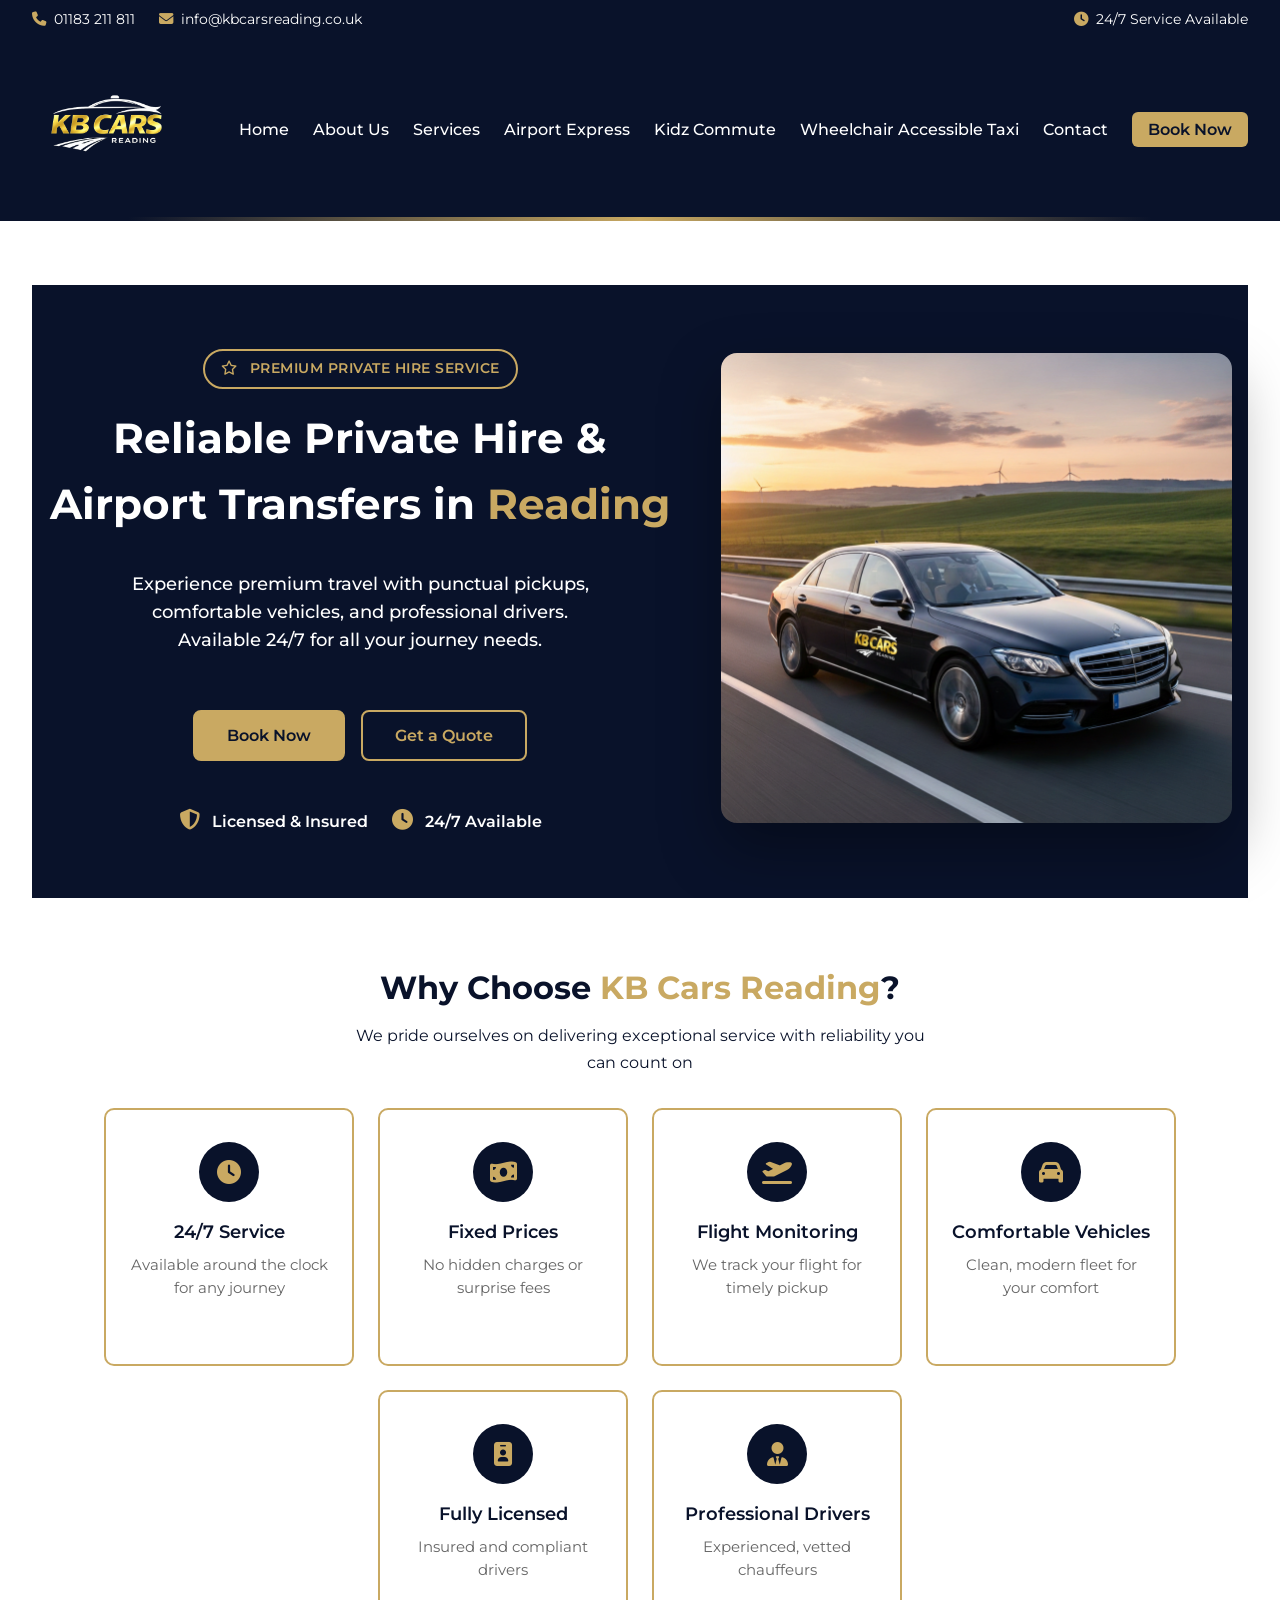
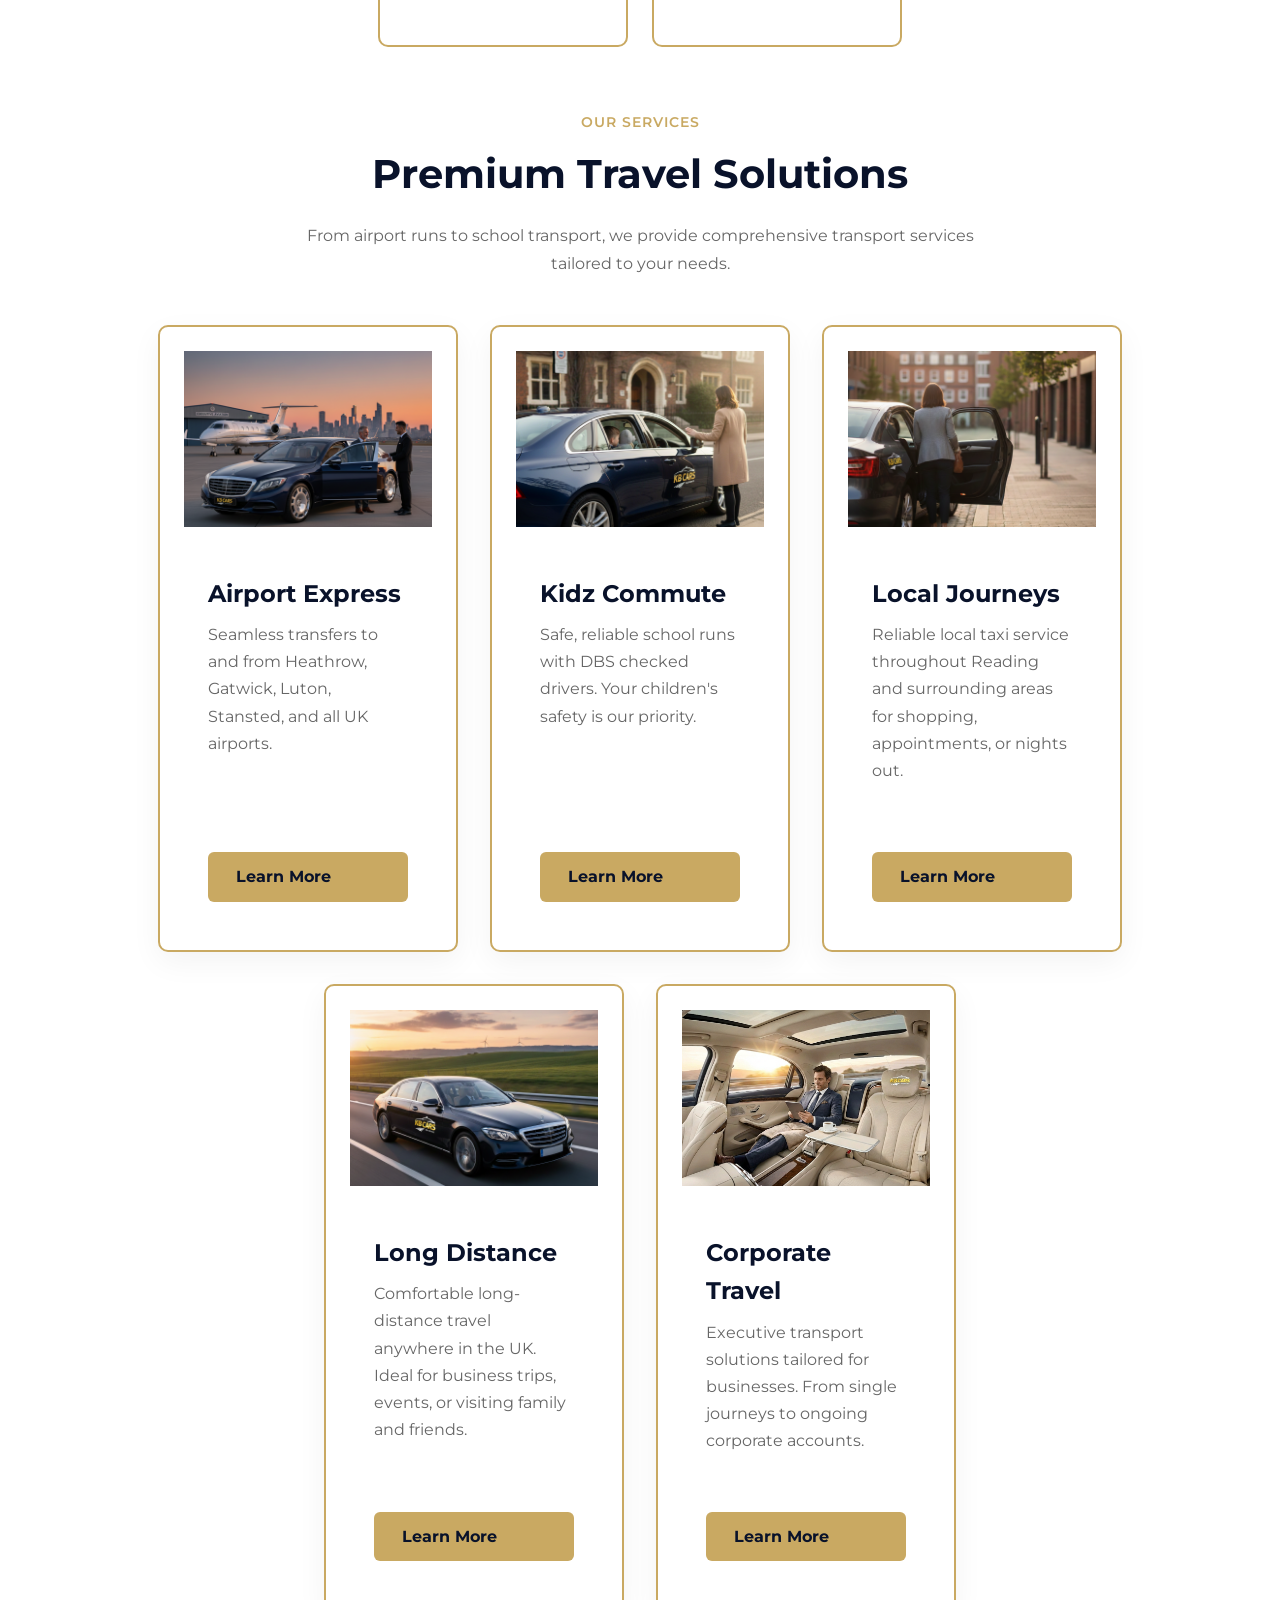
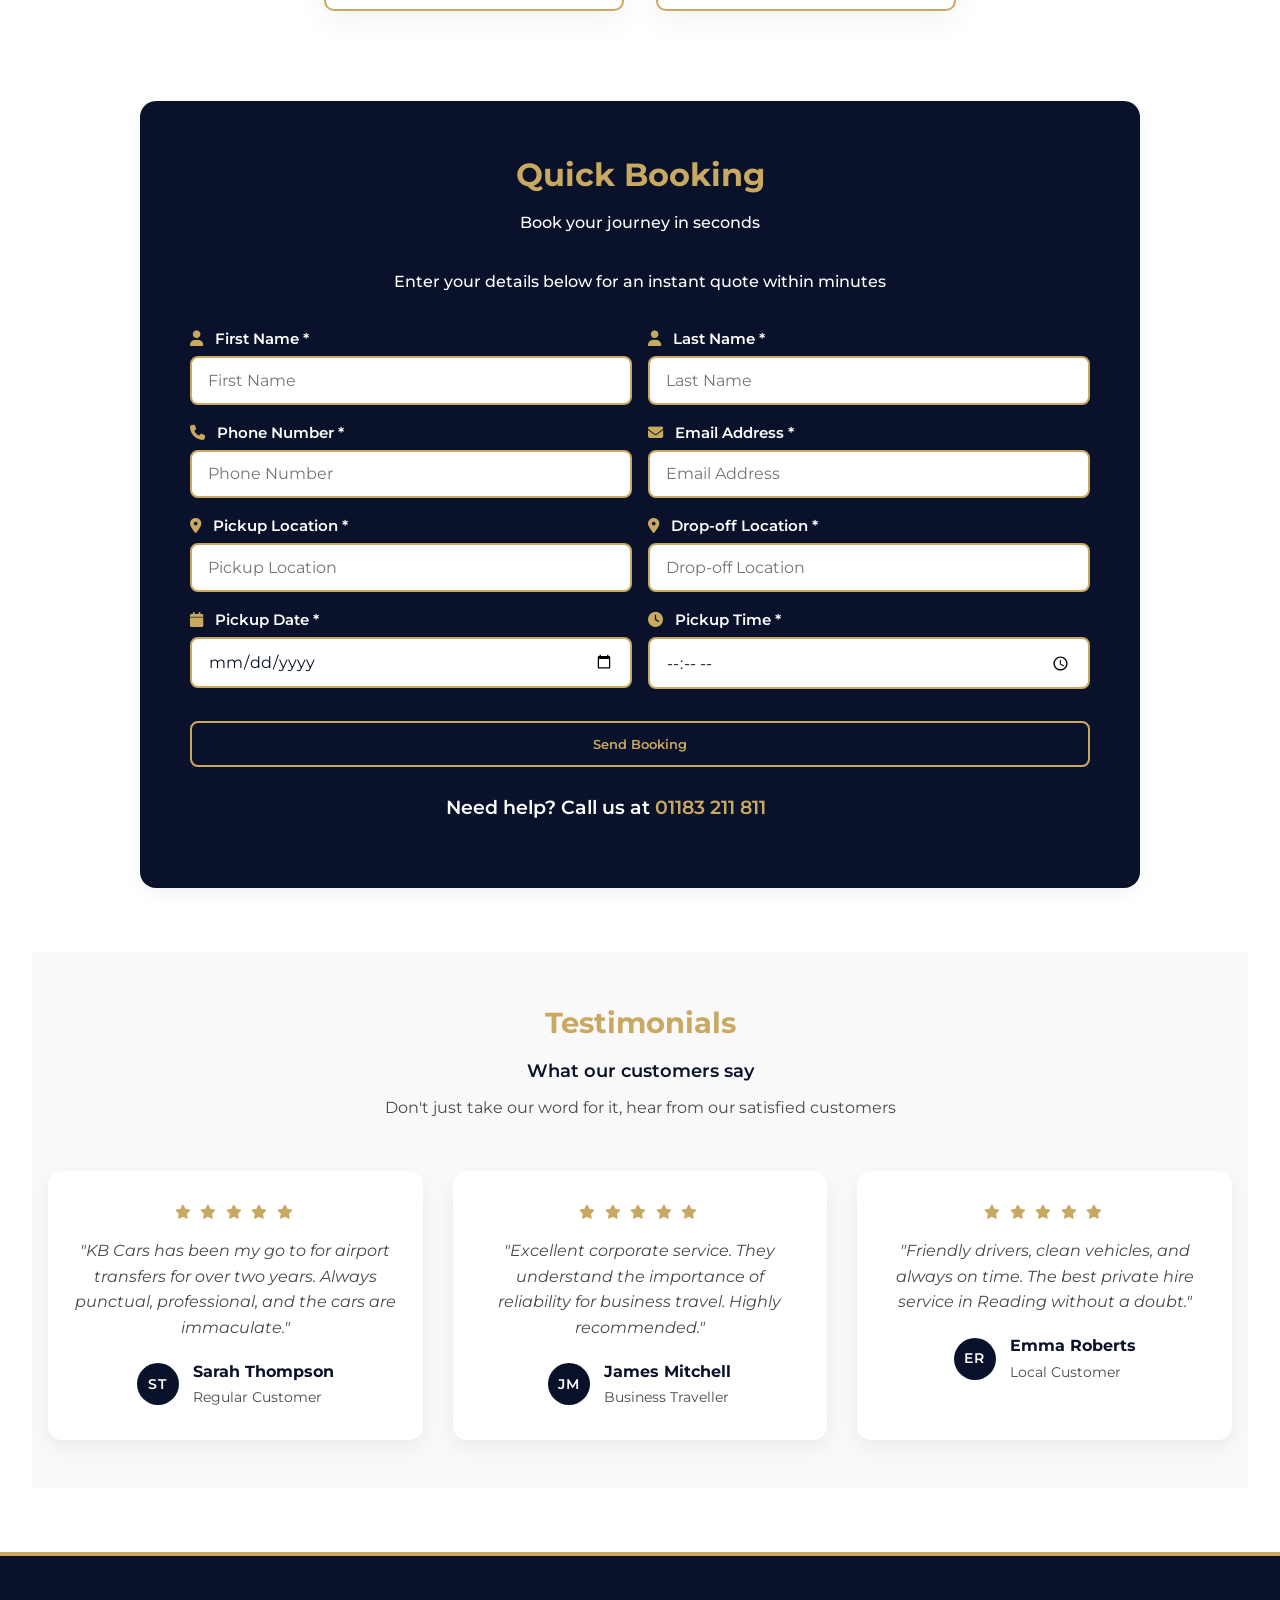
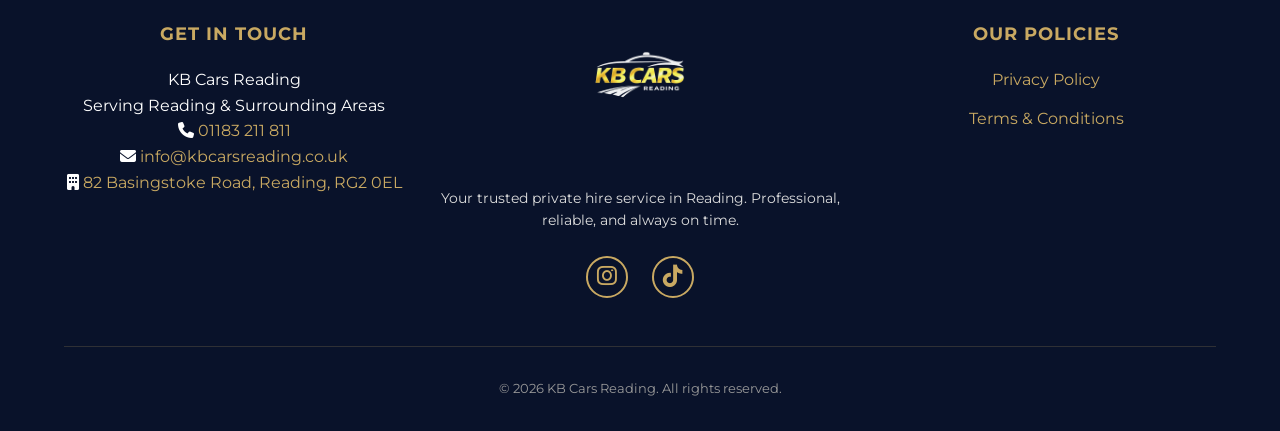
<file: index.html>
<!DOCTYPE html>
<html lang="en">

<head>
  <meta charset="UTF-8">
  <link rel="icon" type="image/png" href="images/transparent-logo.png" />
  <meta name="viewport" content="width=device-width, initial-scale=1.0">
  <title>KB Cars Reading | Private Hire & Airport Transfers</title>

  <!-- Link CSS -->
  <link rel="stylesheet" href="style.css">

  <!-- Google Fonts -->
  <link rel="stylesheet" href="https://fonts.googleapis.com/css2?family=Montserrat:wght@400;600;700&display=swap">

  <!-- Font Awesome for icons -->
  <link rel="stylesheet" href="https://cdnjs.cloudflare.com/ajax/libs/font-awesome/6.5.1/css/all.min.css"
    crossorigin="anonymous" />

</head>

<body class="page-home">

  <!-- TOP INFO BAR -->
  <div class="top-bar">
    <div class="top-bar-left">
      <span>
        <i class="fa-solid fa-phone"></i>
        <a href="tel:+441183211811">01183 211 811</a>
      </span>
      <span>
        <i class="fa-solid fa-envelope"></i>
        <a href="mailto:info@kbcarsreading.co.uk">info@kbcarsreading.co.uk</a>
      </span>
    </div>

    <div class="top-bar-right">
      <i class="fa-solid fa-clock"></i>
      <span>24/7 Service Available</span>
    </div>
  </div>


  <!-- HEADER -->
  <header>
    <div class="logo reveal zoom-in">
      <a href="index.html">
        <img src="images/transparent-logo.png" alt="KB Cars Reading Logo">
      </a>
      <div class="menu-toggle">
        <span></span>
        <span></span>
        <span></span>
      </div>
    </div>

    <nav>
      <ul class="nav-links">
        <li><a href="index.html">Home</a></li>
        <li><a href="about.html">About Us</a></li>
        <li><a href="services.html">Services</a></li>
        <li><a href="airport-express.html">Airport Express</a></li>
        <li><a href="kidz-commute.html">Kidz Commute</a></li>
        <li><a href="accessible.html">Wheelchair Accessible Taxi</a></li>
        <li><a href="contact.html">Contact</a></li>
        <li class="nav-book"><a href="book-now.html">Book Now</a></li>
      </ul>
    </nav>
  </header>

  <main>

    <!-- HERO SECTION -->
    <section class="home-hero">


      <div class="hero-container">

        <!-- LEFT COLUMN -->
        <div class="hero-content reveal">
          <h5 class="subtitle badge">
            <i class="fa-regular fa-star"></i> Premium Private Hire Service
          </h5>

          <h1>
            Reliable Private Hire & Airport Transfers in
            <span class="gold-text">Reading</span>
          </h1>

          <p class="intro">
            Experience premium travel with punctual pickups, comfortable vehicles,
            and professional drivers. Available 24/7 for all your journey needs.
          </p>

          <div class="hero-buttons">
            <a href="book-now.html" class="btn-primary">Book Now</a>
            <a href="contact.html" class="btn-outline">Get a Quote</a>
          </div>

          <div class="hero-trust">
            <div><i class="fa-solid fa-shield-halved gold-icon"></i> Licensed & Insured</div>
            <div><i class="fa-solid fa-clock gold-icon"></i> 24/7 Available</div>
          </div>
        </div>

        <!-- RIGHT COLUMN -->
        <div class="car-long-distance reveal fade-left">
          <img src="images/long-distance.png" alt="KB Cars Reading Private Hire Vehicle">
        </div>

      </div>
    </section>


    <!-- WHY CHOOSE US -->
    <section class="why-choose reveal">
      <h2>Why Choose <span class="gold-text">KB Cars Reading</span>?</h2>

      <p>We pride ourselves on delivering exceptional service with reliability you can count on</p>

      <div class="cards-container">
        <div class="feature-card reveal">
          <div class="icon reveal fade-left"><i class="fa-solid fa-clock"></i></div>
          <h3>24/7 Service</h3>
          <p>Available around the clock for any journey</p>
        </div>

        <div class="feature-card reveal">
          <div class="icon reveal fade-left"><i class="fa-solid fa-money-bill-wave"></i></div>
          <h3>Fixed Prices</h3>
          <p>No hidden charges or surprise fees</p>
        </div>

        <div class="feature-card reveal">
          <div class="icon reveal fade-left"><i class="fa-solid fa-plane-departure"></i></div>
          <h3>Flight Monitoring</h3>
          <p>We track your flight for timely pickup</p>
        </div>

        <div class="feature-card reveal">
          <div class="icon reveal fade-left"><i class="fa-solid fa-car"></i></div>
          <h3>Comfortable Vehicles</h3>
          <p>Clean, modern fleet for your comfort</p>
        </div>

        <div class="feature-card reveal">
          <div class="icon reveal fade-left"><i class="fa-solid fa-id-badge"></i></div>
          <h3>Fully Licensed</h3>
          <p>Insured and compliant drivers</p>
        </div>

        <div class="feature-card reveal">
          <div class="icon reveal fade-left"><i class="fa-solid fa-user-tie"></i></div>
          <h3>Professional Drivers</h3>
          <p>Experienced, vetted chauffeurs</p>
        </div>
      </div>
    </section>


    <!-- SERVICES -->
    <div class="section-header reveal">
      <h2 class="section-label">Our Services</h2>
      <h2 class="section-title">Premium Travel Solutions</h2>
      <p class="section-description">
        From airport runs to school transport, we provide comprehensive transport services tailored to your needs.
      </p>
    </div>


    <!-- Services cards -->
    <div class="services-list reveal">

      <!-- Airport Express -->
      <div class="service-card reveal">
        <div class="service-image reveal fade-left">
          <img src="images/airport-express.png" alt="Airport Express">
        </div>
        <div class="service-content reveal">
          <h3>Airport Express</h3>
          <p>Seamless transfers to and from Heathrow, Gatwick, Luton, Stansted, and all UK airports.</p>
          <a href="airport-express.html" class="btn-primary">Learn More</a>
        </div>
      </div>

      <!-- Kidz Commute -->
      <div class="service-card reveal">
        <div class="service-image reveal fade-left">
          <img src="images/kidz-commute.png" alt="Kidz Commute">
        </div>
        <div class="service-content reveal">
          <h3>Kidz Commute</h3>
          <p>Safe, reliable school runs with DBS checked drivers. Your children's safety is our priority.</p>
          <a href="kidz-commute.html" class="btn-primary">Learn More</a>
        </div>
      </div>

      <!-- Local Journeys -->
      <div class="service-card reveal">
        <div class="service-image reveal fade-left">
          <img src="images/local-journeys.png" alt="Local Journeys">
        </div>
        <div class="service-content reveal">
          <h3>Local Journeys</h3>
          <p>Reliable local taxi service throughout Reading and surrounding areas for shopping, appointments, or nights
            out.</p>
          <a href="services.html" class="btn-primary">Learn More</a>
        </div>
      </div>

      <!-- Long Distance -->
      <div class="service-card reveal">
        <div class="service-image reveal fade-left">
          <img src="images/long-distance.png" alt="Long Distance">
        </div>
        <div class="service-content reveal">
          <h3>Long Distance</h3>
          <p>Comfortable long-distance travel anywhere in the UK. Ideal for business trips, events, or visiting family
            and friends.</p>
          <a href="services.html" class="btn-primary">Learn More</a>
        </div>
      </div>

      <!-- Corporate Travel -->
      <div class="service-card reveal">
        <div class="service-image reveal fade-left">
          <img src="images/corporate-travel.png" alt="Corporate Travel">
        </div>
        <div class="service-content reveal">
          <h3>Corporate Travel</h3>
          <p>Executive transport solutions tailored for businesses. From single journeys to ongoing corporate accounts.
          </p>
          <a href="services.html" class="btn-primary">Learn More</a>
        </div>
      </div>

    </div>
    </section>


    <!-- QUICK BOOKING -->
    <section class="service-block reveal">
      <h2>Quick Booking</h2>
      <p class="intro">Book your journey in seconds </p>
      <p class="intro">Enter your details below for an instant quote within minutes</p>

      <form id="booking-form" class="quick-booking reveal" action="https://formsubmit.co/bookings@kbcarsreading.co.uk"
        method="POST">

        <!-- Customer Contact Details -->
        <div class="form-group">
          <label class="reveal fade-left" for="first_name"><i class="fa-solid fa-user "></i> First Name *</label>
          <input type="text" id="first_name" name="first_name" placeholder="First Name" required>
        </div>

        <div class="form-group">
          <label class="reveal fade-left" for="last_name"><i class="fa-solid fa-user"></i> Last Name *</label>
          <input type="text" id="last_name" name="last_name" placeholder="Last Name" required>
        </div>

        <div class="form-group">
          <label class="reveal fade-left" for="phone"><i class="fa-solid fa-phone"></i> Phone Number *</label>
          <input type="tel" id="phone" name="phone" placeholder="Phone Number" required>
        </div>

        <div class="form-group">
          <label class="reveal fade-left" for="email"><i class="fa-solid fa-envelope"></i> Email Address *</label>
          <input type="email" id="email" name="email" placeholder="Email Address" required>
        </div>

        <!-- Pickup & Drop-off -->
        <div class="form-group">
          <label class="reveal fade-left" for="pickup"><i class="fa-solid fa-location-dot"></i> Pickup Location
            *</label>
          <input type="text" id="pickup" name="pickup" placeholder="Pickup Location" required>
        </div>

        <div class="form-group">
          <label class="reveal fade-left" for="dropoff"><i class="fa-solid fa-map-marker-alt"></i> Drop-off Location
            *</label>
          <input type="text" id="dropoff" name="dropoff" placeholder="Drop-off Location" required>
        </div>

        <!-- Date & Time -->
        <div class="form-group">
          <label class="reveal fade-left" for="date"><i class="fa-solid fa-calendar"></i> Pickup Date *</label>
          <input type="date" id="date" name="date" required>
        </div>

        <div class="form-group">
          <label class="reveal fade-left" for="time"><i class="fa-solid fa-clock"></i> Pickup Time *</label>
          <input type="time" id="time" name="time" required>
        </div>

        <!-- STOPS CATPTCHA -->
        <input type="hidden" name="_captcha" value="false">
        <input type="text" name="_honey" style="display:none">

        <!-- Submit -->
        <button class="btn-primary" type="submit">Send Booking</button>
        <p id="form-message" class="form-message"></p>
      </form>

      <p class="cta-phone reveal fade-left">
        Need help? Call us at <a href="tel:01183211811">01183 211 811</a>
      </p>
    </section>




    <!-- TESTIMONIALS -->
    <section class="light-section reveal">
      <h2>Testimonials</h2>
      <p class="intro reveal">What our customers say</p>
      <p>Don't just take our word for it, hear from our satisfied customers</p>

      <div class="testimonial-grid reveal">
        <div class="testimonial reveal fade-left">
          <p>"KB Cars has been my go to for airport transfers for over two years.
            Always punctual, professional, and the cars are immaculate."</p>
          <div class="customer">
            <div class="avatar">ST</div>
            <div class="customer-info">
              <strong>Sarah Thompson</strong>
              <span>Regular Customer</span>
            </div>
          </div>

        </div>

        <div class="testimonial reveal">
          <p>"Excellent corporate service. They understand the importance of reliability for business travel.
            Highly recommended."</p>
          <div class="customer">
            <div class="avatar">JM</div>
            <div class="customer-info">
              <strong>James Mitchell</strong>
              <span>Business Traveller</span>
            </div>
          </div>

        </div>

        <div class="testimonial reveal fade-right">
          <p>"Friendly drivers, clean vehicles, and always on time.
            The best private hire service in Reading without a doubt."</p>
          <div class="customer">
            <div class="avatar">ER</div>
            <div class="customer-info">
              <strong>Emma Roberts</strong>
              <span>Local Customer</span>
            </div>
          </div>

        </div>
      </div>
    </section>

  </main>


  <!-- FOOTER -->
  <footer id="contact" class="reveal fade-up">
    <div class="footer-container">

      <div class="footer-column footer-left">
        <h3>Get In Touch</h3>
        <p>KB Cars Reading</p>
        <p>Serving Reading & Surrounding Areas</p>
        <p><i class="fa-solid fa-phone"></i> <a href="tel:01183211811">01183 211 811</a></p>
        <p><i class="fa-solid fa-envelope"></i> <a href="mailto:info@kbcarsreading.co.uk">info@kbcarsreading.co.uk</a>
        </p>
        <p><i class="fa-solid fa-building"></i> <a>82 Basingstoke Road, Reading, RG2 0EL</a></p>
      </div>

      <div class="footer-column footer-center">
        <div class="footer-logo">
          <a href="index.html">
            <img src="images/transparent-logo.png" alt="KB Cars Reading Logo">
          </a>
        </div>
        <p class="footer-tagline">
          Your trusted private hire service in Reading. Professional, reliable, and always on time.
        </p>
        <div class="footer-socials">
          <a href="https://instagram.com/kbcarsreading" target="_blank" aria-label="Instagram">
            <i class="fa-brands fa-instagram"></i>
          </a>
          <a href="https://tiktok.com/@kbcars.reading" target="_blank" aria-label="TikTok">
            <i class="fa-brands fa-tiktok"></i>
          </a>
        </div>
      </div>

      <div class="footer-column footer-right">
        <h3>Our Policies</h3>
        <ul>
          <li><a href="policies.html#privacy">Privacy Policy</a></li>
          <li><a href="policies.html#terms">Terms & Conditions</a></li>
        </ul>
      </div>

    </div>

    <div class="footer-bottom">
      <p>&copy; 2026 KB Cars Reading. All rights reserved.</p>
    </div>
  </footer>

  <!-- Link JS -->
  <script src="script.js"></script>
</body>

</html>
</file>
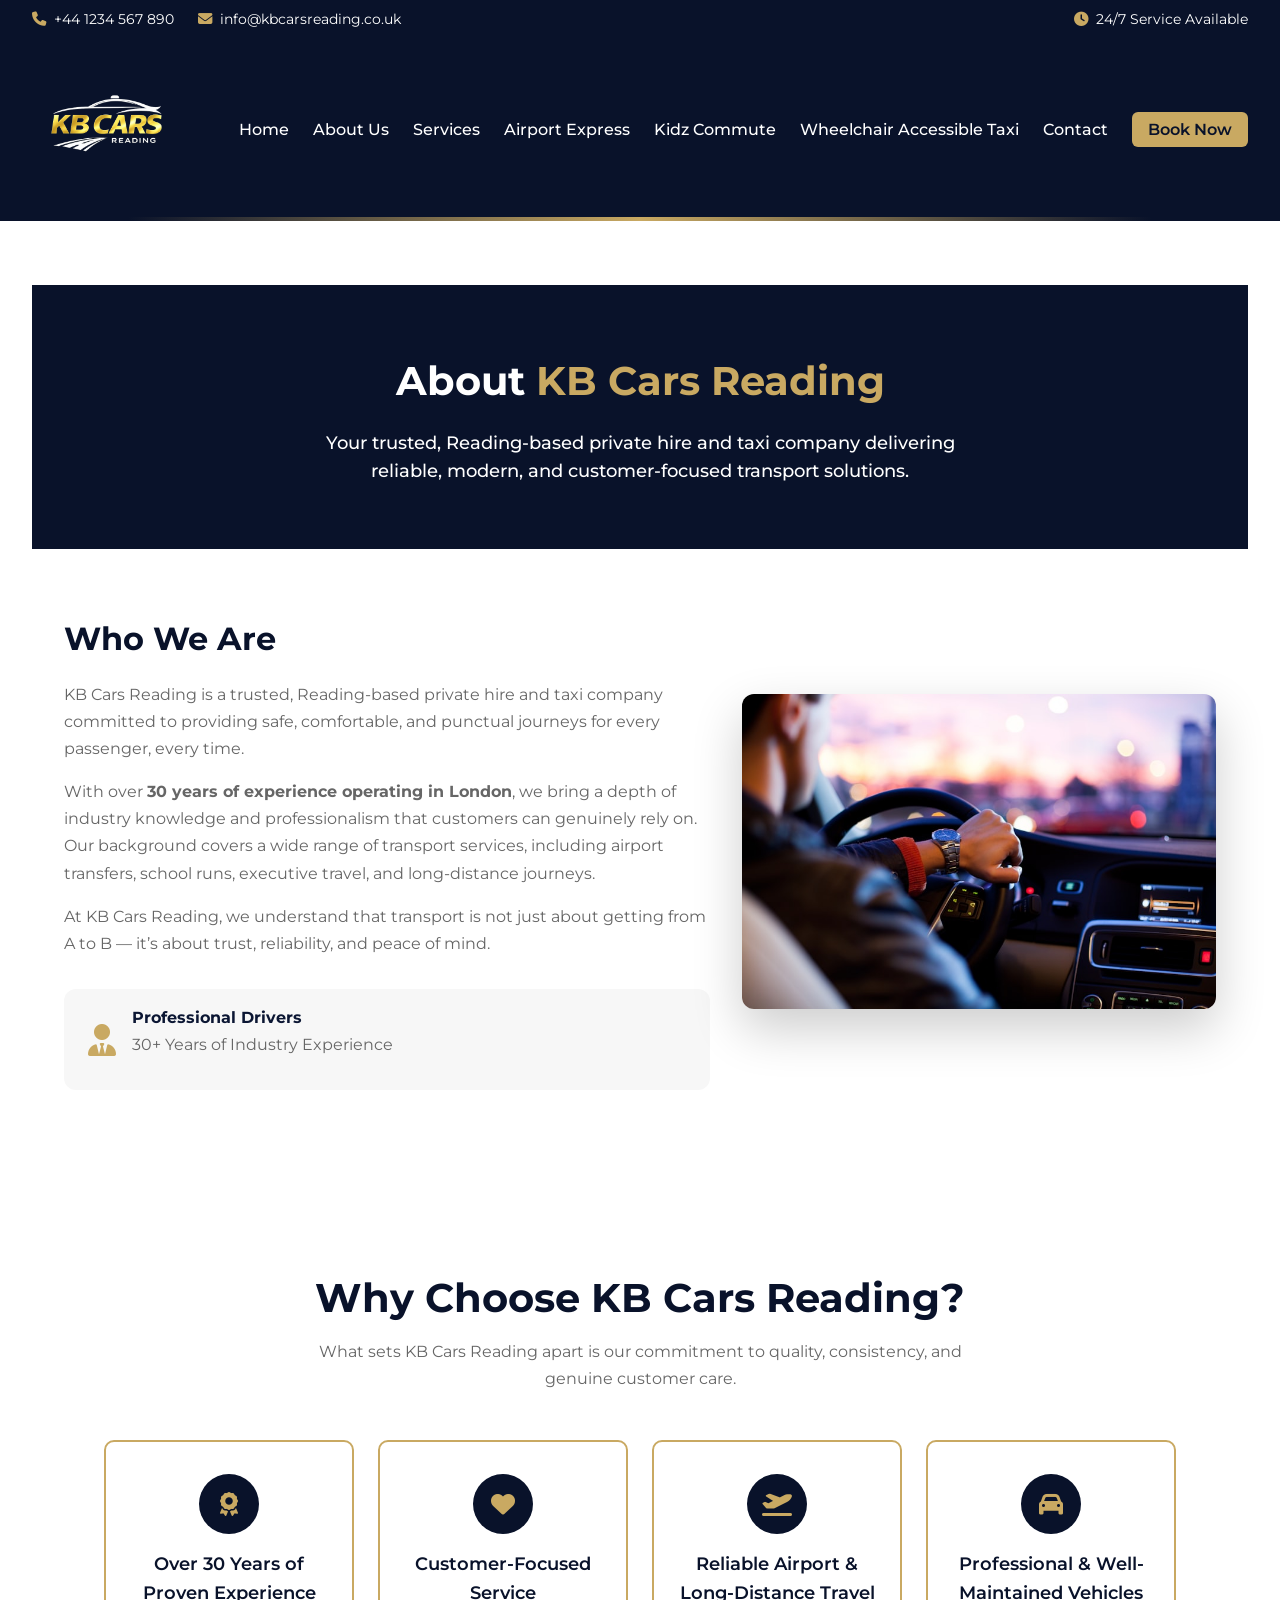
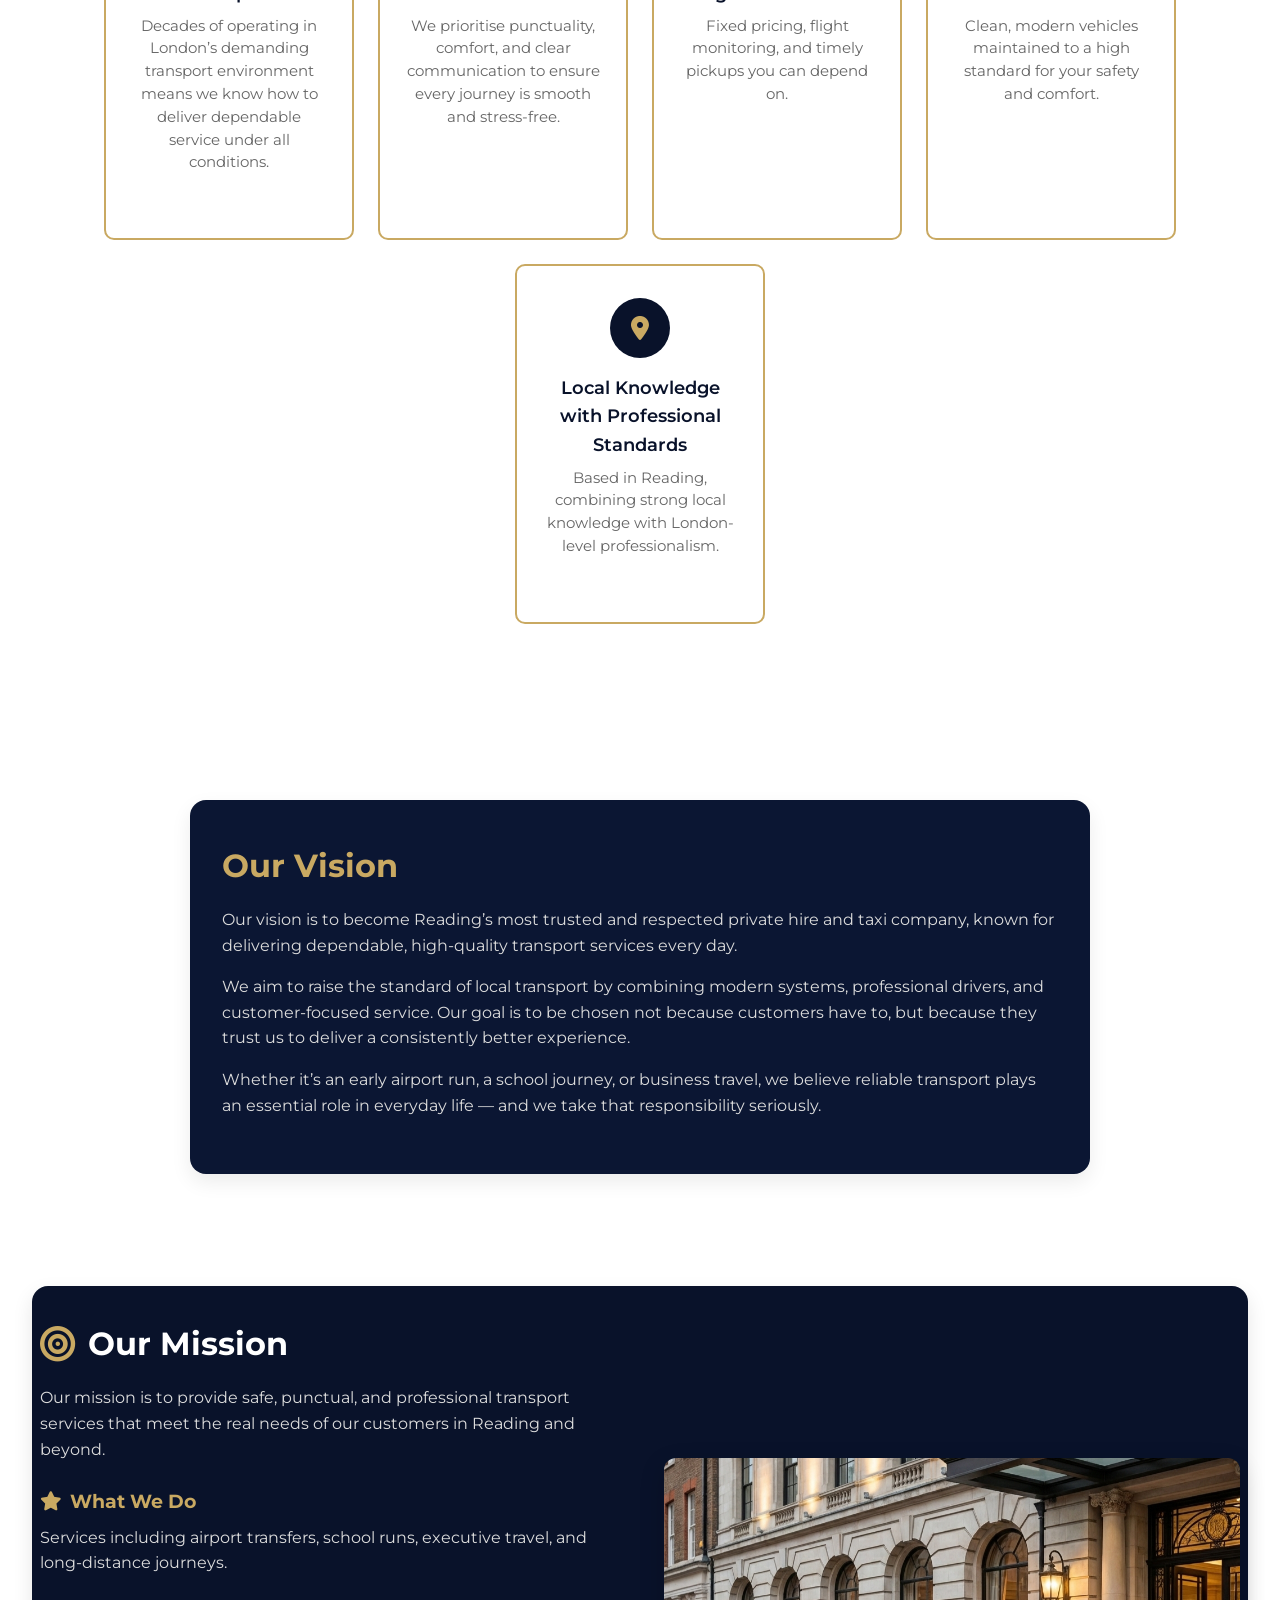
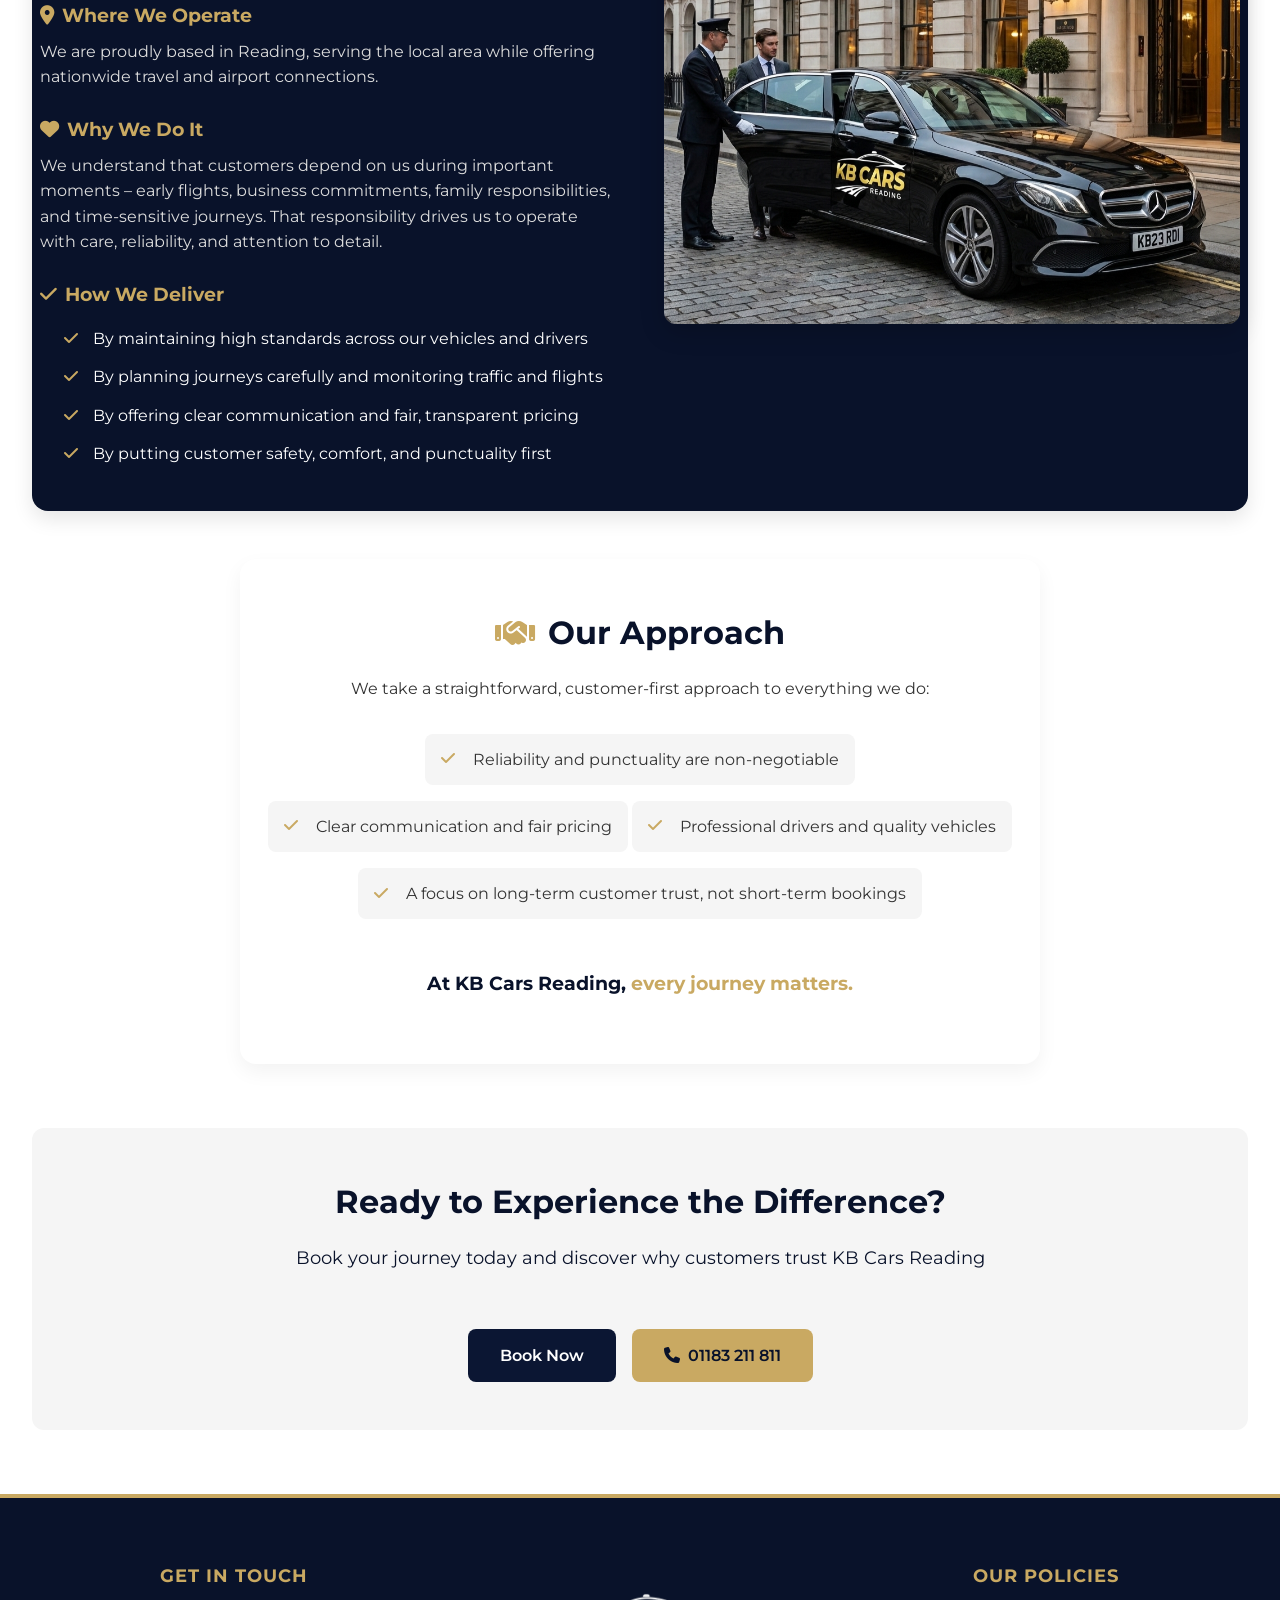
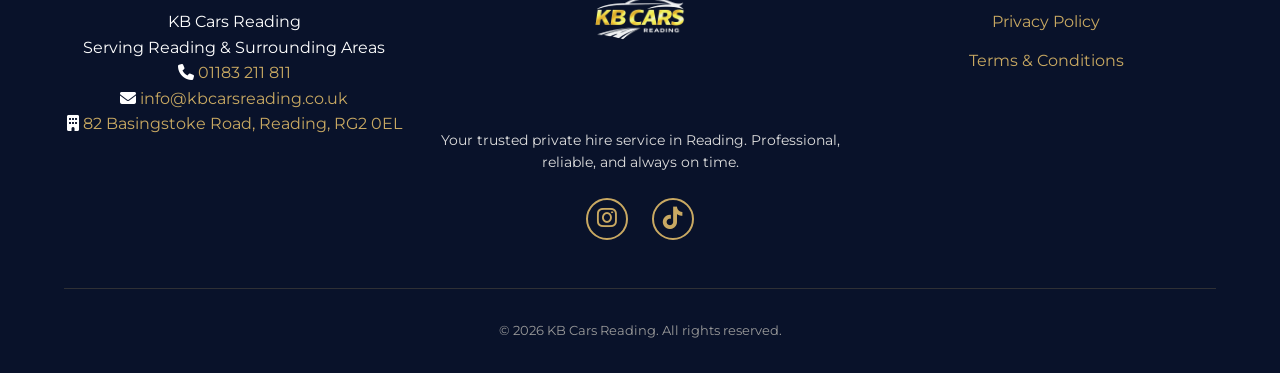
<file: about.html>
<!DOCTYPE html>
<html lang="en">

<head>
  <meta charset="UTF-8">
  <link rel="icon" type="image/png" href="images/transparent-logo.png" />
  <meta name="viewport" content="width=device-width, initial-scale=1.0">
  <title>About Us | KB Cars Reading</title>


  <!-- Link CSS -->
  <link rel="stylesheet" href="style.css">

  <!-- Google Fonts -->
  <link rel="stylesheet" href="https://fonts.googleapis.com/css2?family=Montserrat:wght@400;600;700&display=swap">

  <!-- Font Awesome for icons -->
  <link rel="stylesheet" href="https://cdnjs.cloudflare.com/ajax/libs/font-awesome/6.5.1/css/all.min.css"
    crossorigin="anonymous" />

</head>

<body class="page-about">

  <!-- TOP INFO BAR -->
  <div class="top-bar">
    <div class="top-bar-left">
      <span>
        <i class="fa-solid fa-phone"></i>
        <a href="tel:+441234567890">+44 1234 567 890</a>
      </span>
      <span>
        <i class="fa-solid fa-envelope"></i>
        <a href="mailto:info@kbcarsreading.co.uk">info@kbcarsreading.co.uk</a>
      </span>
    </div>

    <div class="top-bar-right">
      <i class="fa-solid fa-clock"></i>
      <span>24/7 Service Available</span>
    </div>
  </div>


  <!-- HEADER -->
  <header>
    <div class="logo reveal zoom-in">
      <a href="index.html">
        <img src="images/transparent-logo.png" alt="KB Cars Reading Logo">
      </a>
      <div class="menu-toggle">
        <span></span>
        <span></span>
        <span></span>
      </div>
    </div>

    <nav>
      <ul class="nav-links">
        <li><a href="index.html">Home</a></li>
        <li><a href="about.html">About Us</a></li>
        <li><a href="services.html">Services</a></li>
        <li><a href="airport-express.html">Airport Express</a></li>
        <li><a href="kidz-commute.html">Kidz Commute</a></li>
        <li><a href="accessible.html">Wheelchair Accessible Taxi</a></li>
        <li><a href="contact.html">Contact</a></li>
        <li class="nav-book"><a href="book-now.html">Book Now</a></li>
      </ul>
    </nav>
  </header>



  <main>
    <section class="about-page reveal">
      <h1>
        <span class="about">About</span> <span class="kb-cars">KB Cars Reading</span>
      </h1>
      <p class="intro reveal">
        Your trusted, Reading-based private hire and taxi company delivering reliable, modern, and customer-focused
        transport solutions.
      </p>
    </section>


    <!-- WHO WE ARE -->
    <section class="about-section reveal">
      <div class="about-container">
        <div class="about-text reveal">
          <h2>Who We Are</h2>
          <p>
            KB Cars Reading is a trusted, Reading-based private hire and taxi company committed to providing safe,
            comfortable, and punctual journeys for every passenger, every time.
          </p>
          <p>
            With over <strong>30 years of experience operating in London</strong>, we bring a depth of industry
            knowledge and professionalism that customers can genuinely rely on. Our background covers a wide range of
            transport services, including airport transfers, school runs, executive travel, and long-distance journeys.
          </p>
          <p>
            At KB Cars Reading, we understand that transport is not just about getting from A to B — it’s about trust,
            reliability, and peace of mind.
          </p>

          <div class="experience-highlight reveal">
            <i class="fa-solid fa-user-tie"></i>
            <div>
              <strong>Professional Drivers</strong>
              <p>30+ Years of Industry Experience</p>
            </div>
          </div>
        </div>

        <div class="about-image reveal fade-left">
          <img src="images/inside-car.png" alt="Inside Car">
        </div>
      </div>
    </section>


    <!-- WHY CHOOSE US -->
    <section class="why-choose about-section reveal">
      <div class="section-header reveal">
        <h2 class="section-title">Why Choose KB Cars Reading?</h2>
        <p class="section-description">
          What sets KB Cars Reading apart is our commitment to quality, consistency, and genuine customer care.
        </p>
      </div>

      <div class="cards-container">
        <div class="feature-card reveal">
          <div class="icon reveal fade-left"><i class="fa-solid fa-award"></i></div>
          <h3>Over 30 Years of Proven Experience</h3>
          <p>Decades of operating in London’s demanding transport environment means we know how to deliver dependable
            service under all conditions.</p>
        </div>

        <div class="feature-card reveal">
          <div class="icon reveal fade-left"><i class="fa-solid fa-heart"></i></div>
          <h3>Customer-Focused Service</h3>
          <p>We prioritise punctuality, comfort, and clear communication to ensure every journey is smooth and
            stress-free.</p>
        </div>

        <div class="feature-card reveal">
          <div class="icon reveal fade-left"><i class="fa-solid fa-plane-departure"></i></div>
          <h3>Reliable Airport & Long-Distance Travel</h3>
          <p>Fixed pricing, flight monitoring, and timely pickups you can depend on.</p>
        </div>

        <div class="feature-card reveal">
          <div class="icon reveal fade-left"><i class="fa-solid fa-car"></i></div>
          <h3>Professional & Well-Maintained Vehicles</h3>
          <p>Clean, modern vehicles maintained to a high standard for your safety and comfort.</p>
        </div>

        <div class="feature-card reveal">
          <div class="icon reveal fade-left"><i class="fa-solid fa-location-dot"></i></div>
          <h3>Local Knowledge with Professional Standards</h3>
          <p>Based in Reading, combining strong local knowledge with London-level professionalism.</p>
        </div>
      </div>
    </section>


    <!-- OUR VISION -->
    <section class="about-section vision-section reveal">
      <div class="vision-card">
        <h2>Our Vision</h2>
        <p>
          Our vision is to become Reading’s most trusted and respected private hire and taxi company, known for
          delivering dependable, high-quality transport services every day.
        </p>
        <p>
          We aim to raise the standard of local transport by combining modern systems, professional drivers, and
          customer-focused service. Our goal is to be chosen not because customers have to, but because they trust us to
          deliver a consistently better experience.
        </p>
        <p>
          Whether it’s an early airport run, a school journey, or business travel, we believe reliable transport plays
          an essential role in everyday life — and we take that responsibility seriously.
        </p>
      </div>
    </section>


    <!-- OUR MISSION -->
    <section class="about-section mission-section reveal">
      <div class="mission-container">
        <!-- Left Column: Text -->
        <div class="mission-text reveal">
          <h2 class=" reveal fade-left"><i class="fa-solid fa-bullseye mission-icon"></i> Our Mission</h2>
          <p>
            Our mission is to provide safe, punctual, and professional transport services that meet the real needs of
            our customers in Reading and beyond.
          </p>

          <h3 class=" reveal fade-left"><i class="fa-solid fa-star mission-category-icon"></i> What We Do</h3>
          <p>
            Services including airport transfers, school runs, executive travel, and long-distance journeys.
          </p>

          <h3 class=" reveal fade-left"><i class="fa-solid fa-map-marker-alt mission-category-icon"></i> Where We
            Operate</h3>
          <p>
            We are proudly based in Reading, serving the local area while offering nationwide travel and airport
            connections.
          </p>

          <h3 class=" reveal fade-left"><i class="fa-solid fa-heart mission-category-icon"></i> Why We Do It</h3>
          <p>
            We understand that customers depend on us during important moments – early flights, business commitments,
            family responsibilities, and time-sensitive journeys. That responsibility drives us to operate with care,
            reliability, and attention to detail.
          </p>

          <h3 class=" reveal fade-left"><i class="fa-solid fa-check mission-category-icon"></i> How We Deliver</h3>
          <ul class="mission-list">
            <li>By maintaining high standards across our vehicles and drivers</li>
            <li>By planning journeys carefully and monitoring traffic and flights</li>
            <li>By offering clear communication and fair, transparent pricing</li>
            <li>By putting customer safety, comfort, and punctuality first</li>
          </ul>

        </div>

        <!-- Right Column: Image -->
        <div class="mission-image  reveal fade-right">
          <img src="images/hotel-car.png" alt="hotel-car">

        </div>
      </div>
    </section>

    <section class="about-section approach-section reveal">
      <h2><i class="fa-solid fa-handshake approach-icon"></i> Our Approach</h2>
      <p>We take a straightforward, customer-first approach to everything we do:</p>

      <ul class="approach-list reveal">
        <li class=" reveal fade-down">Reliability and punctuality are non-negotiable</li>
        <li class=" reveal fade-left">Clear communication and fair pricing</li>
        <li class=" reveal fade-right">Professional drivers and quality vehicles</li>
        <li class=" reveal fade-up">A focus on long-term customer trust, not short-term bookings</li>
      </ul>

      <p class="approach-final reveal">
        <span class="white-text">At KB Cars Reading,</span>
        <span class="gold-text"> every journey matters.</span>
      </p>

    </section>

    <section class="about-cta reveal">
      <h2>Ready to Experience the Difference?</h2>
      <p>Book your journey today and discover why customers trust KB Cars Reading</p>
      <div class="cta-buttons">
        <a href="book-now.html" class="btn-book reveal fade-left">Book Now</a>
        <a href="tel:01183211811" class="btn-call reveal fade-right ">
          <i class="fa-solid fa-phone"></i> 01183 211 811
        </a>
      </div>
    </section>


  </main>



  <!-- FOOTER -->
  <footer id="contact" class="reveal fade-up">
    <div class="footer-container">

      <div class="footer-column footer-left">
        <h3>Get In Touch</h3>
        <p>KB Cars Reading</p>
        <p>Serving Reading & Surrounding Areas</p>
        <p><i class="fa-solid fa-phone"></i> <a href="tel:01183211811">01183 211 811</a></p>
        <p><i class="fa-solid fa-envelope"></i> <a href="mailto:info@kbcarsreading.co.uk">info@kbcarsreading.co.uk</a>
        </p>
        <p><i class="fa-solid fa-building"></i> <a>82 Basingstoke Road, Reading, RG2 0EL</a></p>
      </div>

      <div class="footer-column footer-center">
        <div class="footer-logo">
          <a href="index.html">
            <img src="images/transparent-logo.png" alt="KB Cars Reading Logo">
          </a>
        </div>
        <p class="footer-tagline">
          Your trusted private hire service in Reading. Professional, reliable, and always on time.
        </p>
        <div class="footer-socials">
          <a href="https://instagram.com/kbcarsreading" target="_blank" aria-label="Instagram">
            <i class="fa-brands fa-instagram"></i>
          </a>
          <a href="https://tiktok.com/@kbcars.reading" target="_blank" aria-label="TikTok">
            <i class="fa-brands fa-tiktok"></i>
          </a>
        </div>
      </div>

      <div class="footer-column footer-right">
        <h3>Our Policies</h3>
        <ul>
          <li><a href="policies.html#privacy">Privacy Policy</a></li>
          <li><a href="policies.html#terms">Terms & Conditions</a></li>
        </ul>
      </div>

    </div>

    <div class="footer-bottom">
      <p>&copy; 2026 KB Cars Reading. All rights reserved.</p>
    </div>
  </footer>

  <!-- Link JS -->
  <script src="script.js"></script>
</body>

</html>
</file>
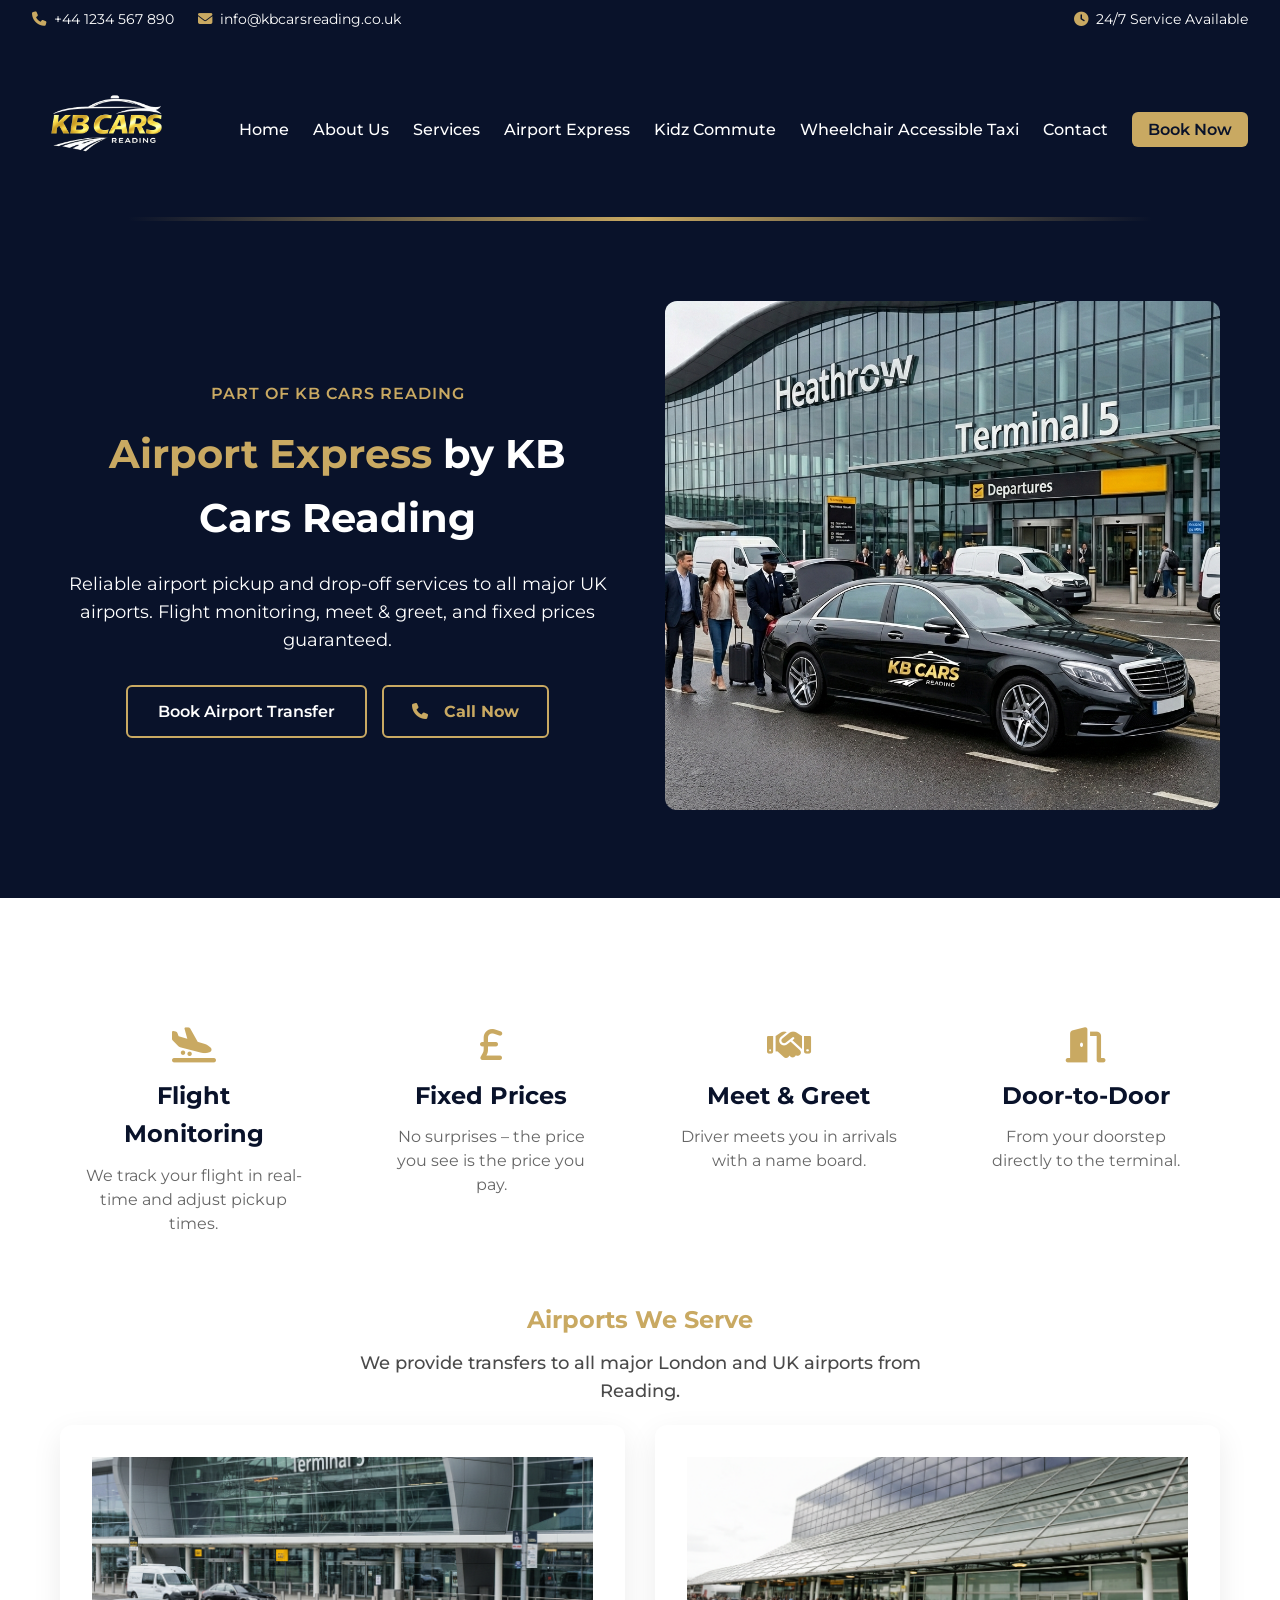
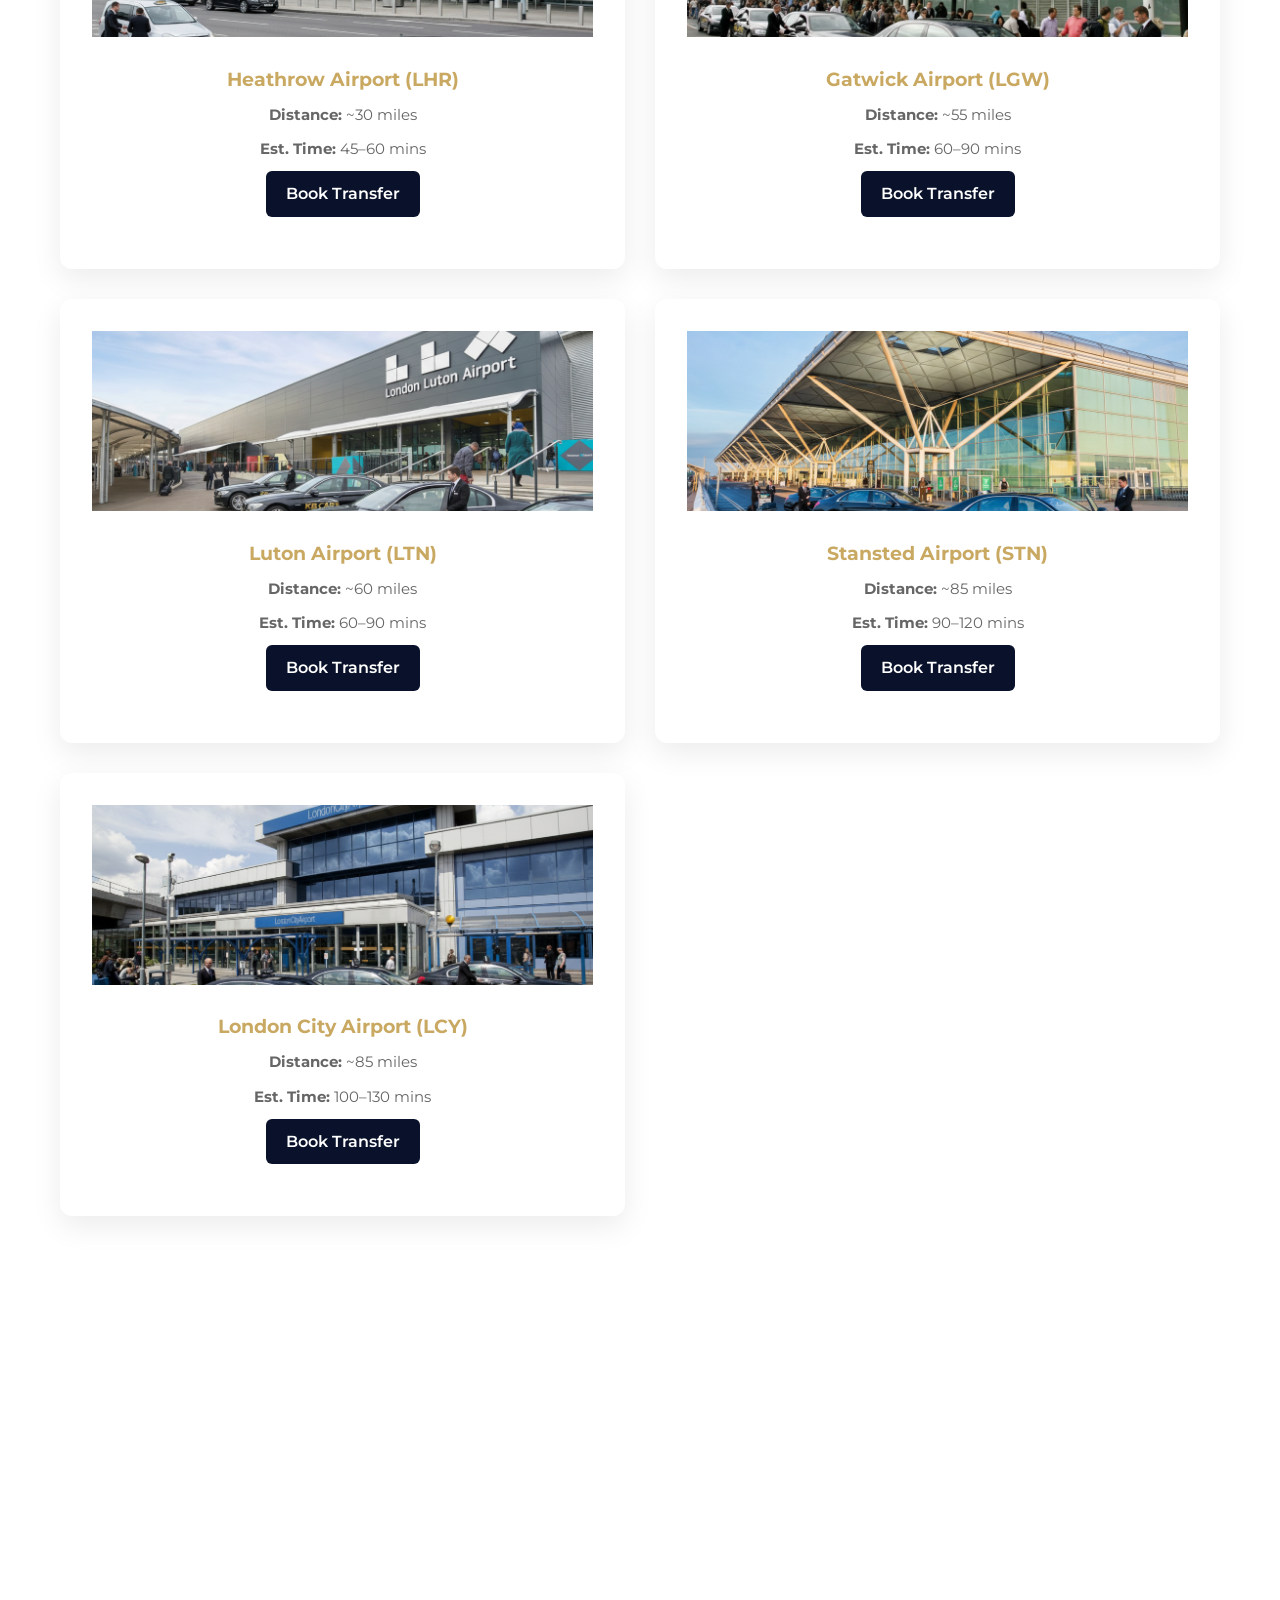
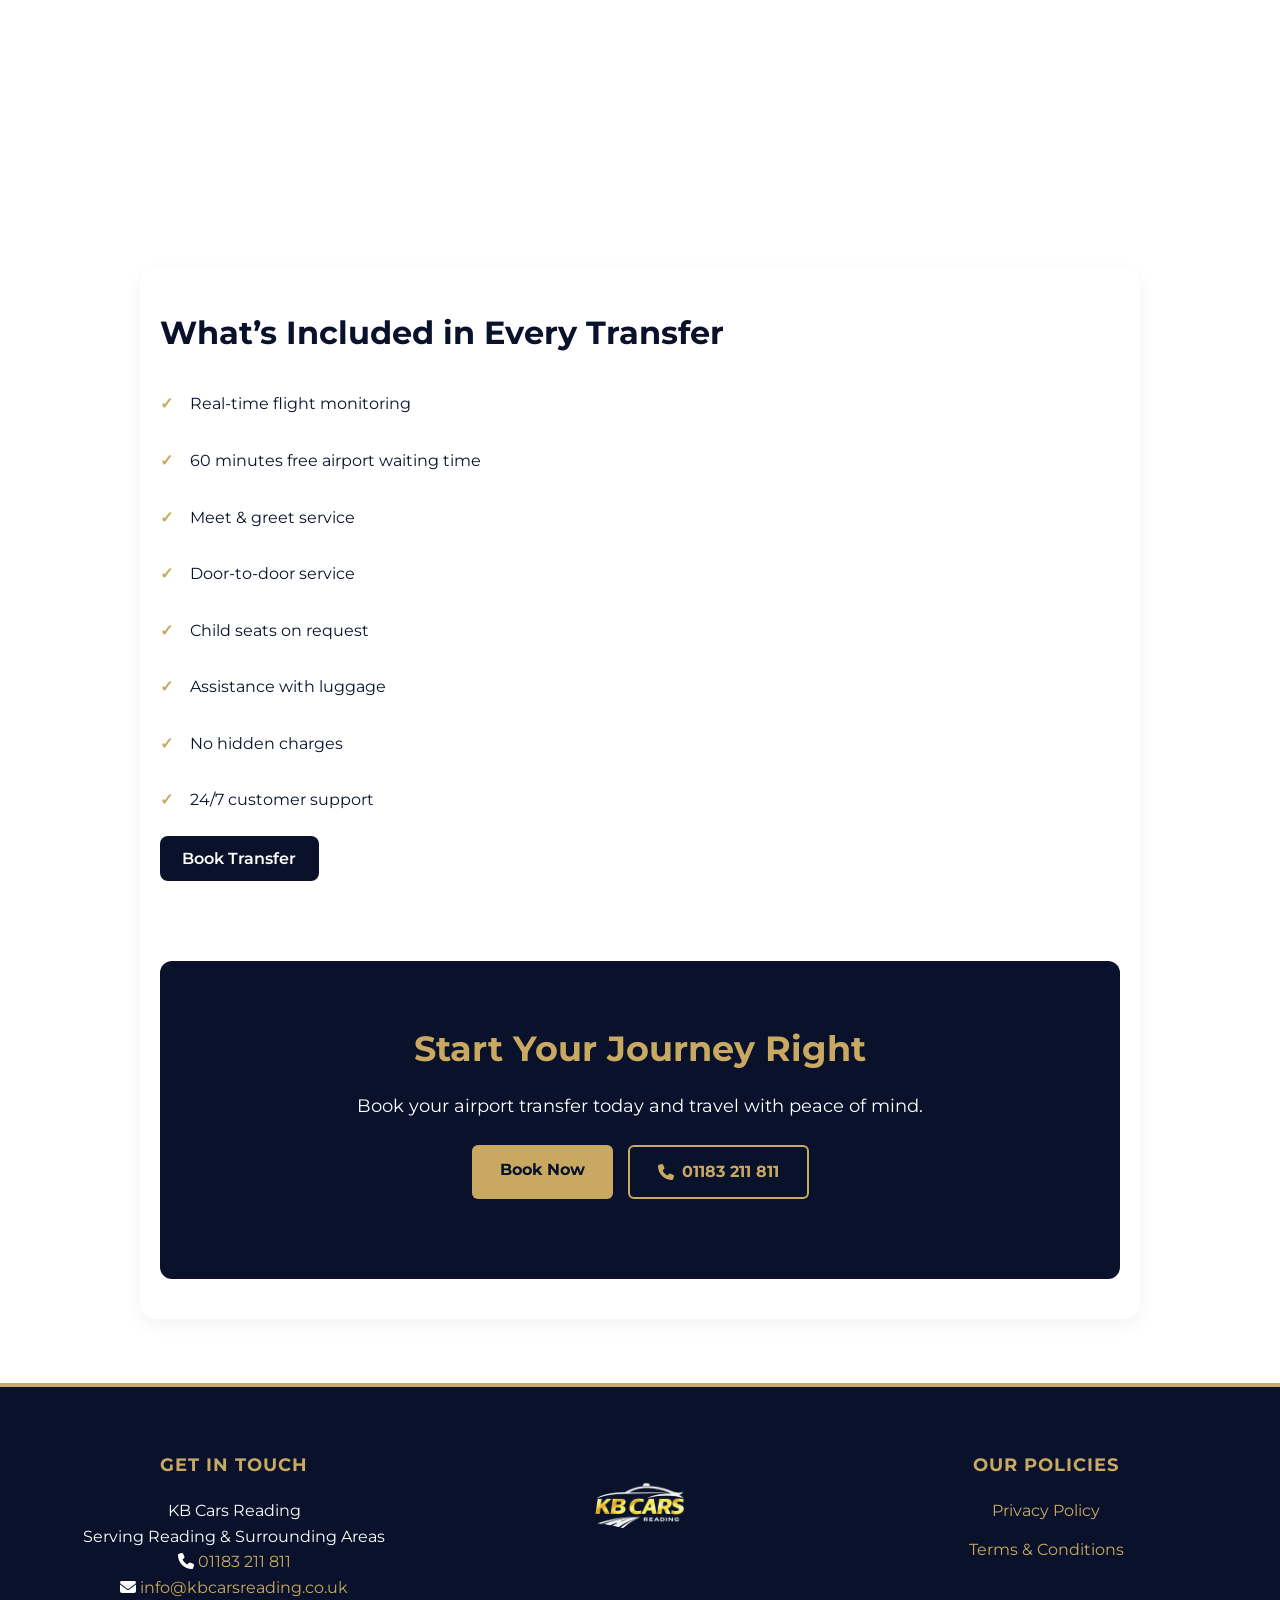
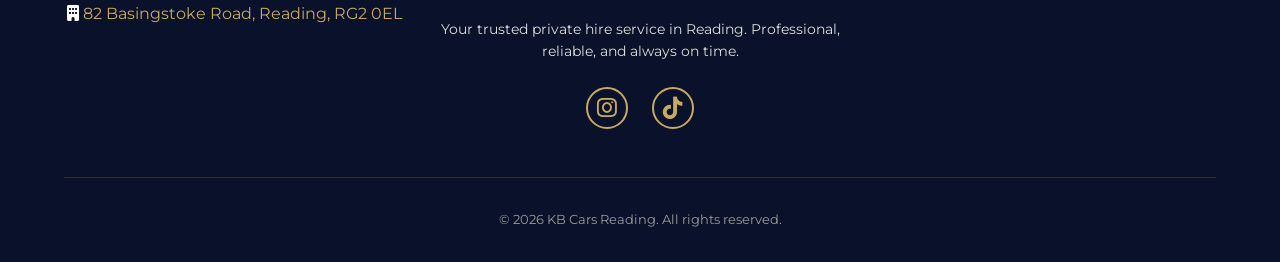
<file: airport-express.html>
<!DOCTYPE html>
<html lang="en">

<head>
  <meta charset="UTF-8">
  <link rel="icon" type="image/png" href="images/transparent-logo.png" />
  <meta name="viewport" content="width=device-width, initial-scale=1.0">
  <title>KB Cars Reading | Private Hire & Airport Transfers</title>

  <!-- Link CSS -->
  <link rel="stylesheet" href="style.css">

  <!-- Google Fonts -->
  <link rel="stylesheet" href="https://fonts.googleapis.com/css2?family=Montserrat:wght@400;600;700&display=swap">

  <!-- Font Awesome for icons -->
  <link rel="stylesheet" href="https://cdnjs.cloudflare.com/ajax/libs/font-awesome/6.5.1/css/all.min.css"
    crossorigin="anonymous" />

</head>

<body class="page-airport">

  <!-- TOP INFO BAR -->
  <div class="top-bar">
    <div class="top-bar-left">
      <span>
        <i class="fa-solid fa-phone"></i>
        <a href="tel:+441234567890">+44 1234 567 890</a>
      </span>
      <span>
        <i class="fa-solid fa-envelope"></i>
        <a href="mailto:info@kbcarsreading.co.uk">info@kbcarsreading.co.uk</a>
      </span>
    </div>

    <div class="top-bar-right">
      <i class="fa-solid fa-clock"></i>
      <span>24/7 Service Available</span>
    </div>
  </div>


  <!-- HEADER -->
  <header>
    <div class="logo reveal zoom-in">
      <a href="index.html">
        <img src="images/transparent-logo.png" alt="KB Cars Reading Logo">
      </a>
      <div class="menu-toggle">
        <span></span>
        <span></span>
        <span></span>
      </div>
    </div>

    <nav>
      <ul class="nav-links">
        <li><a href="index.html">Home</a></li>
        <li><a href="about.html">About Us</a></li>
        <li><a href="services.html">Services</a></li>
        <li><a href="airport-express.html">Airport Express</a></li>
        <li><a href="kidz-commute.html">Kidz Commute</a></li>
        <li><a href="accessible.html">Wheelchair Accessible Taxi</a></li>
        <li><a href="contact.html">Contact</a></li>
        <li class="nav-book"><a href="book-now.html">Book Now</a></li>
      </ul>
    </nav>
  </header>
  <section class="services-hero airport-hero">
    <div class="hero-grid">

      <!-- Left column: text -->
      <div class="hero-text reveal">
        <span class="tagline">Part of KB Cars Reading</span>
        <h1>
          <span class="highlight-gold">Airport Express</span>
          <span class="highlight-white"> by KB Cars Reading</span>
        </h1>
        <p class="intro">
          Reliable airport pickup and drop-off services to all major UK airports.
          Flight monitoring, meet & greet, and fixed prices guaranteed.
        </p>

        <div class="hero-actions">
          <a href="book-now.html" class="btn-primary">Book Airport Transfer</a>
          <a href="tel:01183 211 811" class="btn-secondary btn-bordered">
            <i class="fa-solid fa-phone"></i> Call Now
          </a>
        </div>

      </div>

      <!-- Right column: image -->
      <div class="hero-image reveal fade-right">
        <img src="images/airport-pickup.png" alt="Airport transfer">
      </div>

    </div>
  </section>


  <section>
    <div class="features-grid">
      <div class="feature reveal fade-left">
        <i class="fa-solid fa-plane-arrival"></i>
        <h3>Flight Monitoring</h3>
        <p>We track your flight in real-time and adjust pickup times.</p>
      </div>

      <div class="feature reveal fade-down">
        <i class="fa-solid fa-sterling-sign"></i>
        <h3>Fixed Prices</h3>
        <p>No surprises – the price you see is the price you pay.</p>
      </div>

      <div class="feature reveal fade-up">
        <i class="fa-solid fa-handshake"></i>
        <h3>Meet & Greet</h3>
        <p>Driver meets you in arrivals with a name board.</p>
      </div>

      <div class="feature reveal fade-right">
        <i class="fa-solid fa-door-open"></i>
        <h3>Door-to-Door</h3>
        <p>From your doorstep directly to the terminal.</p>
      </div>
    </div>
  </section>

  <section class="airports-section reveal">
    <h2>Airports We Serve</h2>
    <p class="intro">
      We provide transfers to all major London and UK airports from Reading.
    </p>

    <div class="airports-grid">
      <!-- Heathrow -->
      <div class="airport-card">
        <div class="airport-image reveal fade-left">
          <img src="images/heathrow-airport.png" alt="Heathrow Airport">
        </div>
        <div class="airport-content reveal">
          <h3>Heathrow Airport (LHR)</h3>
          <p><strong>Distance:</strong> ~30 miles</p>
          <p><strong>Est. Time:</strong> 45–60 mins</p>
          <a href="book-now.html" class="btn-secondary">Book Transfer</a>
        </div>
      </div>

      <!-- Gatwick -->
      <div class="airport-card">
        <div class="airport-image reveal fade-right">
          <img src="images/gatwick-airport.png" alt="Gatwick Airport">
        </div>
        <div class="airport-content reveal">
          <h3>Gatwick Airport (LGW)</h3>
          <p><strong>Distance:</strong> ~55 miles</p>
          <p><strong>Est. Time:</strong> 60–90 mins</p>
          <a href="book-now.html" class="btn-secondary">Book Transfer</a>
        </div>
      </div>

      <!-- Luton -->
      <div class="airport-card">
        <div class="airport-image reveal fade-left">
          <img src="images/luton-airport.png" alt="Luton Airport">
        </div>
        <div class="airport-content reveal">
          <h3>Luton Airport (LTN)</h3>
          <p><strong>Distance:</strong> ~60 miles</p>
          <p><strong>Est. Time:</strong> 60–90 mins</p>
          <a href="book-now.html" class="btn-secondary">Book Transfer</a>
        </div>
      </div>

      <!-- Stansted -->
      <div class="airport-card">
        <div class="airport-image reveal fade-right">
          <img src="images/stansted-airport.png" alt="Stansted Airport">
        </div>
        <div class="airport-content reveal">
          <h3>Stansted Airport (STN)</h3>
          <p><strong>Distance:</strong> ~85 miles</p>
          <p><strong>Est. Time:</strong> 90–120 mins</p>
          <a href="book-now.html" class="btn-secondary">Book Transfer</a>
        </div>
      </div>

      <!-- London City -->
      <div class="airport-card">
        <div class="airport-image reveal fade-left">
          <img src="images/london-city-airport.png" alt="London City Airport">
        </div>
        <div class="airport-content reveal">
          <h3>London City Airport (LCY)</h3>
          <p><strong>Distance:</strong> ~85 miles</p>
          <p><strong>Est. Time:</strong> 100–130 mins</p>
          <a href="book-now.html" class="btn-secondary">Book Transfer</a>
        </div>
      </div>
    </div>
  </section>

  <section class="service-block steps-block reveal">
    <h4 class="steps-subtitle">Simple Process</h4>
    <h2 class="steps-title">How It Works</h2>

    <div class="steps reveal fade-left">
      <div class="step reveal fade-left">
        <span class="step-number">01</span>
        <h3>Book Online</h3>
        <p>Enter your flight details and pickup location.</p>
      </div>

      <div class="arrow">→</div>

      <div class="step reveal fade-left">
        <span class="step-number">02</span>
        <h3>Confirmation</h3>
        <p>Receive instant confirmation and driver details.</p>
      </div>

      <div class="arrow">→</div>

      <div class="step reveal fade-left">
        <span class="step-number">03</span>
        <h3>Enjoy Your Ride</h3>
        <p>Relax while we handle your airport journey.</p>
      </div>
    </div>
  </section>

  <section class="service-block included-section reveal">
    <h2>What’s Included in Every Transfer</h2>

    <ul class="included-list reveal">
      <li class="reveal zoom-in">Real-time flight monitoring</li>
      <li class="reveal zoom-in">60 minutes free airport waiting time</li>
      <li class="reveal zoom-in">Meet & greet service</li>
      <li class="reveal zoom-in">Door-to-door service</li>
      <li class="reveal zoom-in">Child seats on request</li>
      <li class="reveal zoom-in">Assistance with luggage</li>
      <li class="reveal zoom-in">No hidden charges</li>
      <li class="reveal zoom-in">24/7 customer support</li>
    </ul>
    <a href="book-now.html" class="btn-secondary reveal fade-left">Book Transfer</a>

    <section class="services-cta reveal zoom-in">
      <h2>Start Your Journey Right</h2>
      <p>
        Book your airport transfer today and travel with peace of mind.
      </p>
      <div class="cta-buttons">
        <a href="book-now.html" class="btn-book">Book Now</a>
        <a href="tel:01183211811" class="btn-call">
          <i class="fa-solid fa-phone"></i> 01183 211 811
        </a>
      </div>
    </section>
  </section>


  <!-- FOOTER -->
  <footer id="contact" class="reveal fade-up">
    <div class="footer-container">

      <div class="footer-column footer-left">
        <h3>Get In Touch</h3>
        <p>KB Cars Reading</p>
        <p>Serving Reading & Surrounding Areas</p>
        <p><i class="fa-solid fa-phone"></i> <a href="tel:01183211811">01183 211 811</a></p>
        <p><i class="fa-solid fa-envelope"></i> <a href="mailto:info@kbcarsreading.co.uk">info@kbcarsreading.co.uk</a>
        </p>
        <p><i class="fa-solid fa-building"></i> <a>82 Basingstoke Road, Reading, RG2 0EL</a></p>
      </div>

      <div class="footer-column footer-center">
        <div class="footer-logo">
          <a href="index.html">
            <img src="images/transparent-logo.png" alt="KB Cars Reading Logo">
          </a>
        </div>
        <p class="footer-tagline">
          Your trusted private hire service in Reading. Professional, reliable, and always on time.
        </p>
        <div class="footer-socials">
          <a href="https://instagram.com/kbcarsreading" target="_blank" aria-label="Instagram">
            <i class="fa-brands fa-instagram"></i>
          </a>
          <a href="https://tiktok.com/@kbcars.reading" target="_blank" aria-label="TikTok">
            <i class="fa-brands fa-tiktok"></i>
          </a>
        </div>
      </div>

      <div class="footer-column footer-right">
        <h3>Our Policies</h3>
        <ul>
          <li><a href="policies.html#privacy">Privacy Policy</a></li>
          <li><a href="policies.html#terms">Terms & Conditions</a></li>
        </ul>
      </div>

    </div>

    <div class="footer-bottom">
      <p>&copy; 2026 KB Cars Reading. All rights reserved.</p>
    </div>
  </footer>

  <!-- Link JS -->
  <script src="script.js"></script>
</body>

</html>
</file>
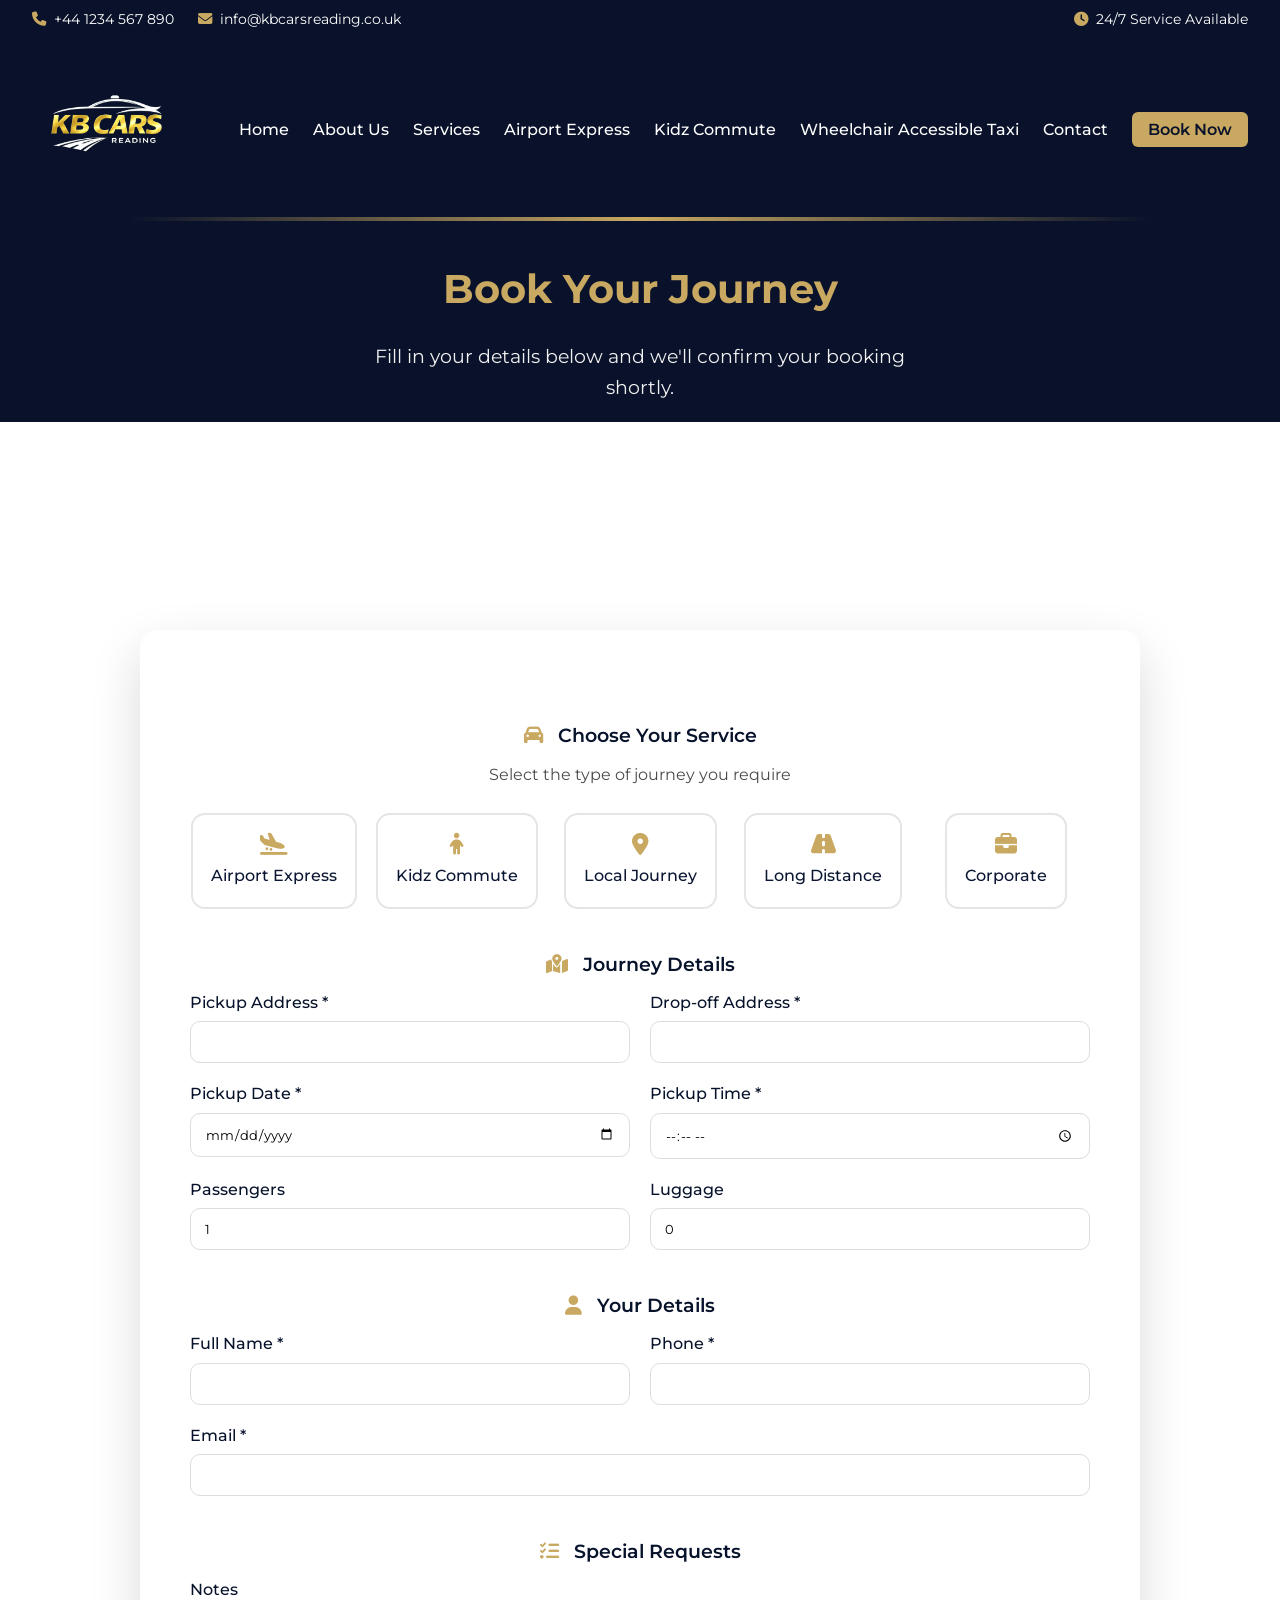
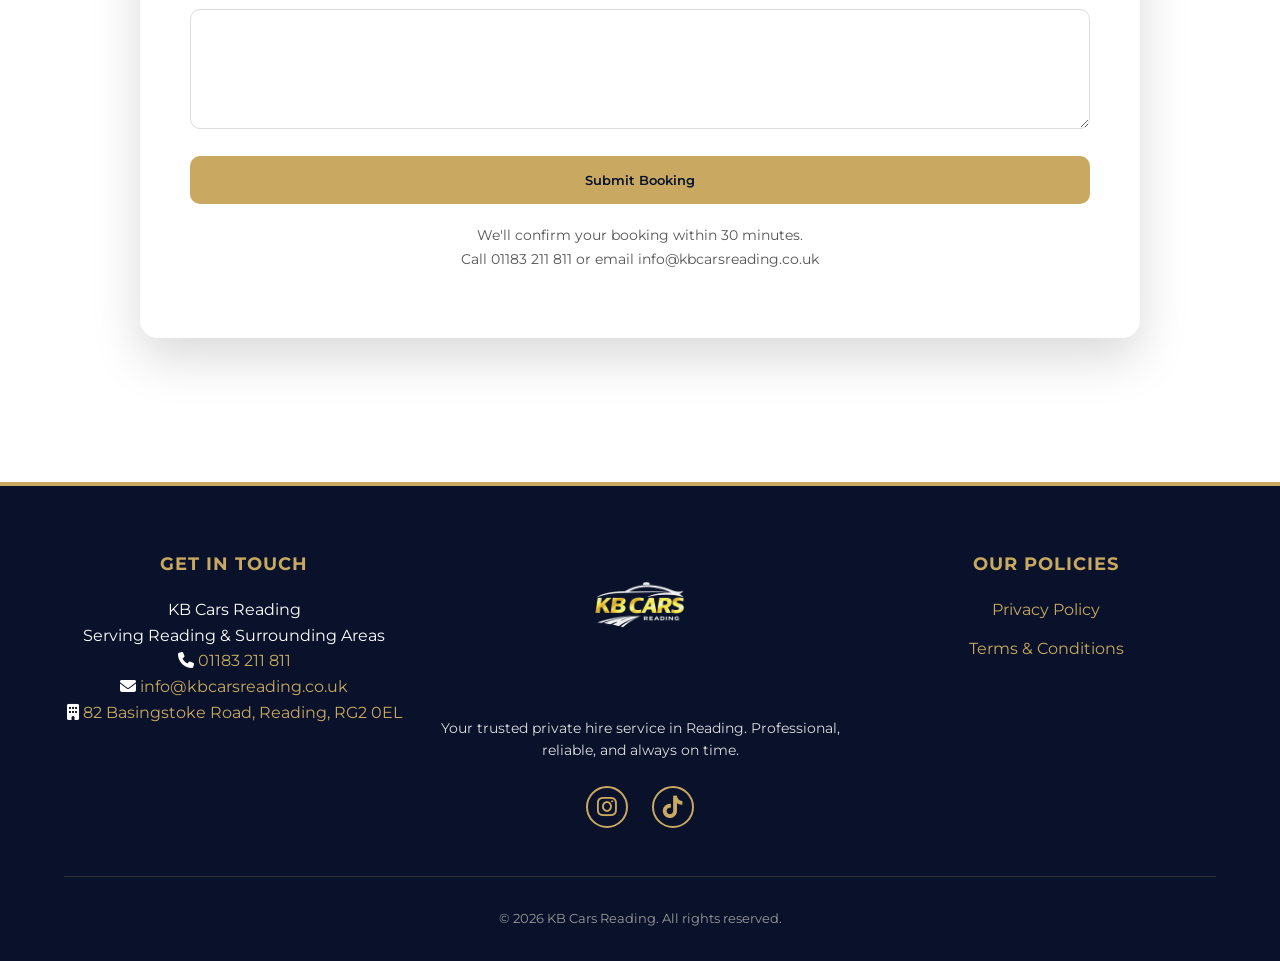
<file: book-now.html>
<!DOCTYPE html>
<html lang="en">

<head>
  <meta charset="UTF-8">
  <link rel="icon" type="image/png" href="images/transparent-logo.png" />
  <meta name="viewport" content="width=device-width, initial-scale=1.0">
  <title>Book Now | KB Cars Reading</title>

  <!-- Link CSS -->
  <link rel="stylesheet" href="style.css">

  <!-- Google Fonts -->
  <link rel="stylesheet" href="https://fonts.googleapis.com/css2?family=Montserrat:wght@400;600;700&display=swap">

  <!-- Font Awesome for icons -->
  <link rel="stylesheet" href="https://cdnjs.cloudflare.com/ajax/libs/font-awesome/6.5.1/css/all.min.css"
    crossorigin="anonymous" />

</head>

<body class="page-book-now">

  <!-- TOP INFO BAR -->
  <div class="top-bar">
    <div class="top-bar-left">
      <span>
        <i class="fa-solid fa-phone"></i>
        <a href="tel:+441234567890">+44 1234 567 890</a>
      </span>
      <span>
        <i class="fa-solid fa-envelope"></i>
        <a href="mailto:info@kbcarsreading.co.uk">info@kbcarsreading.co.uk</a>
      </span>
    </div>

    <div class="top-bar-right">
      <i class="fa-solid fa-clock"></i>
      <span>24/7 Service Available</span>
    </div>
  </div>


  <!-- HEADER -->
  <header>
    <div class="logo reveal zoom-in">
      <a href="index.html">
        <img src="images/transparent-logo.png" alt="KB Cars Reading Logo">
      </a>
      <div class="menu-toggle">
        <span></span>
        <span></span>
        <span></span>
      </div>
    </div>

    <nav>
      <ul class="nav-links">
        <li><a href="index.html">Home</a></li>
        <li><a href="about.html">About Us</a></li>
        <li><a href="services.html">Services</a></li>
        <li><a href="airport-express.html">Airport Express</a></li>
        <li><a href="kidz-commute.html">Kidz Commute</a></li>
        <li><a href="accessible.html">Wheelchair Accessible Taxi</a></li>
        <li><a href="contact.html">Contact</a></li>
        <li class="nav-book"><a href="book-now.html">Book Now</a></li>
      </ul>
    </nav>
  </header>


  <section class="services-hero">
    <h1>Book Your <span class="gold-text">Journey</span></h1>
    <p class="intro">
      Fill in your details below and we'll confirm your booking shortly.
    </p>
  </section>


  <main>


    <!-- GOOGLE FONT -->

    <link href="https://fonts.googleapis.com/css2?family=Montserrat:wght@300;400;500;600;700&display=swap"
      rel="stylesheet">

    <!-- FONT AWESOME -->

    <link rel="stylesheet" href="https://cdnjs.cloudflare.com/ajax/libs/font-awesome/6.5.1/css/all.min.css">

    <section class="kb-booking-section">
      <div class="kb-booking-card reveal">

        <form id="booking-form" class="kb-booking-form reveal" action="https://formsubmit.co/info@kbcarsreading.co.uk"
          method="POST">
          <input type="hidden" name="_captcha" value="false">
          <input type="hidden" name="_template" value="table">

          <!-- SERVICE TYPE -->
          <h3 class="kb-booking-title">
            <i class="fa-solid fa-car kb-booking-gold-icon"></i>
            Choose Your Service
          </h3>
          <p class="kb-booking-desc">Select the type of journey you require</p>

          <div class="kb-booking-service-grid ">
            <input type="radio" id="service-airport" name="Service Type" value="Airport Express" required>
            <label for="service-airport" class="kb-booking-service-option reveal fade-left">
              <i class="fa-solid fa-plane-arrival"></i>
              <span>Airport Express</span>
            </label>

            <input type="radio" id="service-kidz" name="Service Type" value="Kidz Commute">
            <label for="service-kidz" class="kb-booking-service-option reveal fade-left">
              <i class="fa-solid fa-child"></i>
              <span>Kidz Commute</span>
            </label>

            <input type="radio" id="service-local" name="Service Type" value="Local Journey">
            <label for="service-local" class="kb-booking-service-option reveal zoom-in">
              <i class="fa-solid fa-location-dot"></i>
              <span>Local Journey</span>
            </label>

            <input type="radio" id="service-long" name="Service Type" value="Long Distance">
            <label for="service-long" class="kb-booking-service-option reveal fade-right">
              <i class="fa-solid fa-road"></i>
              <span>Long Distance</span>
            </label>

            <input type="radio" id="service-corporate" name="Service Type" value="Corporate">
            <label for="service-corporate" class="kb-booking-service-option reveal fade-right">
              <i class="fa-solid fa-briefcase"></i>
              <span>Corporate</span>
            </label>
          </div>

          <!-- JOURNEY DETAILS -->
          <h3 class="kb-booking-title reveal zoom-in"><i class="fa-solid fa-map-location-dot kb-booking-gold-icon"></i>
            Journey Details</h3>

          <div class="kb-booking-row">
            <div class="kb-booking-group ">
              <label class="reveal fade-left">Pickup Address *</label>
              <input type="text" name="Pickup Address" required>
            </div>
            <div class="kb-booking-group">
              <label class="reveal fade-right">Drop-off Address *</label>
              <input type="text" name="Dropoff Address" required>
            </div>
          </div>

          <div class="kb-booking-row">
            <div class="kb-booking-group">
              <label class="reveal fade-left">Pickup Date *</label>
              <input type="date" name="Pickup Date" required>
            </div>
            <div class="kb-booking-group">
              <label class="reveal fade-right">Pickup Time *</label>
              <input type="time" name="Pickup Time" required>
            </div>
          </div>

          <div class="kb-booking-row">
            <div class="kb-booking-group">
              <label class="reveal fade-left">Passengers</label>
              <input type="number" name="Passengers" min="1" value="1">
            </div>
            <div class="kb-booking-group">
              <label class="reveal fade-right">Luggage</label>
              <input type="number" name="Luggage" min="0" value="0">
            </div>
          </div>

          <!-- CONTACT DETAILS -->
          <h3 class="kb-booking-title reveal zoom-in"><i class="fa-solid fa-user kb-booking-gold-icon"></i> Your Details
          </h3>

          <div class="kb-booking-row">
            <div class="kb-booking-group">
              <label class="reveal fade-left">Full Name *</label>
              <input type="text" name="Full Name" required>
            </div>
            <div class="kb-booking-group">
              <label class="reveal fade-right">Phone *</label>
              <input type="tel" name="Phone" required>
            </div>
          </div>

          <div class="kb-booking-row kb-booking-single">
            <div class="kb-booking-group">
              <label class="reveal zoom-in">Email *</label>
              <input type="email" name="Email" required>
            </div>
          </div>

          <!-- SPECIAL REQUESTS -->
          <h3 class="kb-booking-title reveal zoom-in"><i class="fa-solid fa-list-check kb-booking-gold-icon"></i>
            Special Requests</h3>
          <div class="kb-booking-group">
            <label class="reveal zoom-in">Notes</label>
            <textarea name="Special Requests"></textarea>
          </div>

          <!-- STOPS CATPTCHA -->
          <input type="text" name="_honey" style="display:none">

          <button type="submit" class="kb-booking-btn reveal zoom-in">Submit Booking</button>
          <p id="form-message" class="form-message"></p>
          <p class="kb-booking-info ">
            We'll confirm your booking within 30 minutes.<br>
            Call <a href="tel:01183211811">01183 211 811</a> or
            email <a href="mailto:info@kbcarsreading.co.uk">info@kbcarsreading.co.uk</a>
          </p>
        </form>
      </div>
    </section>


  </main>


  <!-- FOOTER -->
  <footer id="contact" class="reveal fade-up">
    <div class="footer-container">

      <div class="footer-column footer-left">
        <h3>Get In Touch</h3>
        <p>KB Cars Reading</p>
        <p>Serving Reading & Surrounding Areas</p>
        <p><i class="fa-solid fa-phone"></i> <a href="tel:01183211811">01183 211 811</a></p>
        <p><i class="fa-solid fa-envelope"></i> <a href="mailto:info@kbcarsreading.co.uk">info@kbcarsreading.co.uk</a>
        </p>
        <p><i class="fa-solid fa-building"></i> <a>82 Basingstoke Road, Reading, RG2 0EL</a></p>
      </div>

      <div class="footer-column footer-center">
        <div class="footer-logo">
          <a href="index.html">
            <img src="images/transparent-logo.png" alt="KB Cars Reading Logo">
          </a>
        </div>
        <p class="footer-tagline">
          Your trusted private hire service in Reading. Professional, reliable, and always on time.
        </p>
        <div class="footer-socials">
          <a href="https://instagram.com/kbcarsreading" target="_blank" aria-label="Instagram">
            <i class="fa-brands fa-instagram"></i>
          </a>
          <a href="https://tiktok.com/@kbcars.reading" target="_blank" aria-label="TikTok">
            <i class="fa-brands fa-tiktok"></i>
          </a>
        </div>
      </div>

      <div class="footer-column footer-right">
        <h3>Our Policies</h3>
        <ul>
          <li><a href="policies.html#privacy">Privacy Policy</a></li>
          <li><a href="policies.html#terms">Terms & Conditions</a></li>
        </ul>
      </div>

    </div>

    <div class="footer-bottom">
      <p>&copy; 2026 KB Cars Reading. All rights reserved.</p>
    </div>
  </footer>

  <!-- Link JS -->
  <script src="script.js"></script>
</body>

</html>
</file>
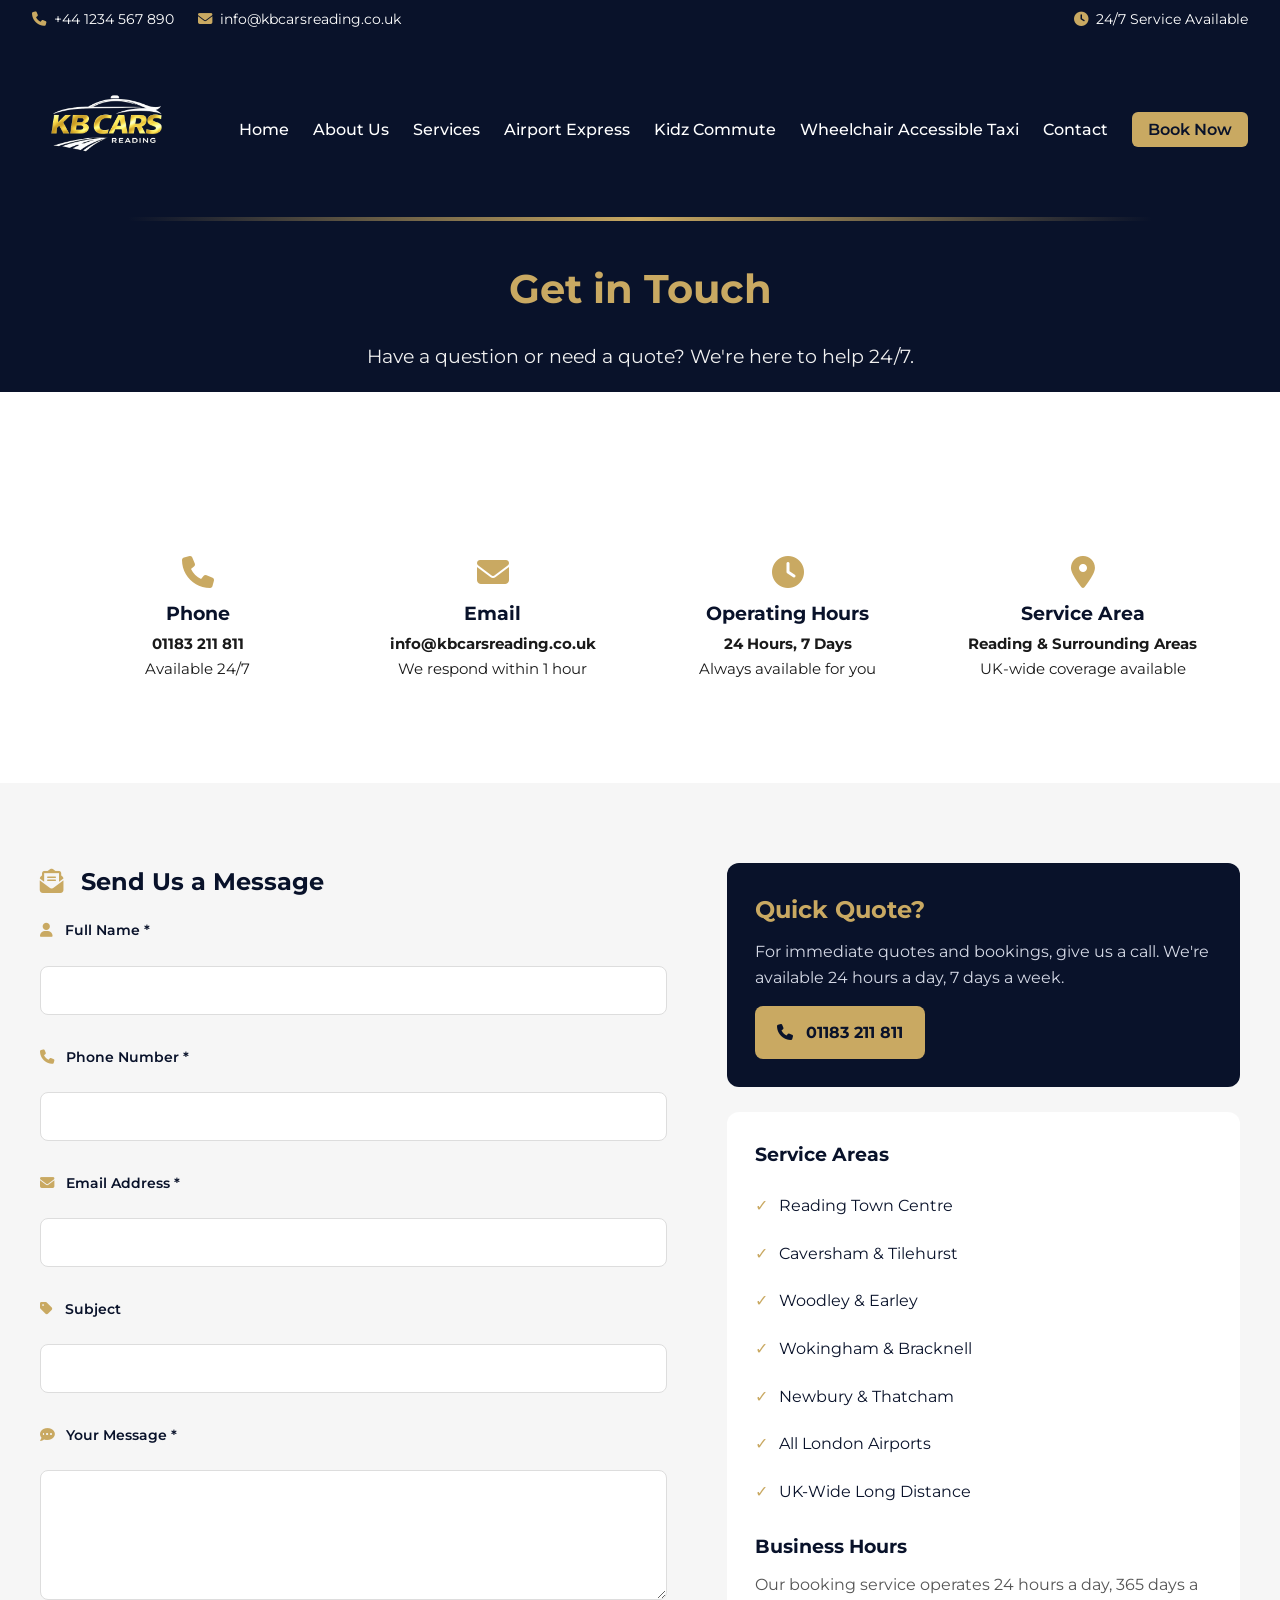
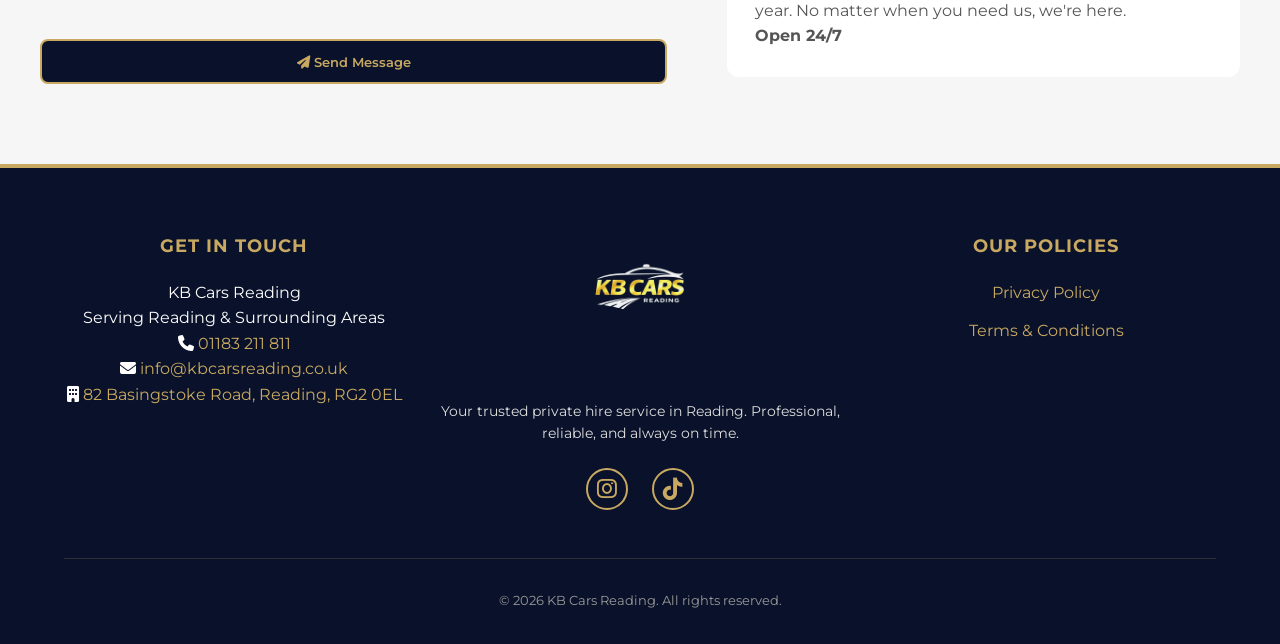
<file: contact.html>
<!DOCTYPE html>
<html lang="en">

<head>
  <meta charset="UTF-8">
  <link rel="icon" type="image/png" href="images/transparent-logo.png" />
  <meta name="viewport" content="width=device-width, initial-scale=1.0">
  <title>KB Cars Reading | Private Hire & Airport Transfers</title>

  <!-- Link CSS -->
  <link rel="stylesheet" href="style.css">

  <!-- Google Fonts -->
  <link rel="stylesheet" href="https://fonts.googleapis.com/css2?family=Montserrat:wght@400;600;700&display=swap">

  <!-- Font Awesome for icons -->
  <link rel="stylesheet" href="https://cdnjs.cloudflare.com/ajax/libs/font-awesome/6.5.1/css/all.min.css"
    crossorigin="anonymous" />

</head>

<body class="page-contact">

  <!-- TOP INFO BAR -->
  <div class="top-bar">
    <div class="top-bar-left">
      <span>
        <i class="fa-solid fa-phone"></i>
        <a href="tel:+441234567890">+44 1234 567 890</a>
      </span>
      <span>
        <i class="fa-solid fa-envelope"></i>
        <a href="mailto:info@kbcarsreading.co.uk">info@kbcarsreading.co.uk</a>
      </span>
    </div>

    <div class="top-bar-right">
      <i class="fa-solid fa-clock"></i>
      <span>24/7 Service Available</span>
    </div>
  </div>


  <!-- HEADER -->
  <header>
    <div class="logo reveal zoom-in">
      <a href="index.html">
        <img src="images/transparent-logo.png" alt="KB Cars Reading Logo">
      </a>
      <div class="menu-toggle">
        <span></span>
        <span></span>
        <span></span>
      </div>
    </div>

    <nav>
      <ul class="nav-links">
        <li><a href="index.html">Home</a></li>
        <li><a href="about.html">About Us</a></li>
        <li><a href="services.html">Services</a></li>
        <li><a href="airport-express.html">Airport Express</a></li>
        <li><a href="kidz-commute.html">Kidz Commute</a></li>
        <li><a href="accessible.html">Wheelchair Accessible Taxi</a></li>
        <li><a href="contact.html">Contact</a></li>
        <li class="nav-book"><a href="book-now.html">Book Now</a></li>
      </ul>
    </nav>
  </header>
  <section class="services-hero">
    <div class="reveal">
      <h1>Get in Touch</h1>
      <p class="intro ">
        Have a question or need a quote? We're here to help 24/7.
      </p>
    </div>

  </section>
  <section class="contact-features">
    <div class="features-grid">

      <div class="feature reveal fade-left">
        <i class="fa-solid fa-phone"></i>
        <h3>Phone</h3>
        <p><strong>01183 211 811</strong></p>
        <p>Available 24/7</p>
      </div>

      <div class="feature reveal">
        <i class="fa-solid fa-envelope"></i>
        <h3>Email</h3>
        <p><strong>info@kbcarsreading.co.uk</strong></p>
        <p>We respond within 1 hour</p>
      </div>

      <div class="feature reveal">
        <i class="fa-solid fa-clock"></i>
        <h3>Operating Hours</h3>
        <p><strong>24 Hours, 7 Days</strong></p>
        <p>Always available for you</p>
      </div>

      <div class="feature reveal fade-right">
        <i class="fa-solid fa-location-dot"></i>
        <h3>Service Area</h3>
        <p><strong>Reading & Surrounding Areas</strong></p>
        <p>UK-wide coverage available</p>
      </div>

    </div>


  </section>

  </section>


  <section class="contact-main">

    <div class="contact-grid">


      <!-- LEFT SIDE — FORM -->
      <div class="contact-left reveal">
        <h2 class="form-title">
          <i class="fa-solid fa-envelope-open-text"></i> Send Us a Message
        </h2>

        <form id="booking-form" class="contact-form quick-booking reveal" action="https://formsubmit.co/info@kbcarsreading.co.uk"
          method="post">

          <label class="reveal fade-left"><i class="fa-solid fa-user "></i> Full Name *</label>
          <input type="text" name="name" required>

          <label class="reveal fade-left"><i class="fa-solid fa-phone"></i> Phone Number *</label>
          <input type="tel" name="phone" required>

          <label class="reveal fade-left"><i class="fa-solid fa-envelope"></i> Email Address *</label>
          <input type="email" name="email" required>

          <label class="reveal fade-left"><i class="fa-solid fa-tag"></i> Subject</label>
          <input type="text" name="subject">

          <label class="reveal fade-left"><i class="fa-solid fa-comment-dots"></i> Your Message *</label>
          <textarea name="message" required></textarea>
          <input type="hidden" name="_captcha" value="false">

          <!-- STOPS CATPTCHA -->
          <input type="text" name="_honey" style="display:none">
          <button type="submit" class="btn-primary reveal zoom-in">

            <i class="fa-solid fa-paper-plane"></i> Send Message
          </button>
          <p id="form-message" class="form-message"></p>
        </form>
      </div>


      <!-- RIGHT SIDE — INFO -->
      <div class="contact-right reveal">

        <div class="contact-card call-card reveal zoom-in">
          <h2>Quick Quote?</h2>
          <p>
            For immediate quotes and bookings, give us a call.
            We're available 24 hours a day, 7 days a week.
          </p>
          <a href="tel:01183211811" class="call-button">
            <i class="fa-solid fa-phone"></i> 01183 211 811
          </a>

        </div>

        <div class="contact-card info-card white-card reveal">
          <h3>Service Areas</h3>
          <ul class="included-list reveal zoom-in">
            <li>Reading Town Centre</li>
            <li>Caversham & Tilehurst</li>
            <li>Woodley & Earley</li>
            <li>Wokingham & Bracknell</li>
            <li>Newbury & Thatcham</li>
            <li>All London Airports</li>
            <li>UK-Wide Long Distance</li>
          </ul>

          <h3 class="hours-title">Business Hours</h3>
          <p>
            Our booking service operates 24 hours a day, 365 days a year.
            No matter when you need us, we're here.
          </p>
          <p class="open">Open 24/7</p>
        </div>

      </div>

    </div>

  </section>




  <!-- FOOTER -->
  <footer id="contact" class="reveal fade-up">
    <div class="footer-container">

      <div class="footer-column footer-left">
        <h3>Get In Touch</h3>
        <p>KB Cars Reading</p>
        <p>Serving Reading & Surrounding Areas</p>
        <p><i class="fa-solid fa-phone"></i> <a href="tel:01183211811">01183 211 811</a></p>
        <p><i class="fa-solid fa-envelope"></i> <a href="mailto:info@kbcarsreading.co.uk">info@kbcarsreading.co.uk</a>
        </p>
        <p><i class="fa-solid fa-building"></i> <a>82 Basingstoke Road, Reading, RG2 0EL</a></p>
      </div>

      <div class="footer-column footer-center">
        <div class="footer-logo">
          <a href="index.html">
            <img src="images/transparent-logo.png" alt="KB Cars Reading Logo">
          </a>
        </div>
        <p class="footer-tagline">
          Your trusted private hire service in Reading. Professional, reliable, and always on time.
        </p>
        <div class="footer-socials">
          <a href="https://instagram.com/kbcarsreading" target="_blank" aria-label="Instagram">
            <i class="fa-brands fa-instagram"></i>
          </a>
          <a href="https://tiktok.com/@kbcars.reading" target="_blank" aria-label="TikTok">
            <i class="fa-brands fa-tiktok"></i>
          </a>
        </div>
      </div>

      <div class="footer-column footer-right">
        <h3>Our Policies</h3>
        <ul>
          <li><a href="policies.html#privacy">Privacy Policy</a></li>
          <li><a href="policies.html#terms">Terms & Conditions</a></li>
        </ul>
      </div>

    </div>

    <div class="footer-bottom">
      <p>&copy; 2026 KB Cars Reading. All rights reserved.</p>
    </div>
  </footer>

  <!-- Link JS -->
  <script src="script.js"></script>
</body>

</html>
</file>
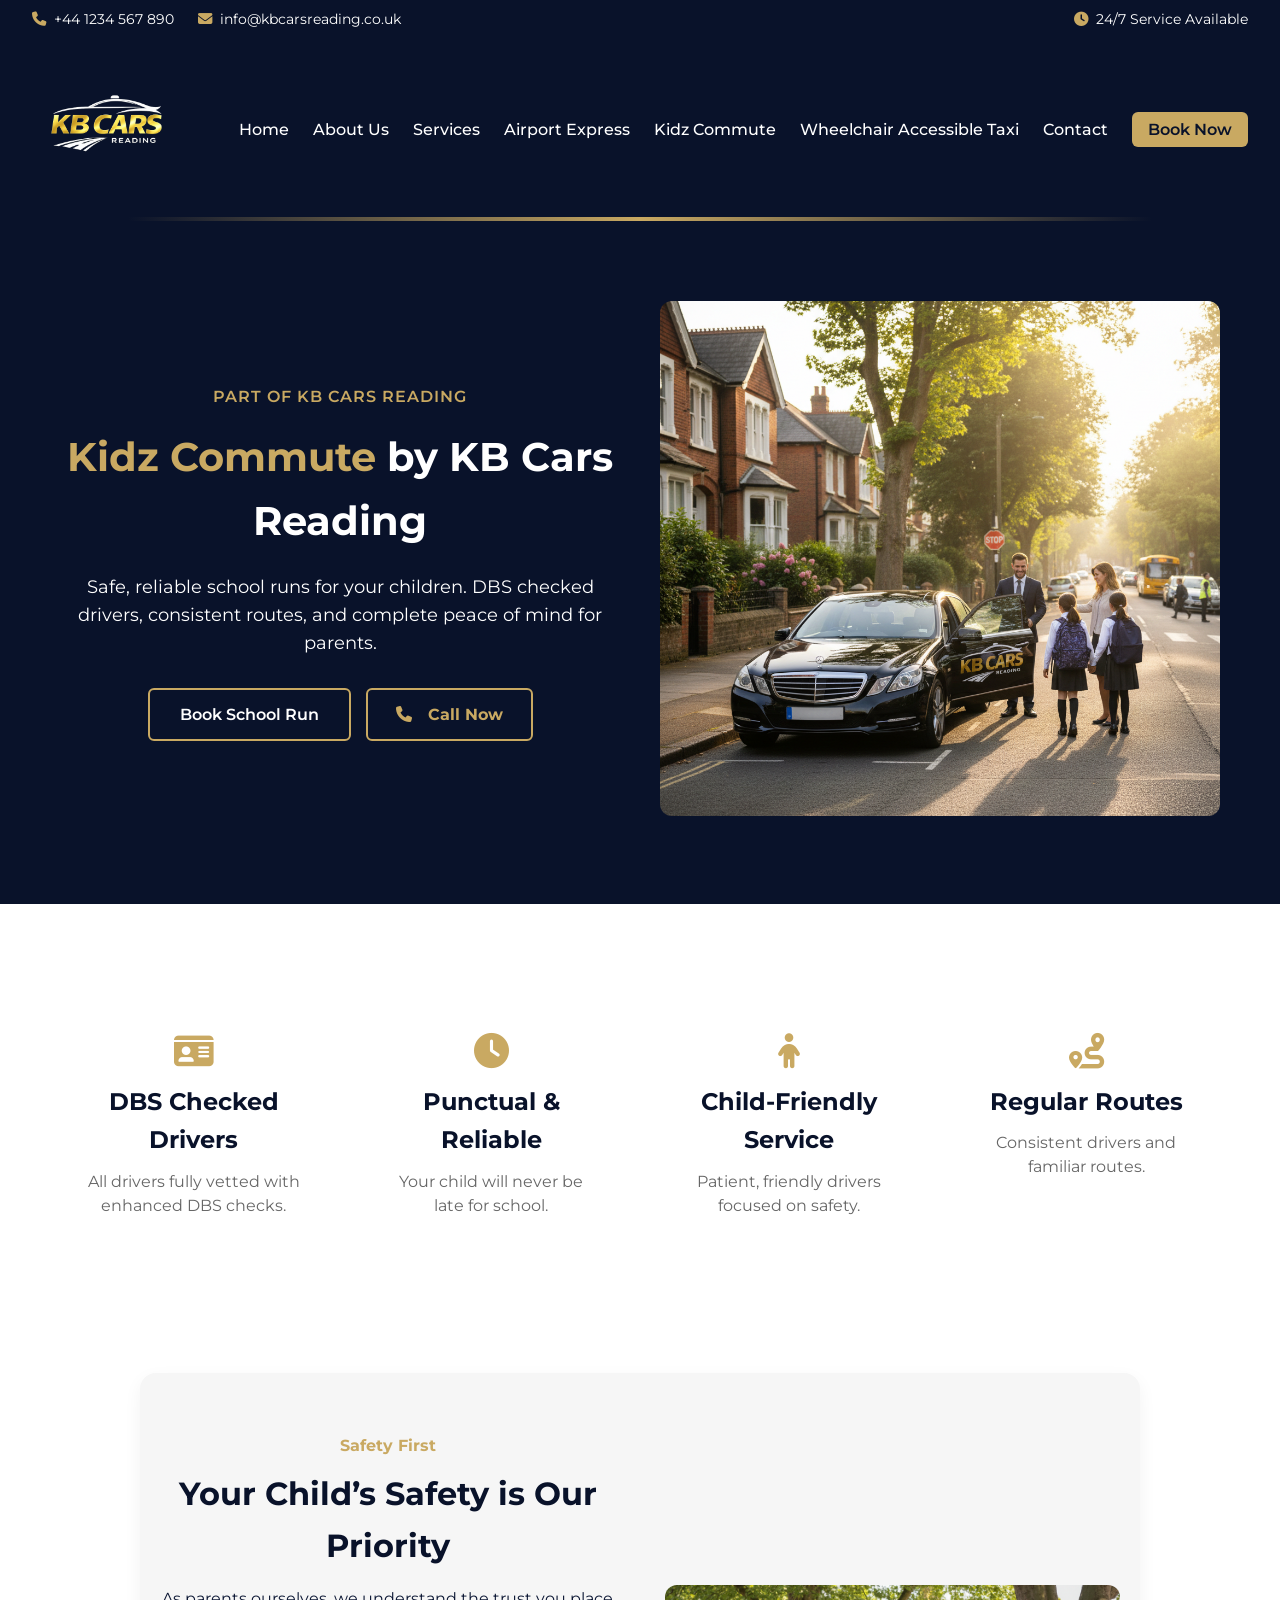
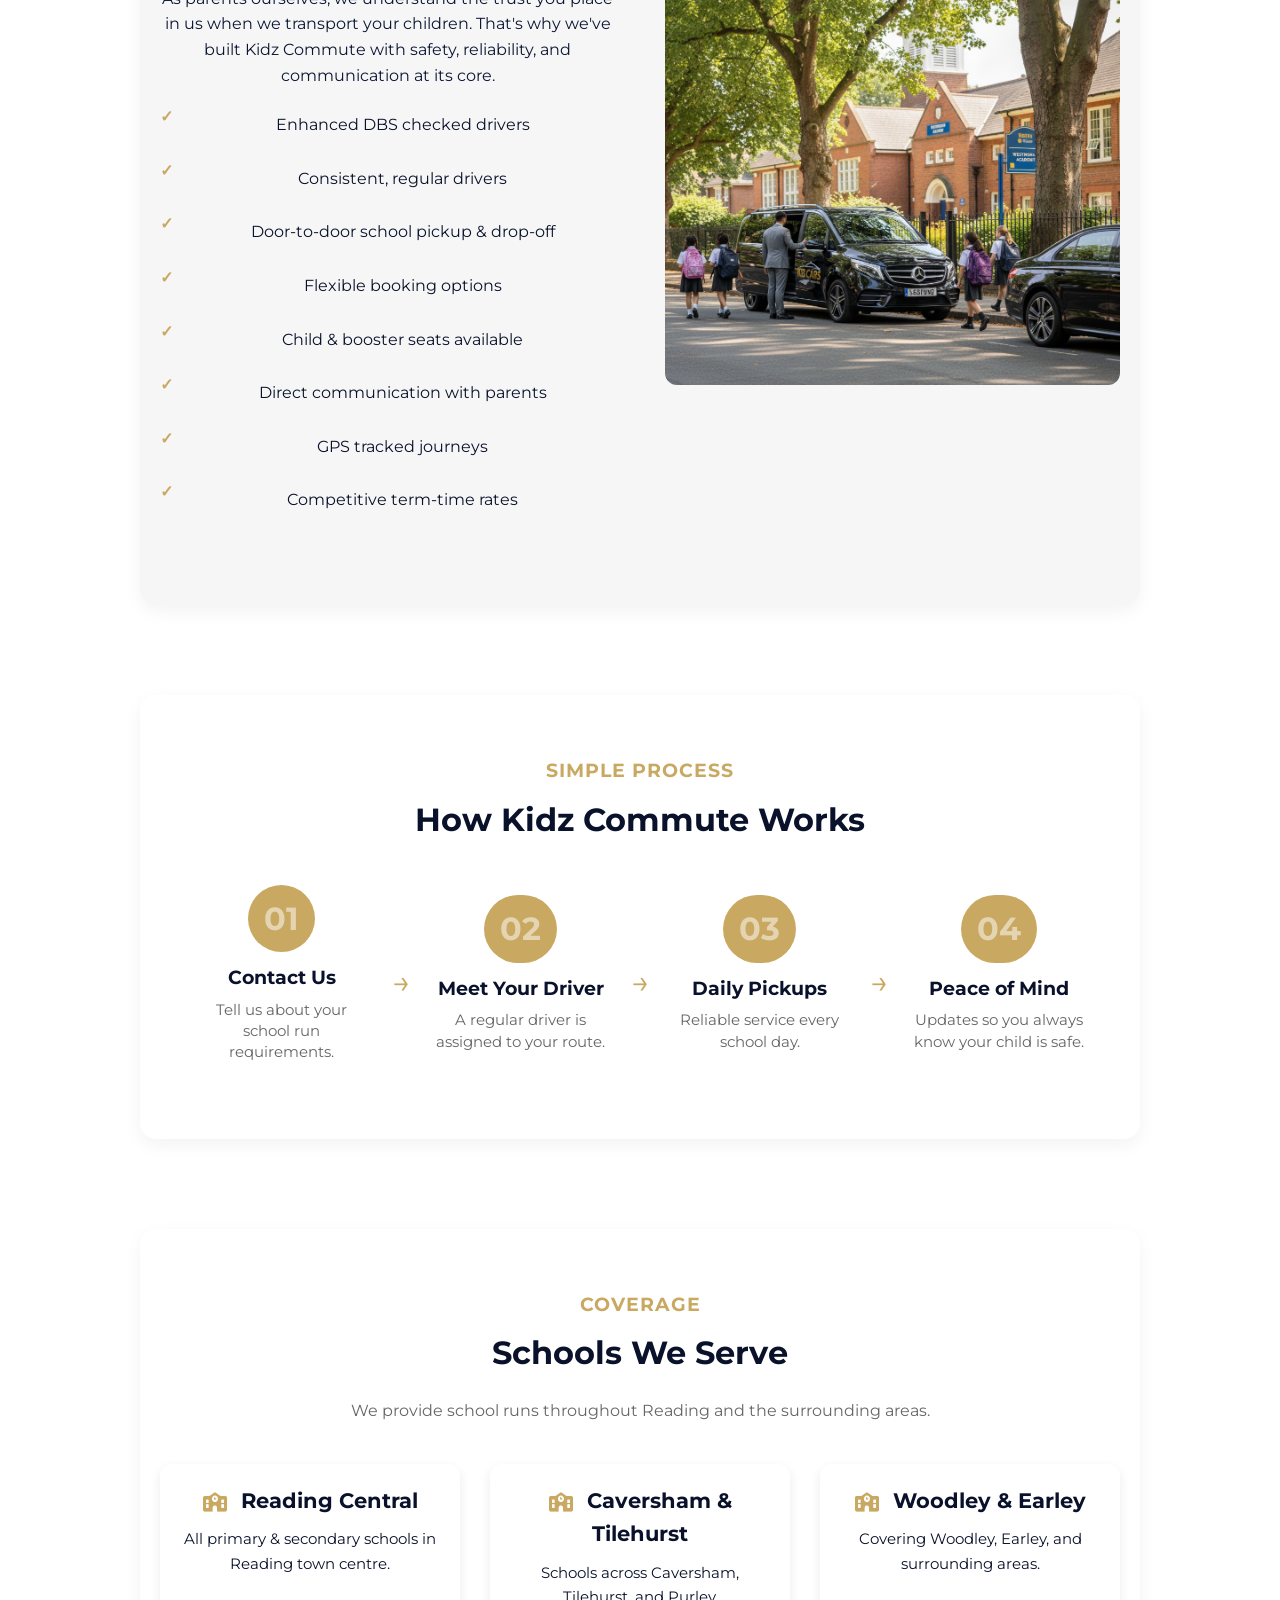
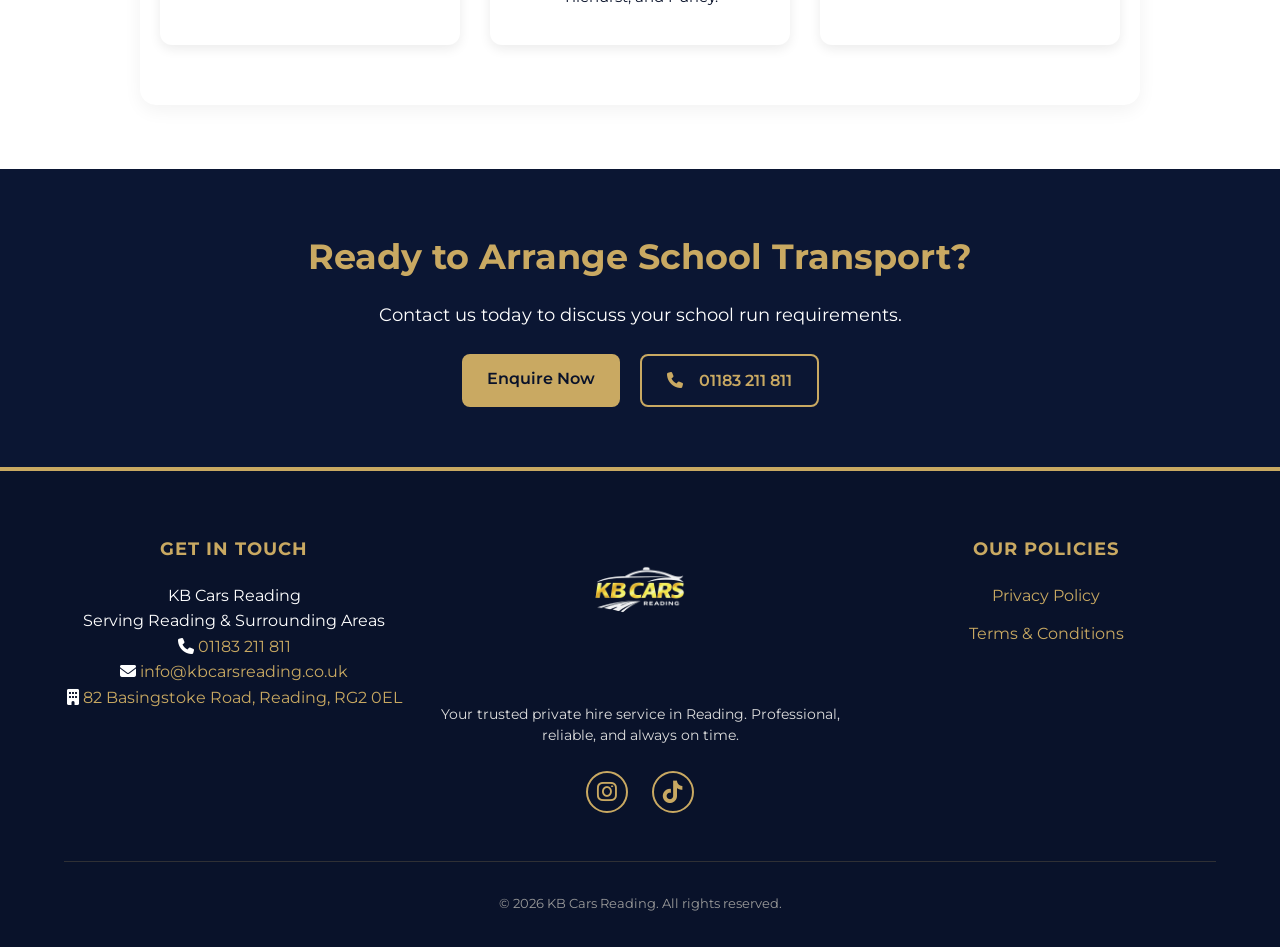
<file: kidz-commute.html>
<!DOCTYPE html>
<html lang="en">

<head>
  <meta charset="UTF-8">
  <link rel="icon" type="image/png" href="images/transparent-logo.png" />
  <meta name="viewport" content="width=device-width, initial-scale=1.0">
  <title>KB Cars Reading | Private Hire & Airport Transfers</title>

  <!-- Link CSS -->
  <link rel="stylesheet" href="style.css">

  <!-- Google Fonts -->
  <link rel="stylesheet" href="https://fonts.googleapis.com/css2?family=Montserrat:wght@400;600;700&display=swap">

  <!-- Font Awesome for icons -->
  <link rel="stylesheet" href="https://cdnjs.cloudflare.com/ajax/libs/font-awesome/6.5.1/css/all.min.css"
    crossorigin="anonymous" />

</head>

<body class="page-kidz">

  <!-- TOP INFO BAR -->
  <div class="top-bar">
    <div class="top-bar-left">
      <span>
        <i class="fa-solid fa-phone"></i>
        <a href="tel:+441234567890">+44 1234 567 890</a>
      </span>
      <span>
        <i class="fa-solid fa-envelope"></i>
        <a href="mailto:info@kbcarsreading.co.uk">info@kbcarsreading.co.uk</a>
      </span>
    </div>

    <div class="top-bar-right">
      <i class="fa-solid fa-clock"></i>
      <span>24/7 Service Available</span>
    </div>
  </div>


  <!-- HEADER -->
  <header>
    <div class="logo reveal zoom-in">
      <a href="index.html">
        <img src="images/transparent-logo.png" alt="KB Cars Reading Logo">
      </a>
      <div class="menu-toggle">
        <span></span>
        <span></span>
        <span></span>
      </div>
    </div>

    <nav>
      <ul class="nav-links">
        <li><a href="index.html">Home</a></li>
        <li><a href="about.html">About Us</a></li>
        <li><a href="services.html">Services</a></li>
        <li><a href="airport-express.html">Airport Express</a></li>
        <li><a href="kidz-commute.html">Kidz Commute</a></li>
        <li><a href="accessible.html">Wheelchair Accessible Taxi</a></li>
        <li><a href="contact.html">Contact</a></li>
        <li class="nav-book"><a href="book-now.html">Book Now</a></li>
      </ul>
    </nav>
  </header>
  <section class="services-hero kidz-hero">
    <div class="hero-grid">

      <!-- Left column: text -->
      <div class="hero-text reveal">
        <span class="tagline">Part of KB Cars Reading</span>
        <h1>
          <span class="highlight-gold">Kidz Commute</span>
          <span class="highlight-white"> by KB Cars Reading</span>
        </h1>
        <p class="intro">
          Safe, reliable school runs for your children. DBS checked drivers,
          consistent routes, and complete peace of mind for parents.
        </p>

        <div class="hero-actions">
          <a href="contact.html" class="btn-primary">Book School Run</a>
          <a href="tel:01183211811" class="btn-secondary btn-bordered">
            <i class="fa-solid fa-phone"></i> Call Now
          </a>
        </div>
      </div>

      <!-- Right column: image -->
      <div class="hero-image reveal fade-right">
        <img src="images/school-run.png" alt="Kidz Commute school run">
      </div>

    </div>
  </section>


  <section class="kidz-features">
    <div class="features-grid">
      <div class="feature reveal fade-left">
        <i class="fa-solid fa-id-card"></i>
        <h3>DBS Checked Drivers</h3>
        <p>All drivers fully vetted with enhanced DBS checks.</p>
      </div>

      <div class="feature reveal">
        <i class="fa-solid fa-clock"></i>
        <h3>Punctual & Reliable</h3>
        <p>Your child will never be late for school.</p>
      </div>

      <div class="feature reveal">
        <i class="fa-solid fa-child"></i>
        <h3>Child-Friendly Service</h3>
        <p>Patient, friendly drivers focused on safety.</p>
      </div>

      <div class="feature reveal fade-right">
        <i class="fa-solid fa-route"></i>
        <h3>Regular Routes</h3>
        <p>Consistent drivers and familiar routes.</p>
      </div>
    </div>
  </section>


  <section class="service-block kidz-safety">
    <div class="kidz-safety-grid">
      <!-- Left column: text -->
      <div class="kidz-text reveal">
        <h4 class="steps-subtitle">Safety First</h4>
        <h2>Your Child’s Safety is Our Priority</h2>
        <p>
          As parents ourselves, we understand the trust you place in us when we transport your children.
          That's why we've built Kidz Commute with safety, reliability, and communication at its core.
        </p>

        <ul class="included-list">
          <li class="reveal zoom-in">Enhanced DBS checked drivers</li>
          <li class="reveal zoom-in">Consistent, regular drivers</li>
          <li class="reveal zoom-in">Door-to-door school pickup & drop-off</li>
          <li class="reveal zoom-in">Flexible booking options</li>
          <li class="reveal zoom-in">Child & booster seats available</li>
          <li class="reveal zoom-in">Direct communication with parents</li>
          <li class="reveal zoom-in">GPS tracked journeys</li>
          <li class="reveal zoom-in">Competitive term-time rates</li>
        </ul>
      </div>

      <!-- Right column: image -->
      <div class="kidz-image reveal fade-right">
        <img src="images/school-run2.png" alt="Safe school transport">
      </div>
    </div>
  </section>

  <section class="service-block kidz-steps reveal">
    <h4 class="tagline-gold">Simple Process</h4>
    <h2>How Kidz Commute Works</h2>

    <div class="steps">
      <div class="step reveal fade-left">
        <span>01</span>
        <h3>Contact Us</h3>
        <p>Tell us about your school run requirements.</p>
      </div>

      <div class="arrow reveal fade-left">&rarr;</div>

      <div class="step reveal fade-left">
        <span>02</span>
        <h3>Meet Your Driver</h3>
        <p>A regular driver is assigned to your route.</p>
      </div>

      <div class="arrow reveal fade-left">&rarr;</div>

      <div class="step reveal fade-left">
        <span>03</span>
        <h3>Daily Pickups</h3>
        <p>Reliable service every school day.</p>
      </div>

      <div class="arrow reveal fade-left">&rarr;</div>

      <div class="step reveal fade-left">
        <span>04</span>
        <h3>Peace of Mind</h3>
        <p>Updates so you always know your child is safe.</p>
      </div>
    </div>
  </section>

  <section class="service-block schools-coverage reveal">
    <h4 class="tagline-gold">Coverage</h4>
    <h2>Schools We Serve</h2>
    <p class="intro2">
      We provide school runs throughout Reading and the surrounding areas.
    </p>

    <div class="schools-grid">
      <div class="school-card reveal fade-left">
        <h3><i class="fa-solid fa-school"></i> Reading Central</h3>
        <p>All primary & secondary schools in Reading town centre.</p>
      </div>

      <div class="school-card reveal zoom-in">
        <h3><i class="fa-solid fa-school"></i> Caversham & Tilehurst</h3>
        <p>Schools across Caversham, Tilehurst, and Purley.</p>
      </div>

      <div class="school-card reveal fade-right">
        <h3><i class="fa-solid fa-school"></i> Woodley & Earley</h3>
        <p>Covering Woodley, Earley, and surrounding areas.</p>
      </div>
    </div>
  </section>


  <section class="school-cta">
    <div class="reveal zoom-in">
      <h2>Ready to Arrange School Transport?</h2>
      <p>
        Contact us today to discuss your school run requirements.
      </p>

      <div class="cta-buttons">
        <a href="contact.html" class="btn-primary">Enquire Now</a>
        <a href="tel:01183211811" class="btn-secondary btn-bordered">
          <i class="fa-solid fa-phone"></i> 01183 211 811
        </a>
      </div>

    </div>
  </section>


  <!-- FOOTER -->
<footer id="contact" class="reveal fade-up">
  <div class="footer-container">
    
    <div class="footer-column footer-left">
      <h3>Get In Touch</h3>
      <p>KB Cars Reading</p>
      <p>Serving Reading & Surrounding Areas</p>
      <p><i class="fa-solid fa-phone"></i> <a href="tel:01183211811">01183 211 811</a></p>
      <p><i class="fa-solid fa-envelope"></i> <a href="mailto:info@kbcarsreading.co.uk">info@kbcarsreading.co.uk</a></p>
      <p><i class="fa-solid fa-building"></i> <a>82 Basingstoke Road, Reading, RG2 0EL</a></p>
    </div>

    <div class="footer-column footer-center">
      <div class="footer-logo">
        <a href="index.html">
          <img src="images/transparent-logo.png" alt="KB Cars Reading Logo">
        </a>
      </div>
      <p class="footer-tagline">
        Your trusted private hire service in Reading. Professional, reliable, and always on time.
      </p>
      <div class="footer-socials">
        <a href="https://instagram.com/kbcarsreading" target="_blank" aria-label="Instagram">
          <i class="fa-brands fa-instagram"></i>
        </a>
        <a href="https://tiktok.com/@kbcars.reading" target="_blank" aria-label="TikTok">
          <i class="fa-brands fa-tiktok"></i>
        </a>
      </div>
    </div>

<div class="footer-column footer-right">
  <h3>Our Policies</h3>
  <ul>
    <li><a href="policies.html#privacy">Privacy Policy</a></li>
    <li><a href="policies.html#terms">Terms & Conditions</a></li>
  </ul>
</div>

  </div>

  <div class="footer-bottom">
    <p>&copy; 2026 KB Cars Reading. All rights reserved.</p>
  </div>
</footer>

  <!-- Link JS -->
  <script src="script.js"></script>
</body>

</html>
</file>
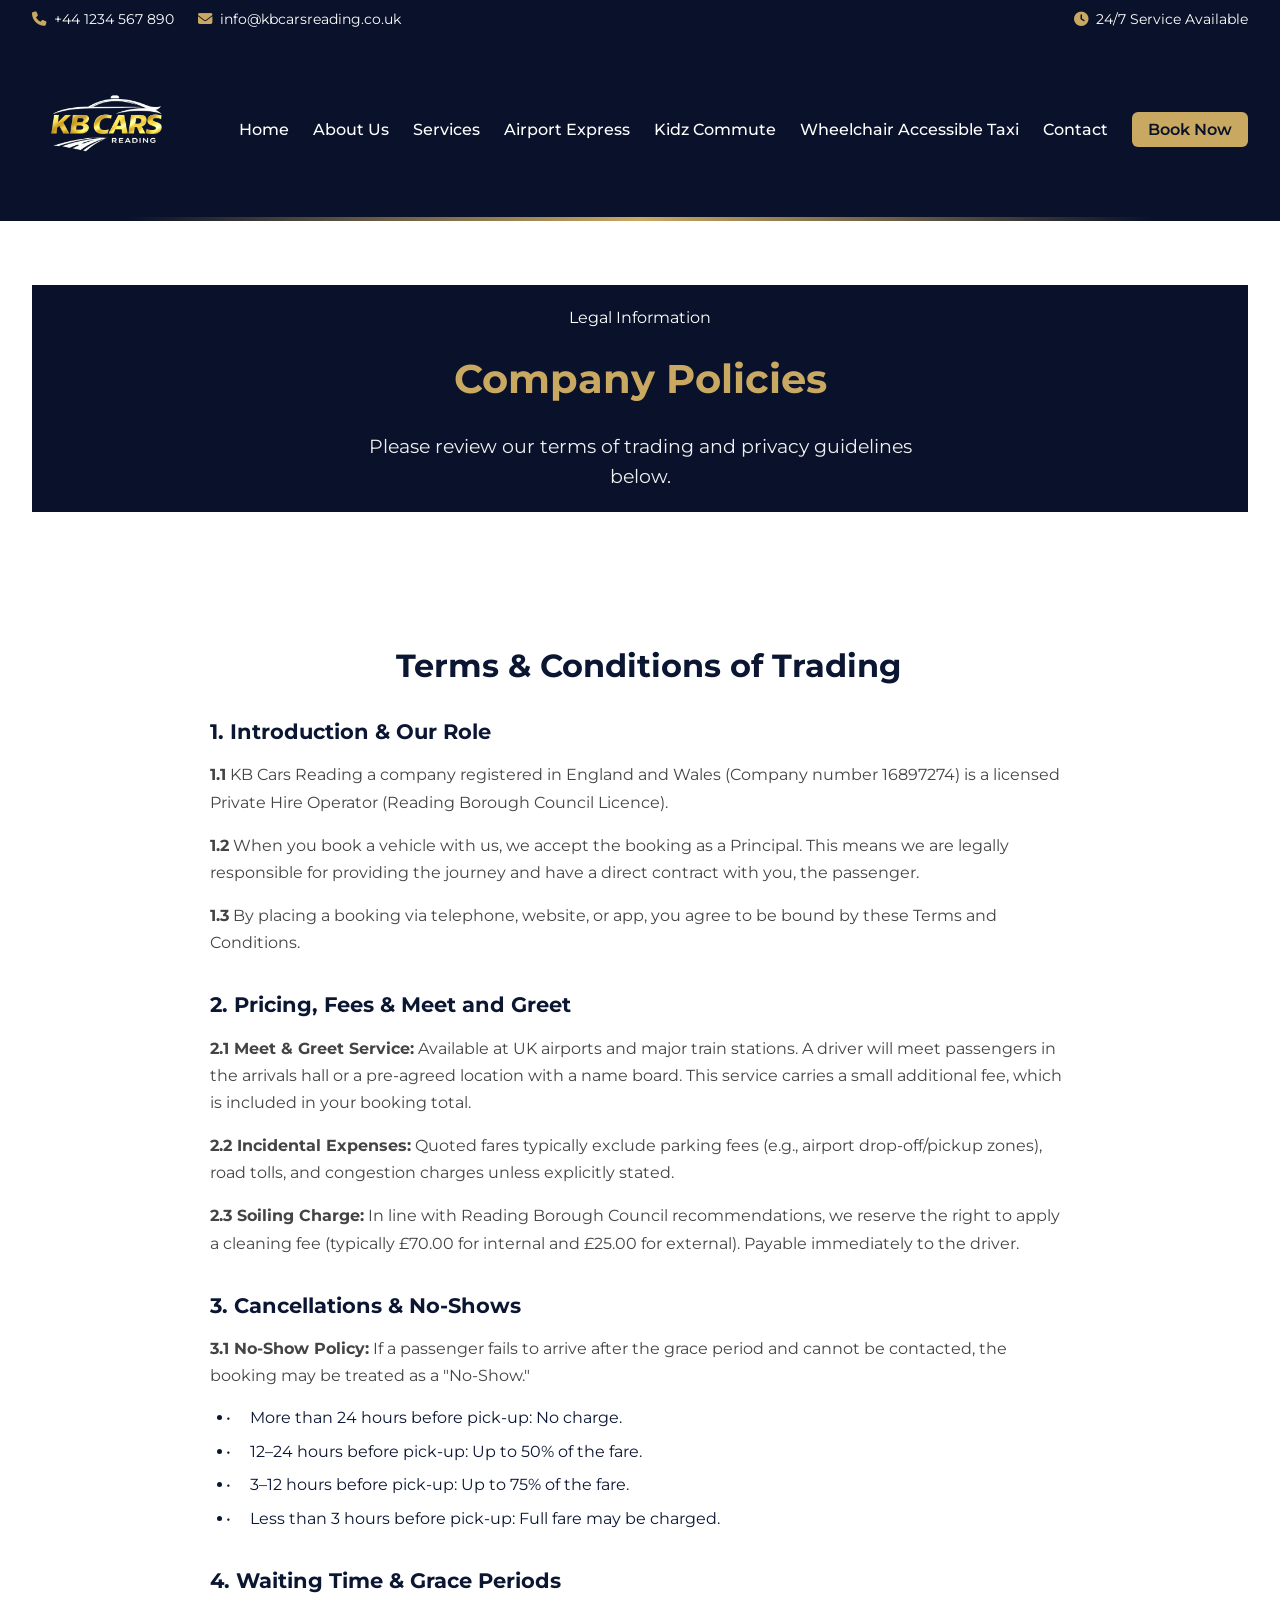
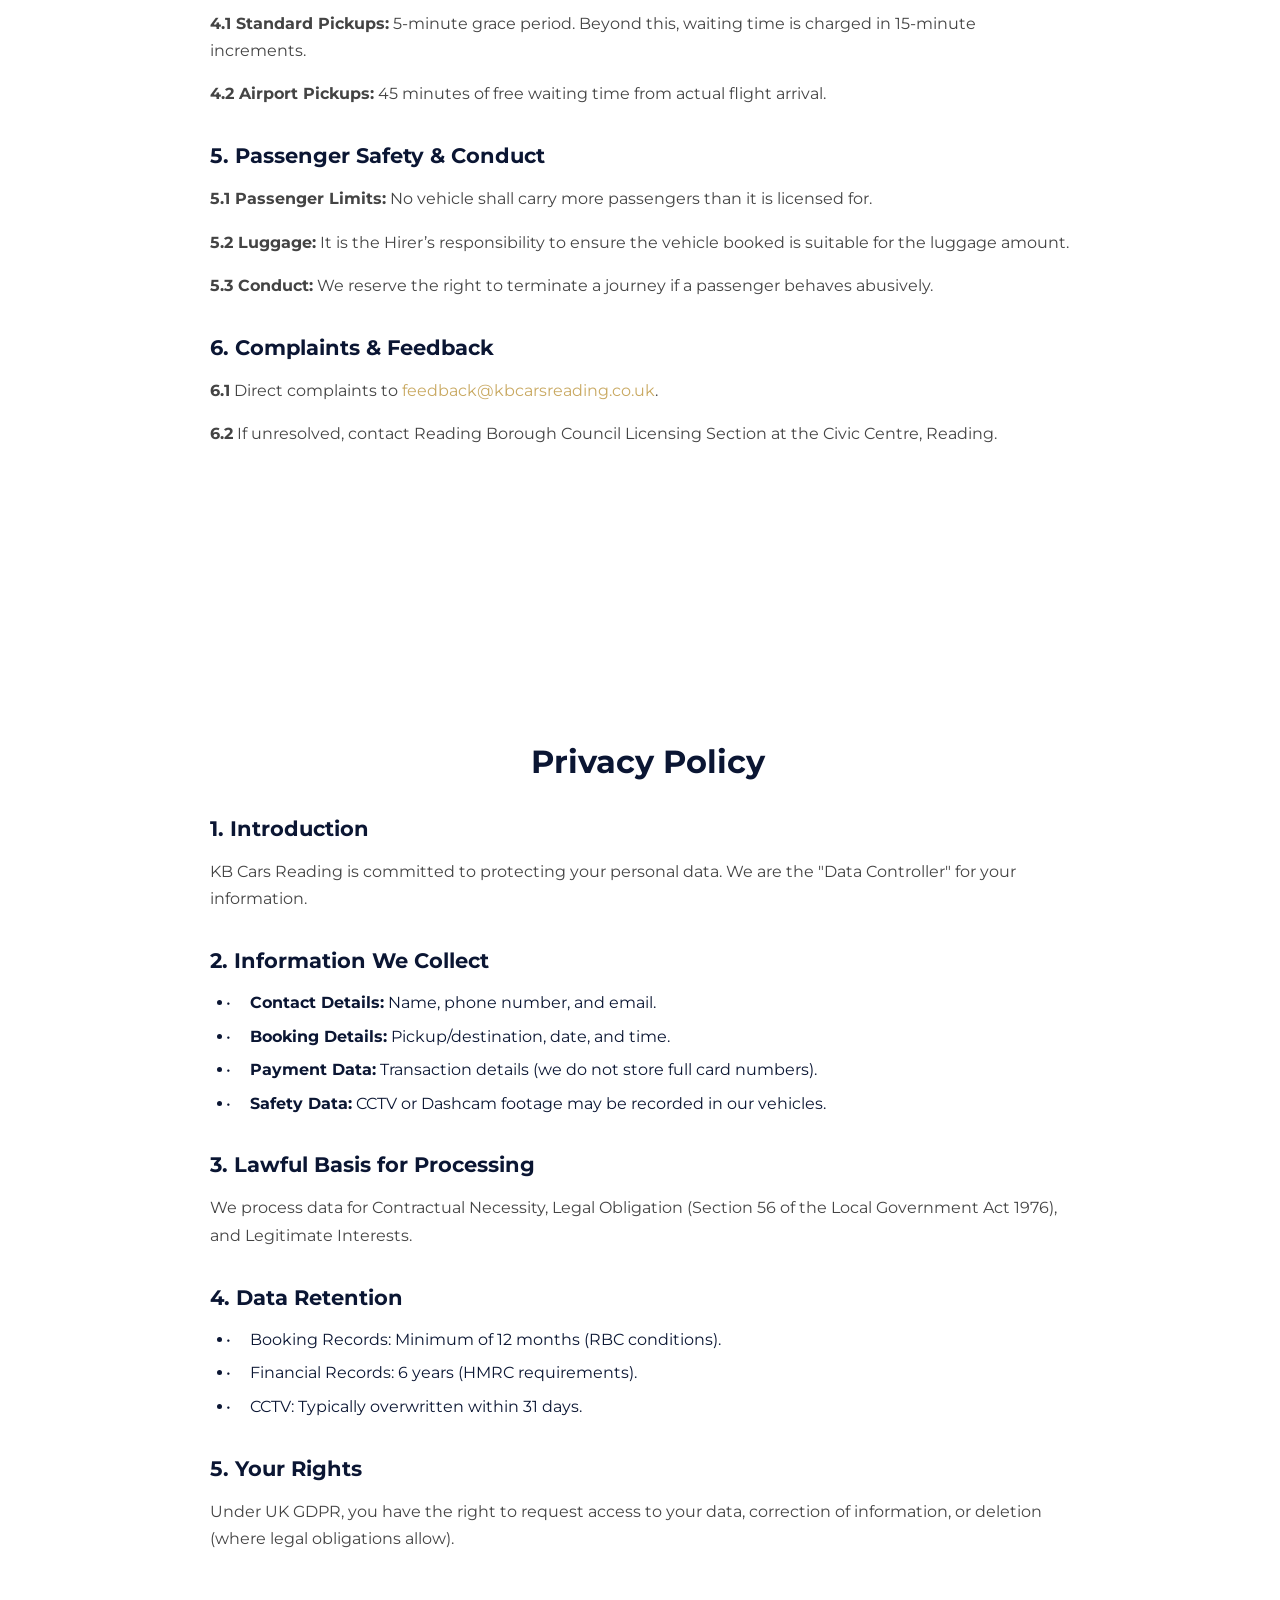
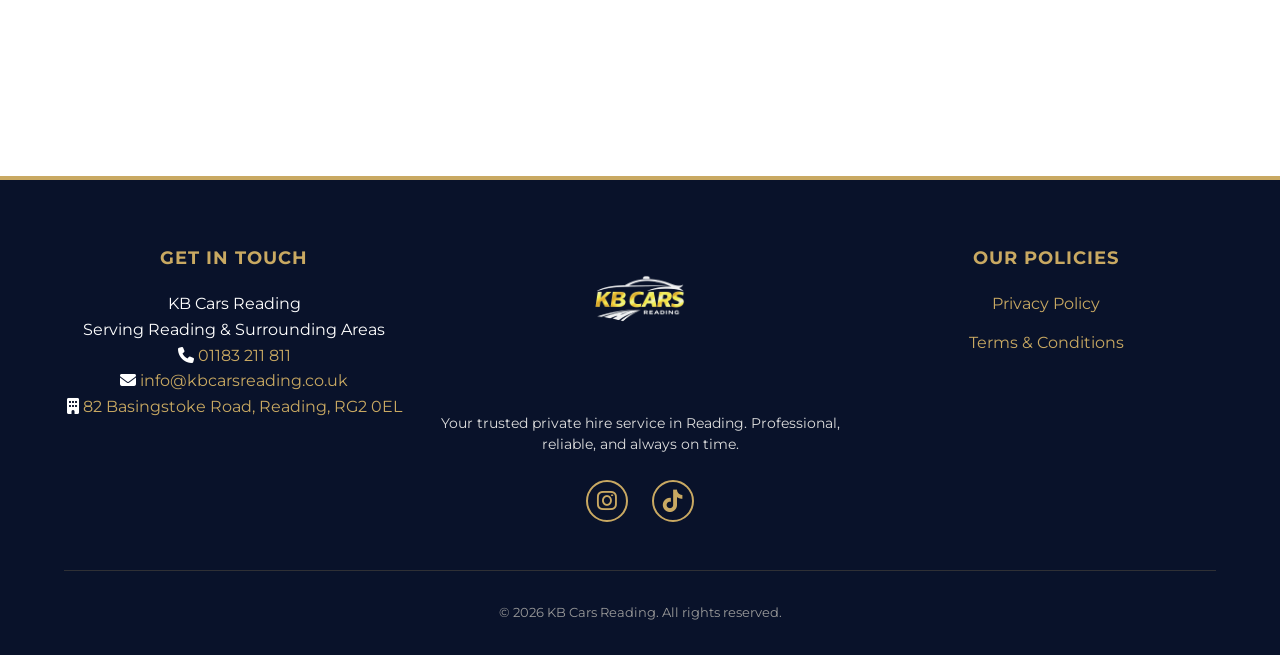
<file: policies.html>
<!DOCTYPE html>
<html lang="en">
<head>
  <meta charset="UTF-8">
  <link rel="icon" type="image/png" href="images/transparent-logo.png" />
  <meta name="viewport" content="width=device-width, initial-scale=1.0">
<title>Book Now | KB Cars Reading</title>

  <!-- Link CSS -->
  <link rel="stylesheet" href="style.css">

  <!-- Google Fonts -->
  <link rel="stylesheet" href="https://fonts.googleapis.com/css2?family=Montserrat:wght@400;600;700&display=swap">

  <!-- Font Awesome for icons -->
  <link
  rel="stylesheet"
  href="https://cdnjs.cloudflare.com/ajax/libs/font-awesome/6.5.1/css/all.min.css"
  crossorigin="anonymous"
/>

</head>
<body>

<!-- TOP INFO BAR -->
<div class="top-bar">
  <div class="top-bar-left">
    <span>
      <i class="fa-solid fa-phone"></i>
      <a href="tel:+441234567890">+44 1234 567 890</a>
    </span>
    <span>
      <i class="fa-solid fa-envelope"></i>
      <a href="mailto:info@kbcarsreading.co.uk">info@kbcarsreading.co.uk</a>
    </span>
  </div>

  <div class="top-bar-right">
    <i class="fa-solid fa-clock"></i>
    <span>24/7 Service Available</span>
  </div>
</div>


  <!-- HEADER -->
<header>
  <div class="logo reveal zoom-in">
    <a href="index.html">
      <img src="images/transparent-logo.png" alt="KB Cars Reading Logo">
    </a>
    <div class="menu-toggle">
      <span></span>
      <span></span>
      <span></span>
    </div>
  </div>

  <nav>
    <ul class="nav-links">
      <li><a href="index.html">Home</a></li>
      <li><a href="about.html">About Us</a></li>
      <li><a href="services.html">Services</a></li>
      <li><a href="airport-express.html">Airport Express</a></li>
      <li><a href="kidz-commute.html">Kidz Commute</a></li>
      <li><a href="accessible.html">Wheelchair Accessible Taxi</a></li>
      <li><a href="contact.html">Contact</a></li>
      <li class="nav-book"><a href="book-now.html">Book Now</a></li>
    </ul>
  </nav>
</header>



<main class="policies-wrapper">
    
    <section class="services-hero">
        <div class="reveal fade-up">
            <span class="badge">Legal Information</span>
            <h1>Company <span class="gold-text">Policies</span></h1>
            <p class="intro">Please review our terms of trading and privacy guidelines below.</p>
        </div>
    </section>

    <div class="container policy-container">
        
        <article id="terms" class="policy-section reveal fade-up">
            <h2 class="section-title">Terms & Conditions of Trading</h2>
            
            <div class="policy-block">
                <h3>1. Introduction & Our Role</h3>
                <p><strong>1.1</strong> KB Cars Reading a company registered in England and Wales (Company number 16897274) is a licensed Private Hire Operator (Reading Borough Council Licence).</p>
                <p><strong>1.2</strong> When you book a vehicle with us, we accept the booking as a Principal. This means we are legally responsible for providing the journey and have a direct contract with you, the passenger.</p>
                <p><strong>1.3</strong> By placing a booking via telephone, website, or app, you agree to be bound by these Terms and Conditions.</p>
            </div>

            <div class="policy-block">
                <h3>2. Pricing, Fees & Meet and Greet</h3>
                <p><strong>2.1 Meet & Greet Service:</strong> Available at UK airports and major train stations. A driver will meet passengers in the arrivals hall or a pre-agreed location with a name board. This service carries a small additional fee, which is included in your booking total.</p>
                <p><strong>2.2 Incidental Expenses:</strong> Quoted fares typically exclude parking fees (e.g., airport drop-off/pickup zones), road tolls, and congestion charges unless explicitly stated.</p>
                <p><strong>2.3 Soiling Charge:</strong> In line with Reading Borough Council recommendations, we reserve the right to apply a cleaning fee (typically £70.00 for internal and £25.00 for external). Payable immediately to the driver.</p>
            </div>

            <div class="policy-block">
                <h3>3. Cancellations & No-Shows</h3>
                <p><strong>3.1 No-Show Policy:</strong> If a passenger fails to arrive after the grace period and cannot be contacted, the booking may be treated as a "No-Show."</p>
                <ul class="policy-list">
                    <li>More than 24 hours before pick-up: No charge.</li>
                    <li>12–24 hours before pick-up: Up to 50% of the fare.</li>
                    <li>3–12 hours before pick-up: Up to 75% of the fare.</li>
                    <li>Less than 3 hours before pick-up: Full fare may be charged.</li>
                </ul>
            </div>

            <div class="policy-block">
                <h3>4. Waiting Time & Grace Periods</h3>
                <p><strong>4.1 Standard Pickups:</strong> 5-minute grace period. Beyond this, waiting time is charged in 15-minute increments.</p>
                <p><strong>4.2 Airport Pickups:</strong> 45 minutes of free waiting time from actual flight arrival.</p>
            </div>

            <div class="policy-block">
                <h3>5. Passenger Safety & Conduct</h3>
                <p><strong>5.1 Passenger Limits:</strong> No vehicle shall carry more passengers than it is licensed for.</p>
                <p><strong>5.2 Luggage:</strong> It is the Hirer’s responsibility to ensure the vehicle booked is suitable for the luggage amount.</p>
                <p><strong>5.3 Conduct:</strong> We reserve the right to terminate a journey if a passenger behaves abusively.</p>
            </div>

            <div class="policy-block">
                <h3>6. Complaints & Feedback</h3>
                <p><strong>6.1</strong> Direct complaints to <a href="mailto:feedback@kbcarsreading.co.uk" class="gold-text">feedback@kbcarsreading.co.uk</a>.</p>
                <p><strong>6.2</strong> If unresolved, contact Reading Borough Council Licensing Section at the Civic Centre, Reading.</p>
            </div>
        </article>

        <hr class="policy-divider">

        <article id="privacy" class="policy-section reveal fade-up">
            <h2 class="section-title">Privacy Policy</h2>
            
            <div class="policy-block">
                <h3>1. Introduction</h3>
                <p>KB Cars Reading is committed to protecting your personal data. We are the "Data Controller" for your information.</p>
            </div>

            <div class="policy-block">
                <h3>2. Information We Collect</h3>
                <ul class="policy-list">
                    <li><strong>Contact Details:</strong> Name, phone number, and email.</li>
                    <li><strong>Booking Details:</strong> Pickup/destination, date, and time.</li>
                    <li><strong>Payment Data:</strong> Transaction details (we do not store full card numbers).</li>
                    <li><strong>Safety Data:</strong> CCTV or Dashcam footage may be recorded in our vehicles.</li>
                </ul>
            </div>

            <div class="policy-block">
                <h3>3. Lawful Basis for Processing</h3>
                <p>We process data for Contractual Necessity, Legal Obligation (Section 56 of the Local Government Act 1976), and Legitimate Interests.</p>
            </div>

            <div class="policy-block">
                <h3>4. Data Retention</h3>
                <ul class="policy-list">
                    <li>Booking Records: Minimum of 12 months (RBC conditions).</li>
                    <li>Financial Records: 6 years (HMRC requirements).</li>
                    <li>CCTV: Typically overwritten within 31 days.</li>
                </ul>
            </div>

            <div class="policy-block">
                <h3>5. Your Rights</h3>
                <p>Under UK GDPR, you have the right to request access to your data, correction of information, or deletion (where legal obligations allow).</p>
            </div>
        </article>
    </div>
</main>










  <!-- FOOTER -->
<footer id="contact" class="reveal fade-up">
  <div class="footer-container">
    
    <div class="footer-column footer-left">
      <h3>Get In Touch</h3>
      <p>KB Cars Reading</p>
      <p>Serving Reading & Surrounding Areas</p>
      <p><i class="fa-solid fa-phone"></i> <a href="tel:01183211811">01183 211 811</a></p>
      <p><i class="fa-solid fa-envelope"></i> <a href="mailto:info@kbcarsreading.co.uk">info@kbcarsreading.co.uk</a></p>
      <p><i class="fa-solid fa-building"></i> <a>82 Basingstoke Road, Reading, RG2 0EL</a></p>
    </div>

    <div class="footer-column footer-center">
      <div class="footer-logo">
        <a href="index.html">
          <img src="images/transparent-logo.png" alt="KB Cars Reading Logo">
        </a>
      </div>
      <p class="footer-tagline">
        Your trusted private hire service in Reading. Professional, reliable, and always on time.
      </p>
      <div class="footer-socials">
        <a href="https://instagram.com/kbcarsreading" target="_blank" aria-label="Instagram">
          <i class="fa-brands fa-instagram"></i>
        </a>
        <a href="https://tiktok.com/@kbcars.reading" target="_blank" aria-label="TikTok">
          <i class="fa-brands fa-tiktok"></i>
        </a>
      </div>
    </div>

<div class="footer-column footer-right">
  <h3>Our Policies</h3>
  <ul>
    <li><a href="policies.html#privacy">Privacy Policy</a></li>
    <li><a href="policies.html#terms">Terms & Conditions</a></li>
  </ul>
</div>

  </div>

  <div class="footer-bottom">
    <p>&copy; 2026 KB Cars Reading. All rights reserved.</p>
  </div>
</footer>

  <!-- Link JS -->
  <script src="script.js"></script>
</body>
</html>
</file>
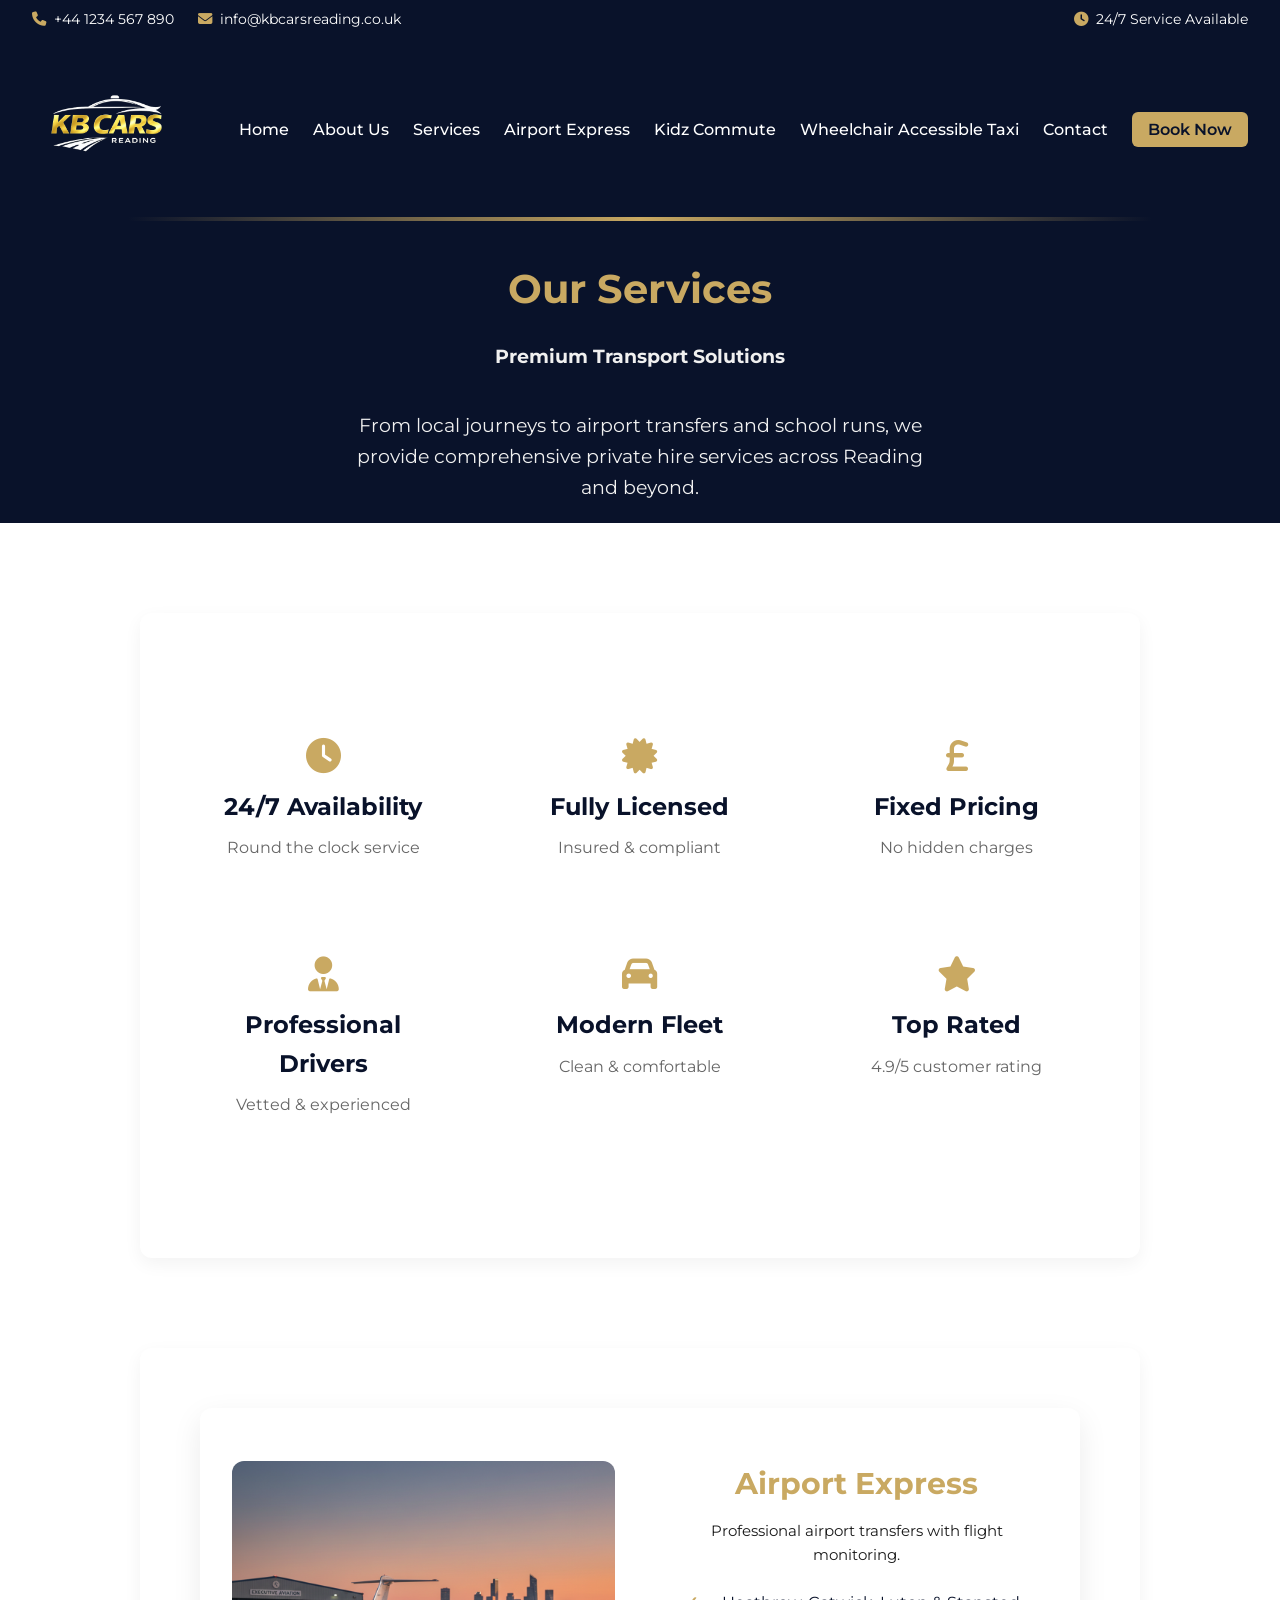
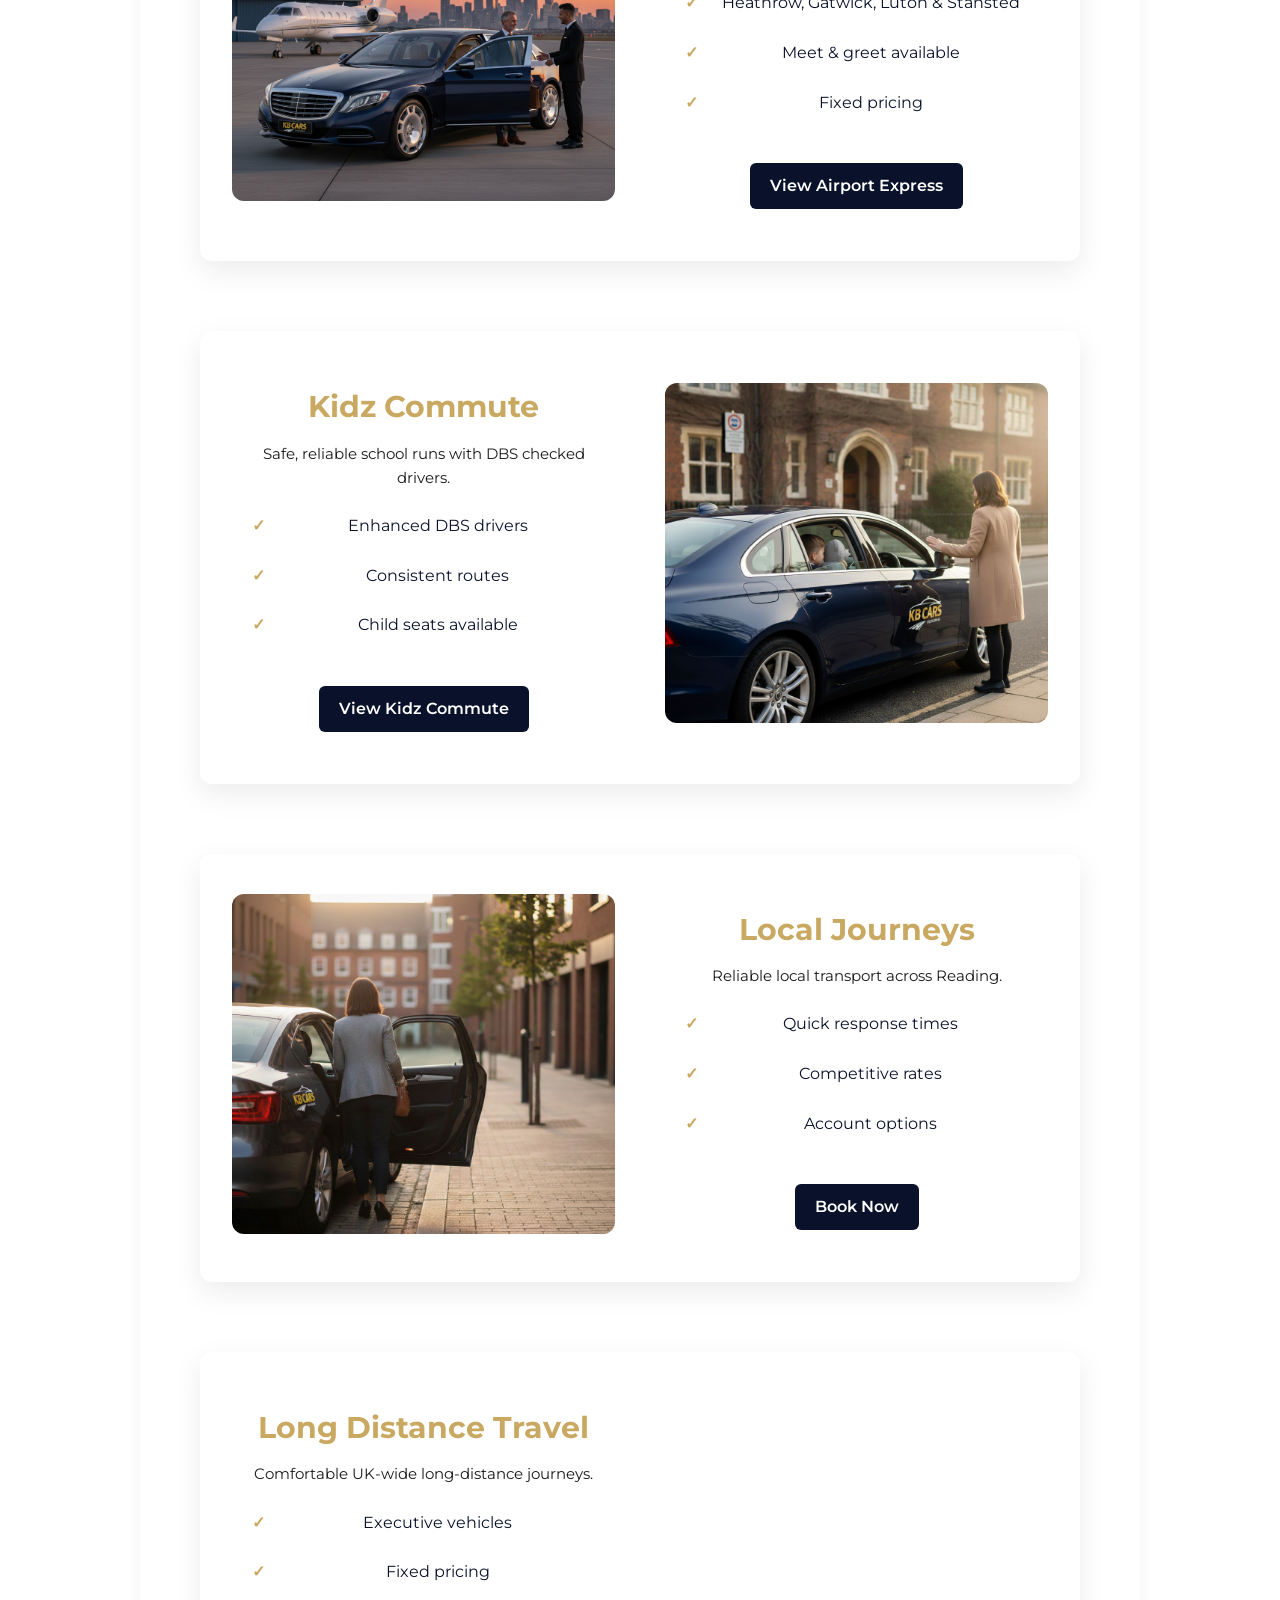
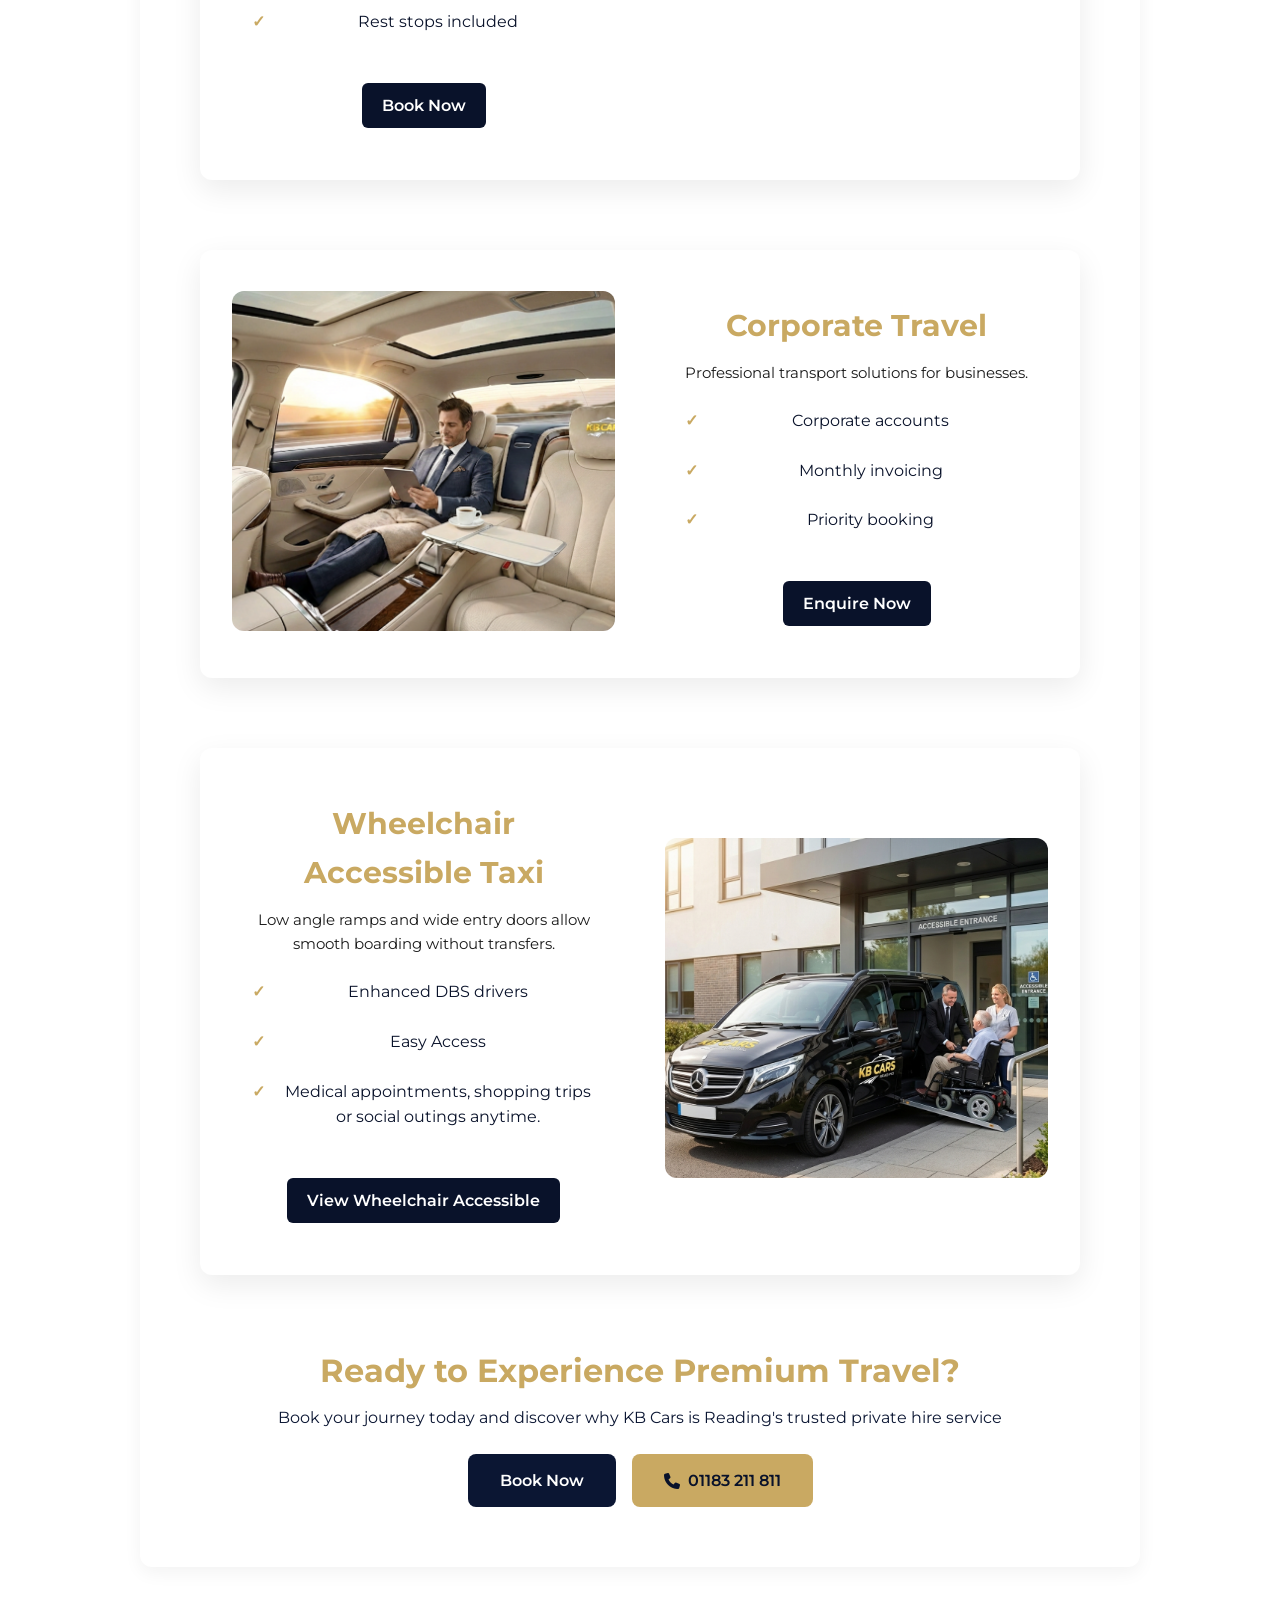
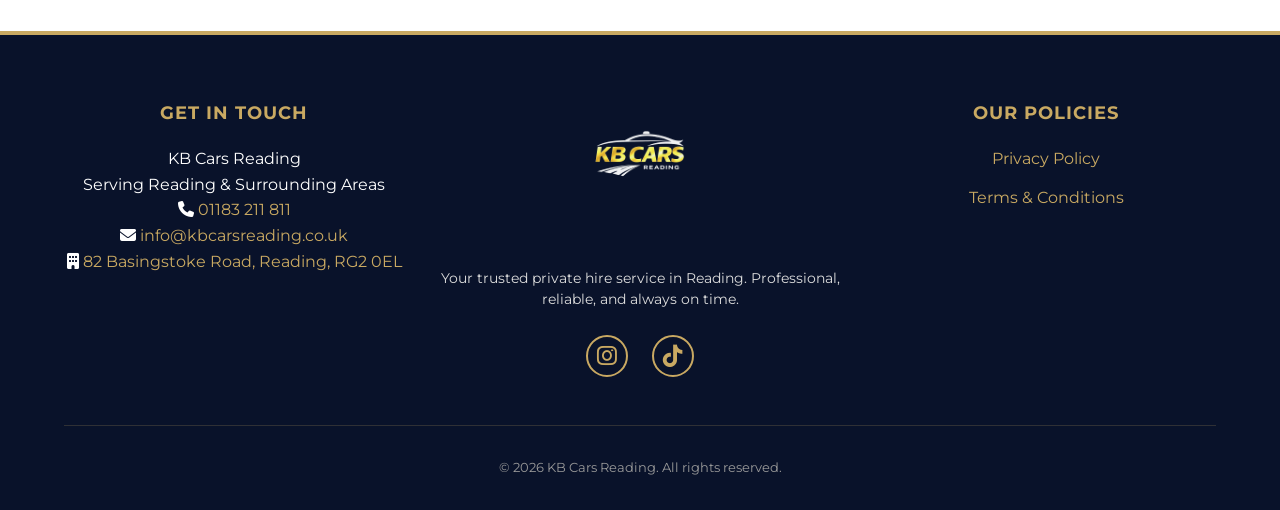
<file: services.html>
<!DOCTYPE html>
<html lang="en">
<head>
  <meta charset="UTF-8">
  <link rel="icon" type="image/png" href="images/transparent-logo.png" />
  <meta name="viewport" content="width=device-width, initial-scale=1.0">
  <title>KB Cars Reading | Private Hire & Airport Transfers</title>

  <!-- Link CSS -->
  <link rel="stylesheet" href="style.css">

  <!-- Google Fonts -->
  <link rel="stylesheet" href="https://fonts.googleapis.com/css2?family=Montserrat:wght@400;600;700&display=swap">

  <!-- Font Awesome for icons -->
  <link
  rel="stylesheet"
  href="https://cdnjs.cloudflare.com/ajax/libs/font-awesome/6.5.1/css/all.min.css"
  crossorigin="anonymous"
/>

</head>
<body class="page-services">

<!-- TOP INFO BAR -->
<div class="top-bar">
  <div class="top-bar-left">
    <span>
      <i class="fa-solid fa-phone"></i>
      <a href="tel:+441234567890">+44 1234 567 890</a>
    </span>
    <span>
      <i class="fa-solid fa-envelope"></i>
      <a href="mailto:info@kbcarsreading.co.uk">info@kbcarsreading.co.uk</a>
    </span>
  </div>

  <div class="top-bar-right">
    <i class="fa-solid fa-clock"></i>
    <span>24/7 Service Available</span>
  </div>
</div>


  <!-- HEADER -->
<header>
  <div class="logo reveal zoom-in">
    <a href="index.html">
      <img src="images/transparent-logo.png" alt="KB Cars Reading Logo">
    </a>
    <div class="menu-toggle">
      <span></span>
      <span></span>
      <span></span>
    </div>
  </div>

  <nav>
    <ul class="nav-links">
      <li><a href="index.html">Home</a></li>
      <li><a href="about.html">About Us</a></li>
      <li><a href="services.html">Services</a></li>
      <li><a href="airport-express.html">Airport Express</a></li>
      <li><a href="kidz-commute.html">Kidz Commute</a></li>
      <li><a href="accessible.html">Wheelchair Accessible Taxi</a></li>
      <li><a href="contact.html">Contact</a></li>
      <li class="nav-book"><a href="book-now.html">Book Now</a></li>
    </ul>
  </nav>
</header>

<section class="services-hero reveal">
  <h1>Our <span class="gold-text">Services</span></h1>
  <p class="intro">
    <strong class="highlight">Premium Transport Solutions</strong><br>
    From local journeys to airport transfers and school runs, we provide comprehensive private hire services across Reading and beyond.
  </p>
</section>

<section class="service-block">
  <div class="features-grid">
    <div class="feature reveal fade-left">
      <i class="fa-solid fa-clock"></i>
      <h3>24/7 Availability</h3>
      <p>Round the clock service</p>
    </div>

    <div class="feature reveal">
      <i class="fa-solid fa-certificate"></i>
      <h3>Fully Licensed</h3>
      <p>Insured & compliant</p>
    </div>

    <div class="feature reveal fade-right">
      <i class="fa-solid fa-sterling-sign"></i>
      <h3>Fixed Pricing</h3>
      <p>No hidden charges</p>
    </div>

    <div class="feature reveal fade-left">
      <i class="fa-solid fa-user-tie"></i>
      <h3>Professional Drivers</h3>
      <p>Vetted & experienced</p>
    </div>

    <div class="feature reveal">
      <i class="fa-solid fa-car"></i>
      <h3>Modern Fleet</h3>
      <p>Clean & comfortable</p>
    </div>

    <div class="feature reveal fade-right">
      <i class="fa-solid fa-star"></i>
      <h3>Top Rated</h3>
      <p>4.9/5 customer rating</p>
    </div>
  </div>
</section>
<section class="service-block">
  <div class="airports-grid">

<section>
  <div class="airports-grid">

    <!-- Airport Express (image left, text right) -->
    <div class="airport-card card-left">
      <div class="airport-image reveal fade-left">
        <img src="images/airport-express.png" alt="Airport transfer">
      </div>
      <div class="airport-content reveal">
        <h3>Airport Express</h3>
        <p>Professional airport transfers with flight monitoring.</p>
        <ul class="included-list">
          <li>Heathrow, Gatwick, Luton & Stansted</li>
          <li>Meet & greet available</li>
          <li>Fixed pricing</li>
        </ul>
        <a href="airport-express.html" class="btn-secondary">View Airport Express</a>
      </div>
    </div>

    <!-- Kidz Commute (text left, image right) -->
    <div class="airport-card card-right">
      <div class="airport-content ">
        <h3>Kidz Commute</h3>
        <p>Safe, reliable school runs with DBS checked drivers.</p>
        <ul class="included-list">
          <li>Enhanced DBS drivers</li>
          <li>Consistent routes</li>
          <li>Child seats available</li>
        </ul>
        <a href="kidz-commute.html" class="btn-secondary">View Kidz Commute</a>
      </div>
      <div class="airport-image reveal fade-right">
        <img src="images/kidz-commute.png" alt="School transport">
      </div>
    </div>

    <!-- Local Journeys (image left, text right) -->
    <div class="airport-card card-left">
      <div class="airport-image reveal fade-left">
        <img src="images/local-journeys.png" alt="Local journey">
      </div>
      <div class="airport-content">
        <h3>Local Journeys</h3>
        <p>Reliable local transport across Reading.</p>
        <ul class="included-list">
          <li>Quick response times</li>
          <li>Competitive rates</li>
          <li>Account options</li>
        </ul>
        <a href="book-now.html" class="btn-secondary">Book Now</a>
      </div>
    </div>

    <!-- Long Distance Travel (text left, image right) -->
    <div class="airport-card card-right">
      <div class="airport-content">
        <h3>Long Distance Travel</h3>
        <p>Comfortable UK-wide long-distance journeys.</p>
        <ul class="included-list">
          <li>Executive vehicles</li>
          <li>Fixed pricing</li>
          <li>Rest stops included</li>
        </ul>
        <a href="book-now.html" class="btn-secondary">Book Now</a>
      </div>
      <div class="airport-image reveal fade-right">
        <img src="images/long-distance.png" alt="Long distance travel">
      </div>
    </div>

    <!-- Corporate Travel (image left, text right) -->
    <div class="airport-card card-left">
      <div class="airport-image reveal fade-left">
        <img src="images/corporate-travel.png" alt="Corporate travel">
      </div>
      <div class="airport-content">
        <h3>Corporate Travel</h3>
        <p>Professional transport solutions for businesses.</p>
        <ul class="included-list">
          <li>Corporate accounts</li>
          <li>Monthly invoicing</li>
          <li>Priority booking</li>
        </ul>
        <a href="contact.html" class="btn-secondary">Enquire Now</a>
      </div>
    </div>
                <!-- Wheelchair Accessible (text left, image right) -->
    <div class="airport-card card-right">
      <div class="airport-content">
        <h3>Wheelchair Accessible Taxi</h3>
        <p>Low angle ramps and wide entry doors allow smooth boarding without transfers.</p>
        <ul class="included-list">
          <li>Enhanced DBS drivers</li>
          <li>Easy Access</li>
          <li>Medical appointments, shopping trips or social outings anytime.</li>
        </ul>
        <a href="accessible.html" class="btn-secondary">View Wheelchair Accessible</a>
      </div>
      <div class="airport-image reveal fade-right">
        <img src="images/accessible.png" alt="wheelchair accessible">
      </div>
    </div>

  </div>
</section>
<section class="page-services-cta reveal zoom-in">
  <div class="cta-inner">
    <h2>Ready to Experience Premium Travel?</h2>
    <p>Book your journey today and discover why KB Cars is Reading's trusted private hire service</p>
    <div class="cta-buttons">
      <a href="book-now.html" class="btn-book">Book Now</a>
      <a href="tel:01183211811" class="btn-call">
        <i class="fa-solid fa-phone"></i> 01183 211 811
      </a>
    </div>
  </div>
</section>
</section>

  <!-- FOOTER -->
<footer id="contact" class="reveal fade-up">
  <div class="footer-container">
    
    <div class="footer-column footer-left">
      <h3>Get In Touch</h3>
      <p>KB Cars Reading</p>
      <p>Serving Reading & Surrounding Areas</p>
      <p><i class="fa-solid fa-phone"></i> <a href="tel:01183211811">01183 211 811</a></p>
      <p><i class="fa-solid fa-envelope"></i> <a href="mailto:info@kbcarsreading.co.uk">info@kbcarsreading.co.uk</a></p>
      <p><i class="fa-solid fa-building"></i> <a>82 Basingstoke Road, Reading, RG2 0EL</a></p>
    </div>

    <div class="footer-column footer-center">
      <div class="footer-logo">
        <a href="index.html">
          <img src="images/transparent-logo.png" alt="KB Cars Reading Logo">
        </a>
      </div>
      <p class="footer-tagline">
        Your trusted private hire service in Reading. Professional, reliable, and always on time.
      </p>
      <div class="footer-socials">
        <a href="https://instagram.com/kbcarsreading" target="_blank" aria-label="Instagram">
          <i class="fa-brands fa-instagram"></i>
        </a>
        <a href="https://tiktok.com/@kbcars.reading" target="_blank" aria-label="TikTok">
          <i class="fa-brands fa-tiktok"></i>
        </a>
      </div>
    </div>

<div class="footer-column footer-right">
  <h3>Our Policies</h3>
  <ul>
    <li><a href="policies.html#privacy">Privacy Policy</a></li>
    <li><a href="policies.html#terms">Terms & Conditions</a></li>
  </ul>
</div>

  </div>

  <div class="footer-bottom">
    <p>&copy; 2026 KB Cars Reading. All rights reserved.</p>
  </div>
</footer>

  <!-- Link JS -->
  <script src="script.js"></script>
</body>
</html>
</file>
<file: style.css>
/* TO MAKE IT MOBILE FRIENDLY START */

/* GENERAL NAV */
nav ul.nav-links {
  display: flex;
  gap: 20px;
  list-style: none;
}

/* HAMBURGER MENU - hidden on desktop */
.menu-toggle {
  display: none;
  flex-direction: column;
  gap: 5px;
  cursor: pointer;
}

.menu-toggle span {
  display: block;
  width: 25px;
  height: 3px;
  background-color: #C9A962; /* gold */
  transition: 0.3s;
}

/* HAMBURGER ACTIVE ANIMATION */
.menu-toggle.active span:nth-child(1) {
  transform: rotate(45deg) translate(5px, 5px);
}

.menu-toggle.active span:nth-child(2) {
  opacity: 0;
}

.menu-toggle.active span:nth-child(3) {
  transform: rotate(-45deg) translate(6px, -6px);
}

/* --- MOBILE STYLES --- */
@media (max-width: 900px) {
  /* 1. Navbar Layout */
  header {
    position: relative;
    display: flex;
    justify-content: space-between;
    align-items: center;
    padding: 10px 5%;
  }

  /* 2. Show hamburger */
  .menu-toggle {
    display: flex;
    z-index: 1002;
  }

  /* 3. Dropdown Menu */
  nav ul.nav-links {
    display: flex;
    flex-direction: column;
    align-items: center;
    gap: 0; /* Remove gap for cleaner borders */
    position: absolute;
    top: 100%; 
    left: 0;
    width: 100%;
    background-color: #09122a; 
    max-height: 0;
    overflow: hidden;
    transition: max-height 0.4s ease-in-out;
    padding: 0;
    margin: 0;
    z-index: 1000;
    box-shadow: 0 4px 10px rgba(0,0,0,0.3);
  }

  /* Active Menu State */
  nav ul.nav-links.active {
    max-height: 80vh; /* Adjust based on your link count */
    padding-bottom: 20px;
    border-bottom: 3px solid #C9A962;
  }

  nav ul.nav-links li {
    width: 100%;
    text-align: center;
    border-top: 1px solid rgba(201, 169, 98, 0.1); /* Subtle gold divider */
  }

  nav ul.nav-links li a {
    display: block;
    padding: 15px 0;
    font-size: 1.1rem;
  }

  /* 4. PREVENT SQUISHING (The Layout Fix) */
  .hero-container, 
  .cards-container, 
  .services-list, 
  .testimonial-grid {
    display: flex;
    flex-direction: column !important; /* Forces items to stack vertically */
    gap: 20px;
    padding: 20px;
  }

  .hero-content, .car-long-distance {
    width: 100% !important;
    text-align: center;
  }

  /* Quick fix for the car image in the hero */
  .car-long-distance img {
    max-width: 100%;
    height: auto;
    margin-top: 20px;
  }
}

/* TO MAKE IT MOBILE FRIENDLY END */



/* REVEAL ANIMATION */

/* 1. Initial State: Hidden and slightly shifted down */
.reveal {
  opacity: 0;
  transform: translateY(50px);
  transition: all 0.8s ease-out;
}

/* 1. Slide Up (Your current one) */
.reveal.fade-up {
  transform: translateY(50px);
}

/* 2. Slide from Left (Good for text) */
.reveal.fade-left {
  transform: translateX(-100px);
}

/* 3. Slide from Right (Good for images) */
.reveal.fade-right {
  transform: translateX(100px);
}

/* 4. Zoom In (Good for icons or logos) */
.reveal.zoom-in {
  transform: scale(0.5);
}
/* 2. Active State: When the 'active' class is added via JS */
.reveal.active {
  opacity: 1;
  transform: translateY(0);
}


/* RESET */
* {
  margin: 0;
  padding: 0;
  box-sizing: border-box;
  font-family: 'Montserrat', sans-serif;
}

body {
  line-height: 1.6;
  color: #0B1633;
  background-color: #fff;
}

/* TOP INFO BAR */
.top-bar {
  background-color: #09122a;
  /* slightly darker navy */
  color: #fff;
  font-size: 0.9rem;
  padding: 0.5rem 2rem;
  display: flex;
  justify-content: space-between;
  align-items: center;
}

.top-bar-left {
  display: flex;
  gap: 1.5rem;
  align-items: center;
}

.top-bar-left span,
.top-bar-right {
  display: flex;
  align-items: center;
  gap: 0.5rem;
}

.top-bar a {
  color: #fff;
  text-decoration: none;
}

.top-bar a:hover {
  color: #C9A962;
  /* gold hover */
}

.top-bar i {
  color: #C9A962;
  /* gold icons */
  font-size: 0.9rem;
}

a {
  text-decoration: none;
  color: inherit;
}

/* HEADER */
header {
  background-color: #09122a;
  color: #fff;
  display: flex;
  justify-content: space-between;
  align-items: center;
  /* THIS keeps logo and nav aligned */
  padding: 1rem 2rem;
  position: sticky;
  top: 0;
  z-index: 1000;
}


header .logo img {
  height: 150px;
  /* Adjust if needed */
  width: auto;
  display: block;
}


nav ul {
  display: flex;
  gap: 1.5rem;
}

nav ul li a {
  font-weight: 500;
  transition: color 0.3s;
}

nav ul li a:hover {
  color: #C9A962;
}

/* HERO SECTION */
/* HERO SECTION */
.hero {
  background: url('images/hero-image.jpg') center/cover no-repeat;
  color: #fff;
  text-align: center;
  padding: 6rem 2rem;
  position: relative;
}


.hero::after {
  content: '';
  position: absolute;
  top: 0;
  left: 0;
  width: 100%;
  height: 100%;
  background: rgba(11, 22, 51, 0.6);
  z-index: 0;
}


.hero-content {
  position: relative;
  z-index: 1;
  max-width: 800px;
  margin: 0 auto;
}

.hero h1 {
  font-size: 2.5rem;
  margin-bottom: 1rem;
}

.hero p {
  font-size: 1.2rem;
  margin-bottom: 2rem;
}

.hero .cta-btn {
  display: inline-block;
  background-color: #C9A962;
  color: #0B1633;
  padding: 0.75rem 1.5rem;
  margin: 0 0.5rem;
  border-radius: 8px;
  font-weight: 600;
  transition: background 0.3s, transform 0.3s;
}

.hero .cta-btn:hover {
  background-color: #C9A962;
  transform: translateY(-2px);
}

/* SERVICES */
.services {
  padding: 4rem 2rem;
  text-align: center;
  background-color: #fff;
}

.services h2 {
  font-size: 2rem;
  margin-bottom: 2rem;
}

.service-cards {
  display: flex;
  flex-wrap: wrap;
  gap: 2rem;
  justify-content: center;
}

.service-card {
  background: #f9f9f9;
  padding: 2rem;
  border-radius: 12px;
  box-shadow: 0 4px 12px rgba(0, 0, 0, 0.05);
  flex: 1 1 250px;
  max-width: 300px;
  transition: transform 0.3s;
}

.service-card:hover {
  transform: translateY(-5px);
}

.service-card h3 {
  margin-bottom: 1rem;
  color: #0B1633;
}

.service-card p {
  color: #555;
}

/* TRUST */
.trust {
  padding: 4rem 2rem;
  background-color: #fefaf5;
  text-align: center;
}

.trust h2 {
  font-size: 2rem;
  margin-bottom: 2rem;
}

.trust-icons {
  display: flex;
  flex-wrap: wrap;
  justify-content: center;
  gap: 2rem;
}

.trust-item {
  display: flex;
  flex-direction: column;
  align-items: center;
  gap: 0.5rem;
  max-width: 150px;
}

.trust-item i {
  font-size: 2rem;
  color: #C9A962;
}

/* BOOKING FORM */
.booking {
  padding: 4rem 2rem;
  text-align: center;
  background-color: #fff;
}

.booking h2 {
  font-size: 2rem;
  margin-bottom: 2rem;
}

.booking form {
  max-width: 600px;
  margin: 0 auto;
  display: grid;
  gap: 1rem;
}

.booking input,
.booking select,
.booking button {
  padding: 0.75rem 1rem;
  border-radius: 8px;
  border: 1px solid #ccc;
  font-size: 1rem;
  width: 100%;
}

.booking button {
  background-color: #0B1633;
  color: #fff;
  border: none;
  font-weight: 600;
  cursor: pointer;
  transition: background 0.3s;
}

.booking button:hover {
  background-color: #09122a;
}

/* FOOTER */
footer {
  background-color: #0B1633;
  color: #fff;
  padding: 2rem;
  text-align: center;
}

footer a {
  color: #C9A962;
}

/* RESPONSIVE */
@media (max-width: 768px) {
  nav ul {
    flex-direction: column;
    gap: 1rem;
  }

  .service-cards {
    flex-direction: column;
    align-items: center;
  }

  .trust-icons {
    flex-direction: column;
  }
}

@media (max-width: 768px) {
  .top-bar {
    flex-direction: column;
    gap: 0.5rem;
    text-align: center;
  }

  .top-bar-left {
    flex-direction: column;
    gap: 0.3rem;
  }
}

/* ===== GLOBAL PAGE STYLES ===== */

main {
  padding: 4rem 2rem;
  background-color: #ffffff;
}

main h1 {
  font-size: 2.5rem;
  margin-bottom: 1rem;
  color: #09122a;
}

main h2 {
  font-size: 1.8rem;
  margin-bottom: 1rem;
  color: #09122a;
}

main h3 {
  font-size: 1.2rem;
  margin-top: 1.5rem;
  margin-bottom: 0.5rem;
  color: #09122a;
}

main p {
  max-width: 900px;
  margin-bottom: 1rem;
  line-height: 1.7;
  color: #333;
}

/* ===== ABOUT / CONTENT SECTIONS ===== */

.about-section {
  margin-bottom: 3rem;
}

.intro {
  font-size: 1.1rem;
  font-weight: 500;
  max-width: 900px;
}

/* Feature lists */
.about-features,
.mission-list,
.approach-list {
  list-style: none;
  padding: 0;
  margin-top: 1.5rem;
}

.about-features li,
.mission-list li,
.approach-list li {
  margin-bottom: 1rem;
  padding-left: 2rem;
  position: relative;
}

.about-features li i {
  position: absolute;
  left: 0;
  top: 0.3rem;
  color: #C9A962;
}

/* Experience highlight box */
.experience-highlight {
  display: flex;
  align-items: center;
  gap: 1rem;
  background: #f7f7f7;
  padding: 1.2rem 1.5rem;
  border-radius: 12px;
  margin-top: 2rem;
}

.experience-highlight i {
  font-size: 2rem;
  color: #C9A962;
}

/* ===== CTA SECTION ===== */

.about-cta {
  background-color: #09122a;
  color: #fff;
  padding: 3rem 2rem;
  border-radius: 16px;
  text-align: center;
}

.about-cta h2 {
  color: #fff;
}

.about-cta p {
  color: #ddd;
}




/* ===== RESPONSIVE ===== */

@media (max-width: 768px) {
  main {
    padding: 2.5rem 1.5rem;
  }

  main h1 {
    font-size: 2rem;
  }
}

/* ===== SERVICES PAGE ===== */

.services-hero {
  text-align: center;
  margin-bottom: 4rem;
}

.service-stats {
  margin-top: 3rem;
  display: grid;
  grid-template-columns: repeat(auto-fit, minmax(220px, 1fr));
  gap: 1.5rem;
}

.stat-card {
  background: #f8f8f8;
  padding: 1.5rem;
  border-radius: 14px;
  text-align: center;
  box-shadow: 0 4px 12px rgba(0, 0, 0, 0.05);
}

.stat-card i {
  font-size: 1.8rem;
  color: #C9A962;
  margin-bottom: 0.5rem;
}

.stat-card h3 {
  margin-bottom: 0.3rem;
  color: #09122a;
}

/* Service blocks */

.service-block {
  max-width: 1000px;
  margin: 0 auto 4rem auto;
  padding: 2.5rem;
  background: #ffffff;
  border-radius: 16px;
  box-shadow: 0 6px 18px rgba(0, 0, 0, 0.05);
}

.service-block.alt {
  background: #f9f9f9;
}

.service-block h2 {
  margin-bottom: 0.8rem;
}

.service-block p {
  margin-bottom: 1rem;
}

.service-block ul {
  list-style: none;
  padding: 0;
  margin-bottom: 1.5rem;
}

.service-block ul li {
  padding-left: 1.8rem;
  margin-bottom: 0.6rem;
  position: relative;
}

.service-block ul li::before {
  content: "✔";
  position: absolute;
  left: 0;
  color: #C9A962;
  font-weight: bold;
}

/* Buttons */

.btn-secondary {
  display: inline-block;
  background: #09122a;
  color: #fff;
  padding: 0.6rem 1.4rem;
  border-radius: 8px;
  font-weight: 600;
  transition: all 0.3s;
}

.btn-secondary:hover {
  background: #0B1633;
  transform: translateY(-2px);
}

/* CTA */

.services-cta {
  background: #09122a;
  color: #fff;
  text-align: center;
  padding: 4rem 2rem;
  border-radius: 20px;
  margin-top: 5rem;
}

.services-cta h2 {
  color: #fff;
}

.services-cta p {
  color: #ddd;
}

.cta-buttons {
  margin-top: 1.5rem;
  display: flex;
  gap: 1rem;
  justify-content: center;
  flex-wrap: wrap;
}


/* ===== SERVICE PAGES ===== */

.services-hero {
  background: #0b1633;
  color: #fff;
  padding: 4rem 2rem;
  text-align: center;
}

.services-hero .tagline {
  color: #C9A962;
  font-weight: 600;
  letter-spacing: 1px;
  text-transform: uppercase;
}

.services-hero h1 {
  font-size: 2.5rem;
  margin: 1rem 0;
}

.services-hero .intro {
  max-width: 700px;
  margin: 0 auto 2rem;
  font-size: 1.1rem;
}

.hero-actions {
  display: flex;
  justify-content: center;
  gap: 1rem;
  flex-wrap: wrap;
}

/* Feature Grid */
.features-grid {
  display: grid;
  grid-template-columns: repeat(auto-fit, minmax(220px, 1fr));
  gap: 2rem;
}

.feature {
  text-align: center;
}

.feature i {
  font-size: 2rem;
  color: #C9A962;
  margin-bottom: 1rem;
}

/* Airports */
.airports-grid {
  display: grid;
  grid-template-columns: repeat(auto-fit, minmax(240px, 1fr));
  gap: 2rem;
}

.airport-card {
  background: #fff;
  padding: 2rem;
  border-radius: 12px;
  box-shadow: 0 10px 30px rgba(0, 0, 0, 0.08);
}

/* Steps */
.steps {
  display: grid;
  grid-template-columns: repeat(auto-fit, minmax(220px, 1fr));
  gap: 2rem;
  text-align: center;
}

.step span {
  display: inline-block;
  background: #C9A962;
  color: #0b1633;
  font-weight: 700;
  padding: 0.5rem 1rem;
  border-radius: 50px;
  margin-bottom: 1rem;
}

/* Included List */
.included-list {
  max-width: 700px;
  margin: 0 auto;
  list-style: none;
}

.included-list li {
  padding: 0.5rem 0;
  position: relative;
  padding-left: 1.5rem;
}

.included-list li::before {
  content: "✓";
  color: #C9A962;
  position: absolute;
  left: 0;
}

/* CTA */
.services-cta {
  background: #0b1633;
  color: #fff;
  text-align: center;
  padding: 4rem 2rem;
}

.services-cta .cta-phone {
  margin-top: 1rem;
  color: #C9A962;
}

/* ===== ACTIVE NAV LINK ===== */

.nav-links a.active {
  color: #C9A962;
  position: relative;
}

.nav-links a.active::after {
  content: "";
  position: absolute;
  left: 0;
  bottom: -6px;
  width: 100%;
  height: 2px;
  background-color: #C9A962;
  border-radius: 2px;
}

/* ===== OTHER STYLES ABOVE ===== */

/* Hover effect for service cards */
.airport-card:hover {
  transform: translateY(-5px);
  transition: transform 0.3s ease;
}

/* ===== FORM INPUT STYLING ===== */

.contact-form input,
.contact-form select,
.contact-form textarea {
  width: 100%;
  padding: 0.75rem 1rem;
  margin: 0.5rem 0;
  border: 1px solid #ccc;
  border-radius: 8px;
  font-size: 1rem;
  transition: all 0.3s ease;
  font-family: 'Montserrat', sans-serif;
}

.contact-form input:focus,
.contact-form select:focus,
.contact-form textarea:focus {
  outline: none;
  border-color: #C9A962;
  /* gold accent */
  box-shadow: 0 0 8px rgba(201, 162, 77, 0.4);
  /* subtle gold glow */
}



.contact-form textarea {
  min-height: 120px;
  resize: vertical;
}

/* ===== SERVICE TYPE BUBBLES ===== */

.service-type-options {
  display: flex;
  flex-wrap: wrap;
  gap: 1rem;
  margin-bottom: 1rem;
}

.service-type-options input[type="radio"] {
  display: none;
  /* hide the radio button */
}

.service-type-options .service-option {
  display: flex;
  flex-direction: column;
  align-items: center;
  justify-content: center;
  background-color: #0b1633;
  /* navy background */
  color: #f0f0f0;
  /* light grey text */
  padding: 1.5rem 1rem;
  border-radius: 12px;
  cursor: pointer;
  min-width: 120px;
  text-align: center;
  transition: all 0.3s ease;
  font-family: 'Montserrat', sans-serif;
  flex: 1 1 120px;
}

.service-type-options .service-option i {
  font-size: 2rem;
  margin-bottom: 0.5rem;
}

.service-type-options .service-option span {
  font-weight: 600;
}

/* Hover effect */
.service-type-options .service-option:hover {
  filter: brightness(1.15);
}

/* Selected state */
.service-type-options input[type="radio"]:checked+label {
  background-color: #C9A962;
  /* gold */
  color: #0b1633;
  font-weight: 700;
  box-shadow: 0 5px 15px rgba(0, 0, 0, 0.15);
}

.service-type-options .service-option:hover {
  transform: scale(1.05);
}

/* ===== SERVICE TYPE BUBBLES ===== */
.service-type-options {
  display: flex;
  flex-wrap: wrap;
  gap: 1rem;
  margin-bottom: 1rem;
}

.service-type-options input[type="radio"] {
  display: none;
  /* hide radio button */
}

.service-type-options .service-option {
  display: flex;
  flex-direction: column;
  align-items: center;
  justify-content: center;
  background-color: #0b1633;
  /* navy background */
  color: #f0f0f0;
  /* light grey text */
  padding: 1.5rem 1rem;
  border-radius: 12px;
  cursor: pointer;
  min-width: 120px;
  text-align: center;
  transition: all 0.3s ease;
  font-family: 'Montserrat', sans-serif;
  flex: 1 1 120px;
}

.service-type-options .service-option i {
  font-size: 2rem;
  margin-bottom: 0.5rem;
}

.service-type-options .service-option span {
  font-weight: 600;
}

/* Hover effect */
.service-type-options .service-option:hover {
  filter: brightness(1.15);
  transform: scale(1.05);
}

/* Selected state */
.service-type-options input[type="radio"]:checked+label {
  background-color: #C9A962;
  /* gold */
  color: #0b1633;
  font-weight: 700;
  box-shadow: 0 5px 15px rgba(0, 0, 0, 0.15);
}

/* ===== HERO SECTION / PAGE HEADER ===== */
.services-hero {
  background-color: #09122a;
  /* match main header */
  color: #ffffff;
  /* white text for contrast */
  padding: 3rem 1rem;
  text-align: center;
  font-family: 'Montserrat', sans-serif;
}

.services-hero h1 {
  font-size: 2.5rem;
  margin-bottom: 1rem;
}

.services-hero p {
  font-size: 1.1rem;
  max-width: 700px;
  margin: 0 auto;
  color: #f0f0f0;
  /* lighter white for subtext */
}

.gold-text {
  color: #C9A962;
  /* metallic gold accent */
}

/* ===== FORM ROWS FOR TWO-COLUMN LAYOUT ===== */
.booking-form .form-row {
  display: flex;
  gap: 1rem;
  flex-wrap: wrap;
  /* wraps on small screens */
  margin-bottom: 1rem;
}

/* ===== FORM ROWS FOR TWO-COLUMN LAYOUT ===== */
.booking-form .form-row {
  display: flex;
  gap: 1rem;
  flex-wrap: wrap;
  /* wraps on small screens */
  margin-bottom: 1rem;
}

.booking-form .form-row .form-group {
  flex: 1 1 calc(50% - 0.5rem);
  /* two equal columns */
  display: flex;
  flex-direction: column;
}

.booking-form .form-row .form-group input,
.booking-form .form-row .form-group textarea {
  flex: 1;
  box-sizing: border-box;
  padding: 0.6rem 0.8rem;
  font-size: 1rem;
  border-radius: 6px;
  border: 1px solid #ccc;
}

.booking-form .form-row .form-group input:focus,
.booking-form .form-row .form-group textarea:focus {
  border-color: #C9A962;
  box-shadow: 0 0 8px rgba(201, 162, 77, 0.4);
}

/* For single column rows (like textarea or email row) */
.booking-form .form-row.single .form-group {
  flex: 1 1 100%;
}


/* Optional: maintain previous hover/focus styling */
.booking-form input:focus,
.booking-form textarea:focus {
  border-color: #C9A962;
  box-shadow: 0 0 8px rgba(201, 162, 77, 0.4);
}

.gold-icon {
  color: #C9A962 !important;
  /* gold */
  font-size: 1.3rem;
  /* slightly larger than text */
  margin-right: 0.5rem;
}

.booking-form h3 {
  display: flex;
  align-items: center;
  gap: 0.5rem;
  /* space between icon and text */
  font-size: 1.2rem;
  font-weight: 600;
  margin-bottom: 0.5rem;
}

/* ===== FORM LABELS ===== */
.booking-form label {
  display: block;
  font-weight: 600;
  font-size: 0.95rem;
  margin-bottom: 0.25rem;
  color: #09122a;
  /* dark navy for text */
}

.home-hero {
  background: #09122a;
  color: #fff;
  text-align: center;
  padding: 4rem 1rem;
}

.subtitle {
  text-transform: uppercase;
  letter-spacing: 2px;
  color: #C9A962;
  font-size: 0.85rem;
}





.hero-trust {
  margin-top: 2rem;
  display: flex;
  justify-content: center;
  gap: 2rem;
}

.features-grid,
.services-grid,
.testimonial-grid {
  display: grid;
  grid-template-columns: repeat(auto-fit, minmax(220px, 1fr));
  gap: 1.5rem;
}

.service-card,
.testimonial {
  background: #fff;
  padding: 1.5rem;
  border-radius: 10px;
  box-shadow: 0 10px 30px rgba(0, 0, 0, 0.05);
}

.light-section {
  background: #f9f9f9;
  padding: 3rem 1rem;
}

.home-cta {
  background: #09122a;
  color: #fff;
  text-align: center;
  padding: 3rem 1rem;
}

/* ===== TWO COLUMN HERO ===== */
.home-hero {
  background: #09122a;
  padding: 4rem 1rem;
  color: #ffffff;
}

.hero-container {
  max-width: 1200px;
  margin: 0 auto;
  display: grid;
  grid-template-columns: 1.1fr 0.9fr;
  gap: 3rem;
  align-items: center;
}

.hero-content h1 {
  font-size: 2.6rem;
  margin-bottom: 1rem;
}

.hero-content .intro {
  max-width: 520px;
}

.car-long-distance img {
  width: 100%;
  max-width: 520px;
  border-radius: 16px;
  box-shadow: 0 25px 60px rgba(0, 0, 0, 0.35);
}


/* HERO TRUST */
.hero-trust {
  display: flex;
  gap: 1.5rem;
  margin-top: 2rem;
  font-weight: 600;
}

/* RESPONSIVE */
@media (max-width: 900px) {
  .hero-container {
    grid-template-columns: 1fr;
    text-align: center;
  }

  .hero-image {
    margin-top: 2rem;
  }

  .hero-trust {
    justify-content: center;
  }
}

.hero-content h1,
.hero-content h5,
.hero-content p.intro {
  color: #ffffff;
  /* ensures text is visible on navy background */
}

.gold-text {
  color: #C9A962;
  /* your premium gold accent */
}

/* ===== HERO BUTTONS - BOOK NOW & GET A QUOTE ===== */
.hero-buttons {
  display: flex;
  gap: 1rem;
  /* space between buttons */
  justify-content: center;
  /* center buttons horizontally */
  margin-top: 1.5rem;
  flex-wrap: wrap;
  /* ensures responsiveness on smaller screens */
}


.hero-buttons a.btn-primary,
.hero-buttons a.btn-outline {
  display: inline-flex;
  /* align icon/text vertically if any */
  align-items: center;
  justify-content: center;
  padding: 0.85rem 2rem;
  /* same padding for both */
  font-size: 1rem;
  /* uniform font size */
  font-weight: 600;
  /* consistent weight */
  border-radius: 8px;
  text-decoration: none;
  min-width: 140px;
  /* optional: equal width for both buttons */
  line-height: 1.2;
  box-sizing: border-box;
  transition: all 0.3s ease;
}

/* Book Now - solid gold button */
.hero-buttons a.btn-primary {
  background-color: #C9A962;
  /* your new gold */
  color: #09122a;
  /* navy text */
  border: 2px solid #C9A962;
}

/* Get a Quote - navy button with gold border */
.hero-buttons a.btn-outline {
  background-color: #09122a;
  color: #C9A962;
  border: 2px solid #C9A962;
}

/* Hover effect for both buttons */
.hero-buttons a.btn-primary:hover,
.hero-buttons a.btn-outline:hover {
  background-color: #b8972b;
  /* slightly darker gold */
  color: #09122a;
  transform: translateY(-2px);
}

/* ===== GOLD BADGE SUBTITLE ===== */
.hero-content {
  display: flex;
  flex-direction: column;
  /* stack elements vertically */
  align-items: center;
  /* center everything horizontally */
  justify-content: center;
  /* optional, vertical alignment if needed */
  text-align: center;
  /* centers all text lines */
  gap: 1rem;
  /* spacing between badge, headline, paragraph, buttons */
}

.hero-content p.intro {
  color: #ffffff;
  /* visible on navy background */
  font-size: 1.1rem;
  line-height: 1.6;
  max-width: 480px;
  /* keeps it readable, not screen-wide */
  text-align: center;
  /* ensure it centers even if inside hero-content */
}

.hero-content .badge i {
  margin-right: 0.5rem;
  /* space between star and text */
  color: #C9A962;
  /* gold star */
}

.hero-content .badge {
  display: inline-block;
  background-color: #09122a;
  /* navy background */
  color: #C9A962;
  /* gold text */
  border: 2px solid #C9A962;
  /* gold circular outline */
  border-radius: 50px;
  /* pill/circular shape */
  padding: 0.4rem 1rem;
  /* adjust for desired size */
  font-size: 0.9rem;
  font-weight: 600;
  text-transform: uppercase;
  letter-spacing: 0.5px;
}

header::after {
  content: "";
  position: absolute;
  bottom: 0;
  /* stick to bottom of header */
  left: 0;
  width: 100%;
  height: 4px;
  /* thickness of line */
  background: linear-gradient(to right, transparent 10%, #C9A962 50%, transparent 90%);
  pointer-events: none;
  /* ensures it doesn’t block clicks on buttons/nav */
}

nav ul.nav-links {
  list-style: none;
  /* removes bullets */
  margin: 0;
  padding: 0;
  display: flex;
  gap: 1.5rem;
  /* spacing between links */
}

nav ul.nav-links li a {
  text-decoration: none;
  color: #ffffff;
  /* default link color on header */
  font-weight: 500;
  transition: color 0.3s ease;
}

nav ul.nav-links li a:hover {
  color: #C9A962;
  /* gold on hover */
}

.nav-book a {
  background-color: #C9A962;
  color: #09122a;
  padding: 0.5rem 1rem;
  border-radius: 6px;
  transition: background 0.3s ease;
}

.nav-book a:hover {
  background-color: #b8972b;
}

/* Book Now button in nav */
header nav ul.nav-links li.nav-book a {
  background-color: #C9A962 !important;
  /* gold background */
  color: #09122a !important;
  /* navy/blue text */
  padding: 0.5rem 1rem;
  border-radius: 6px;
  font-weight: 600;
  text-decoration: none;
  transition: background 0.3s ease, color 0.3s ease;
}

/* Hover effect for Book Now button */
header nav ul.nav-links li.nav-book a:hover {
  background-color: #b8972b !important;
  /* slightly darker gold */
  color: #09122a !important;
  /* keep navy text */
}

/* Container */
.why-choose {
  text-align: center;
  padding: 4rem 1rem;
  background-color: #ffffff;
  /* white background for contrast */
}

.why-choose h2 {
  font-size: 2rem;
  color: #09122a;
  margin-bottom: 0.5rem;
}

.why-choose p {
  color: #09122a;
  max-width: 600px;
  margin: 0 auto 2rem auto;
}

/* Flex container for cards */
.cards-container {
  display: flex;
  flex-wrap: wrap;
  gap: 1.5rem;
  justify-content: center;
}

/* Individual card */
.feature-card {
  flex: 1 1 150px;
  /* grow/shrink, minimum width */
  max-width: 200px;
  border: 2px solid #C9A962;
  /* gold border */
  border-radius: 10px;
  padding: 2rem 1rem;
  text-align: center;
  background-color: #ffffff;
  /* stays white */
  cursor: default;
  /* not clickable */
  transition: none;
  /* card itself has no hover effect */
}

/* Icon styling */
.feature-card .icon {
  width: 60px;
  height: 60px;
  margin: 0 auto 1rem auto;
  border-radius: 50%;
  background-color: #09122a;
  /* navy background */
  display: flex;
  align-items: center;
  justify-content: center;
  color: #C9A962;
  /* gold icon */
  font-size: 1.5rem;
  transition: all 0.3s ease;
  /* smooth color swap */
}

/* Smooth transition */
.feature-card {
  transition: transform 0.25s ease, box-shadow 0.25s ease;
}

/* Floating hover effect */
.feature-card:hover {
  transform: translateY(-6px);
  box-shadow: 0 12px 25px rgba(0, 0, 0, 0.08);
}


/* Hover icon when hovering anywhere on the card */
.feature-card:hover .icon {
  background-color: #C9A962;
  /* gold circle */
  color: #09122a;
  /* navy icon */
}

/* Card text */
.feature-card h3 {
  color: #09122a;
  font-size: 1rem;
  font-weight: 600;
  margin-top: 0.5rem;
}

/* Description under each card title */
.feature-card p {
  color: #666666;
  /* medium grey */
  font-size: 0.9rem;
  margin-top: 0.5rem;
}

.gold-text {
  color: #C9A962;
  /* your gold color */
}

/* Section small label in gold */
.section-label {
  color: #C9A962;
  font-weight: 600;
  text-transform: uppercase;
  letter-spacing: 1px;
  font-size: 0.9rem;
  margin-bottom: 0.5rem;
  text-align: center;
  /* CENTER IT */
}

/* Large heading in blue */
.section-title {
  color: #09122a;
  font-size: 2.5rem;
  font-weight: 700;
  text-align: center;
  /* CENTER IT */
  margin-bottom: 1rem;
}

/* Description in grey */
.section-description {
  color: #666666;
  font-size: 1rem;
  text-align: center;
  /* CENTER IT */
  max-width: 700px;
  margin: 0 auto 3rem auto;
}


/* Service cards container */
.services-list {
  display: flex;
  flex-direction: column;
  gap: 2rem;
}

/* Individual service card */
.service-card {
  display: flex;
  flex-direction: row;
  align-items: center;
  border: 2px solid #C9A962;
  /* gold border */
  border-radius: 10px;
  overflow: hidden;
  background-color: #ffffff;
}

/* Reverse card layout for alternating sides */
.service-card.reverse-card {
  flex-direction: row-reverse;
}

/* Image side */
.service-image {
  flex: 1;
  min-width: 150px;
  max-width: 300px;
  overflow: hidden;
}

.service-image img {
  width: 100%;
  height: 100%;
  object-fit: cover;
  display: block;
}

/* Content side */
.service-content {
  flex: 2;
  padding: 2rem;
}

.service-content h3 {
  font-size: 1.5rem;
  color: #09122a;
  margin-bottom: 0.5rem;
}

.service-content p {
  font-size: 1rem;
  color: #666666;
  margin-bottom: 1rem;
}

.service-content .btn-primary {
  display: inline-block;
  margin-top: 0.5rem;
}

/* Reset box-sizing */
* {
  box-sizing: border-box;
}

/* Services container */
.services-list {
  display: flex;
  flex-direction: row;
  /* important! ensures horizontal layout */
  flex-wrap: wrap;
  /* allow wrapping to next line */
  gap: 2rem;
  justify-content: center;
}

/* Individual service card */
.service-card {
  width: calc(33.333% - 1rem);
  /* 3 per row minus gap */
  min-width: 250px;
  /* prevents cards from shrinking too small */
  display: flex;
  flex-direction: row;
  /* image + text side by side */
  align-items: center;
  border: 2px solid #C9A962;
  border-radius: 10px;
  overflow: hidden;
  background-color: #ffffff;

  /* remove any previous flex-grow/shrink */
  flex: 0 0 auto;
}

.service-card.reverse-card {
  flex-direction: row-reverse;
}



@media screen and (max-width: 900px) {
  .service-card {
    flex: 1 1 100%;
    /* full width on mobile */
    flex-direction: column;
    /* stack image above text */
  }

  .service-card.reverse-card {
    flex-direction: column;
  }

  .service-image {
    max-width: 100%;
  }
}

/* Section small label in gold */
.section-label {
  color: #C9A962;
  font-weight: 600;
  text-transform: uppercase;
  letter-spacing: 1px;
  font-size: 0.9rem;
  margin-bottom: 0.5rem;
  text-align: center;
}

/* Large heading in blue */
.section-title {
  color: #09122a;
  font-size: 2.5rem;
  font-weight: 700;
  text-align: center;
  margin-bottom: 1rem;
}

/* Description in grey */
.section-description {
  color: #666666;
  font-size: 1rem;
  text-align: center;
  max-width: 700px;
  margin: 0 auto 3rem auto;
}

/* Container for cards */
.services-list {
  display: flex;
  flex-wrap: wrap;
  gap: 2rem;
  justify-content: center;
}

/* Individual card */
.service-card {
  width: calc(33.333% - 1rem);
  /* 3 cards per row */
  border: 2px solid #C9A962;
  border-radius: 10px;
  background-color: #ffffff;
  overflow: hidden;
  display: flex;
  flex-direction: column;
  /* vertical layout: image on top */
  transition: transform 0.3s ease;
}

.service-card:hover {
  transform: translateY(-5px);
}

/* Image takes top half */
.service-card .service-image {
  width: 100%;
  height: 200px;
  /* fixed height for all images */
  overflow: hidden;
}

.service-card .service-image img {
  width: 100%;
  height: 100%;
  object-fit: cover;
  display: block;
}

.service-card .service-content {
  padding: 1.5rem;
  display: flex;
  flex-direction: column;
  justify-content: flex-start;
  /* let content grow naturally */
}

.services-list {
  display: flex;
  flex-wrap: wrap;
  gap: 2rem;
  justify-content: center;
  align-items: stretch;
  /* ensures all cards same height per row */
}

@media screen and (max-width: 900px) {
  .service-card {
    width: 100%;
  }
}

.service-card .service-content h3 {
  font-size: 1.5rem;
  color: #09122a;
  margin-bottom: 0.5rem;
}

.service-card .service-content p {
  font-size: 1rem;
  color: #666666;
  margin-bottom: 1rem;
}

.service-card .service-content .btn-primary {
  display: inline-block;
  margin-top: auto;
}

/* Mobile stacking */
@media screen and (max-width: 900px) {
  .service-card {
    width: 100%;
  }
}

.section-header {
  text-align: center;
  /* center everything inside */
  margin-bottom: 3rem;
  /* spacing before the cards */
}

.section-label {
  color: #C9A962;
  font-weight: 600;
  text-transform: uppercase;
  letter-spacing: 1px;
  font-size: 0.9rem;
  margin-bottom: 0.5rem;
}

.section-title {
  color: #09122a;
  font-size: 2.5rem;
  font-weight: 700;
  margin-bottom: 1rem;
}

.section-description {
  color: #666666;
  font-size: 1rem;
  max-width: 700px;
  margin: 0 auto;
  /* keep description centered and narrow */
}

/* ===============================
   Booking Form with Theme Background
=================================*/

/* Section styling */
.service-block {
  background-color: #09122a;
  /* themed navy background */
  padding: 3rem 1rem;
  text-align: center;
  margin-top: 90px;
}

@media (max-width: 768px) {
  .service-block {
    margin-top: 60px;
  }
}


.service-block h2 {
  color: #C9A962;
  /* gold heading */
  font-size: 2rem;
  margin-bottom: 0.5rem;
}

.service-block p.intro {
  color: #ffffff;
  /* white intro */
  font-size: 1rem;
  margin-bottom: 2rem;
  max-width: 600px;
  margin-left: auto;
  margin-right: auto;
}

/* Form container */
.quick-booking {
  display: flex;
  flex-wrap: wrap;
  gap: 1rem;
  justify-content: center;
  max-width: 900px;
  margin: 0 auto;
}

/* Form group with label & icon */
.form-group {
  flex: 1 1 45%;
  display: flex;
  flex-direction: column;
  align-items: flex-start;
  color: #ffffff;
  /* white labels */
}

.form-group label {
  margin-bottom: 0.3rem;
  font-weight: 600;
  font-size: 0.95rem;
}

.form-group label i {
  margin-right: 0.5rem;
  color: #C9A962;
  /* gold icons */
}

/* Inputs and textarea */
.quick-booking input,
.quick-booking select,
.quick-booking textarea {
  width: 100%;
  padding: 0.8rem 1rem;
  border: 2px solid #C9A962;
  /* gold border */
  border-radius: 8px;
  font-size: 1rem;
  color: #09122a;
  /* text inside input is navy */
  background-color: #ffffff;
  /* white input for contrast */
  transition: border 0.3s, box-shadow 0.3s;
}

.quick-booking input:focus,
.quick-booking select:focus,
.quick-booking textarea:focus {
  border-color: #D4AF37;
  /* slightly brighter gold on focus */
  box-shadow: 0 0 5px rgba(201, 169, 98, 0.5);
  outline: none;
}

/* Textarea special requests */
textarea {
  resize: vertical;
}

/* Submit button */
.quick-booking .btn-primary {
  flex: 1 1 100%;
  background-color: #09122a;
  /* navy */
  color: #C9A962;
  /* gold text */
  font-weight: 600;
  padding: 0.8rem 1.5rem;
  border: 2px solid #C9A962;
  border-radius: 8px;
  cursor: pointer;
  transition: all 0.3s ease;
  margin-top: 1rem;
}

.quick-booking .btn-primary:hover {
  background-color: #C9A962;
  /* gold background */
  color: #09122a;
  /* navy text */
  border-color: #09122a;
  transform: translateY(-2px);
}

/* Phone CTA */
.service-block .cta-phone {
  margin-top: 1.5rem;
  font-weight: 600;
  color: #ffffff;
}

.service-block .cta-phone a {
  color: #C9A962;
  text-decoration: none;
}

.service-block .cta-phone a:hover {
  text-decoration: underline;
}

/* Responsive adjustments */
@media (max-width: 768px) {
  .form-group {
    flex: 1 1 100%;
    /* stack all fields on smaller screens */
  }
}


/* TESTIMONIAL SECTION */
.light-section {
  text-align: center;
}

/* Testimonials title */
.light-section h2 {
  color: #C9A962;
  /* gold */
  margin-bottom: 10px;
}

/* What our customers say */
.light-section .intro {
  color: #09122a;
  /* navy */
  font-weight: 600;
  margin-bottom: 8px;
}

/* Description text */
.light-section .intro+p {
  color: #4a4a4a;
  /* grey */
  margin-bottom: 50px;
}


.testimonial-grid {
  display: grid;
  grid-template-columns: repeat(3, 1fr);
  gap: 30px;
}

@media (max-width: 900px) {
  .testimonial-grid {
    grid-template-columns: 1fr;
  }
}

.testimonial {
  background: #ffffff;
  padding: 30px 25px;
  border-radius: 14px;
  box-shadow: 0 8px 20px rgba(0, 0, 0, 0.06);
  transition: all 0.35s ease;
  position: relative;
}

/* Lift effect */
.testimonial:hover {
  transform: translateY(-10px);
  box-shadow: 0 18px 35px rgba(0, 0, 0, 0.12);
}

.testimonial::before {
  content: "\f005  \f005  \f005  \f005  \f005";
  font-family: "Font Awesome 6 Free";
  font-weight: 900;
  color: #C9A962;
  display: block;
  margin-bottom: 15px;
  font-size: 14px;
  letter-spacing: 3px;
}

.customer {
  display: flex;
  align-items: center;
  justify-content: center;
  gap: 14px;
  margin-top: 18px;
}

.avatar {
  width: 42px;
  height: 42px;
  border-radius: 50%;
  background: #09122a;
  color: #fff;
  font-weight: 600;
  display: flex;
  align-items: center;
  justify-content: center;
  font-size: 14px;
  letter-spacing: 1px;
}

.customer-info {
  text-align: left;
}

.customer-info strong {
  display: block;
  color: #09122a;
}

.customer-info span {
  color: #4a4a4a;
  font-size: 14px;
}

.testimonial p {
  color: #4a4a4a;
  font-style: italic;
  line-height: 1.6;
}

.light-section h2,
.light-section .intro,
.light-section p {
  text-align: center;
  margin-left: auto;
  margin-right: auto;
}

.light-section .intro {
  color: #09122a;
  font-weight: 600;
  max-width: 700px;
}

.light-section .intro+p {
  color: #4a4a4a;
  max-width: 720px;
  margin-top: 6px;
  margin-bottom: 50px;
}

.footer-logo {
  text-align: center;
  margin-bottom: 25px;
}

.footer-logo img {
  width: 140px;
  height: auto;
  opacity: 0.95;
  transition: 0.3s ease;
}

.footer-logo img:hover {
  opacity: 1;
  transform: scale(1.05);
}

.footer-logo img {
  filter: brightness(1.15);
}

.footer-tagline {
  color: #C9A962;
  font-size: 14px;
  margin-top: 10px;
}

/* ===== ABOUT PAGE HERO ===== */
.about-page {
  background-color: #09122a;
  /* navy blue background */
  color: #ffffff;
  /* default text color */
  text-align: center;
  padding: 4rem 2rem;
  /* space inside the section */
}

/* H1 styling */
.about-page h1 {
  font-size: 2.5rem;
  margin-bottom: 1rem;
  font-weight: 700;
}

/* Split H1 into "About" white and "KB Cars Reading" gold */
.about-page h1 span.about {
  color: #ffffff;
  /* white */
}

.about-page h1 span.kb-cars {
  color: #C9A962;
  /* gold */
}

/* Intro paragraph */
.about-page p.intro {
  color: #ffffff;
  /* grey description */
  max-width: 700px;
  margin: 0 auto;
  font-size: 1.1rem;
  line-height: 1.6;
}

/* Optional: remove any margin from above elements so it sits flush with header */
.about-page {
  margin-top: 0;
}

/* ABOUT SECTION - TWO COLUMNS */
.about-section {
  padding: 4rem 2rem;
  /* space around section */
  background-color: #ffffff;
  /* keep white background */
}

.about-container {
  display: flex;
  align-items: center;
  justify-content: space-between;
  gap: 2rem;
  max-width: 1200px;
  margin: 0 auto;
  flex-wrap: wrap;
  /* allows stacking on mobile */
}

.about-text {
  flex: 1 1 55%;
  /* text takes ~55% width */
}

.about-text h2 {
  font-size: 2rem;
  color: #09122a;
  /* navy heading */
  margin-bottom: 1rem;
}

.about-text p {
  color: #666666;
  /* grey text */
  margin-bottom: 1rem;
  line-height: 1.7;
}

/* Experience highlight stays inside text column */
.experience-highlight {
  display: flex;
  align-items: center;
  gap: 1rem;
  background: #f7f7f7;
  padding: 1rem 1.5rem;
  border-radius: 12px;
  margin-top: 2rem;
}

.experience-highlight i {
  font-size: 2rem;
  color: #C9A962;
}

/* IMAGE COLUMN */
.about-image {
  flex: 1 1 40%;
  /* image takes ~40% width */
  display: flex;
  justify-content: center;
}

.about-image img {
  width: 100%;
  max-width: 500px;
  border-radius: 12px;
  box-shadow: 0 20px 50px rgba(0, 0, 0, 0.2);
  display: block;
}

/* RESPONSIVE: stack columns on smaller screens */
@media (max-width: 900px) {
  .about-container {
    flex-direction: column;
  }

  .about-text,
  .about-image {
    flex: 1 1 100%;
  }

  .about-image img {
    max-width: 100%;
  }
}

/* WHY CHOOSE KB CARS - FEATURE CARDS */
.why-choose {
  background-color: #ffffff;
  /* white background */
  padding: 4rem 2rem;
  text-align: center;
}

.why-choose .section-header {
  margin-bottom: 3rem;
}

.why-choose .section-title {
  color: #09122a;
  /* navy heading */
  font-size: 2.5rem;
  margin-bottom: 0.5rem;
}

.why-choose .section-description {
  color: #666666;
  /* grey text */
  font-size: 1rem;
  max-width: 700px;
  margin: 0 auto;
}

/* Cards container */
.why-choose .cards-container {
  display: flex;
  flex-wrap: wrap;
  gap: 1.5rem;
  justify-content: center;
}

/* Individual card */
.why-choose .feature-card {
  flex: 1 1 220px;
  /* responsive width */
  max-width: 250px;
  background-color: #ffffff;
  border: 2px solid #C9A962;
  /* gold border */
  border-radius: 10px;
  padding: 2rem 1.5rem;
  text-align: center;
  transition: transform 0.25s ease, box-shadow 0.25s ease;
}

.why-choose .feature-card:hover {
  transform: translateY(-6px);
  box-shadow: 0 12px 25px rgba(0, 0, 0, 0.08);
}

/* Icon styling */
.why-choose .feature-card .icon {
  width: 60px;
  height: 60px;
  margin: 0 auto 1rem auto;
  border-radius: 50%;
  background-color: #09122a;
  /* navy circle */
  display: flex;
  align-items: center;
  justify-content: center;
  color: #C9A962;
  /* gold icon */
  font-size: 1.5rem;
  transition: all 0.3s ease;
}

/* Icon hover effect */
.why-choose .feature-card:hover .icon {
  background-color: #C9A962;
  /* gold background */
  color: #09122a;
  /* navy icon */
}

/* Card title */
.why-choose .feature-card h3 {
  color: #09122a;
  font-size: 1.1rem;
  font-weight: 600;
  margin-bottom: 0.5rem;
}

/* Card description */
.why-choose .feature-card p {
  color: #666666;
  font-size: 0.95rem;
  line-height: 1.5;
}

/* RESPONSIVE */
@media (max-width: 900px) {
  .why-choose .cards-container {
    flex-direction: column;
    align-items: center;
  }

  .why-choose .feature-card {
    max-width: 100%;
  }
}

/* OUR VISION SECTION */
.vision-section {

  padding: 4rem 2rem;
  display: flex;
  justify-content: center;
  /* center the card horizontally */
}

.vision-section .vision-card {
  background-color: #0b1633;
  /* slightly lighter navy card */
  padding: 2.5rem 2rem;
  border-radius: 16px;
  max-width: 900px;
  color: #f0f0f0;
  /* light text for readability */
  box-shadow: 0 8px 20px rgba(0, 0, 0, 0.08);
  transition: transform 0.3s ease, box-shadow 0.3s ease;
}

.vision-section .vision-card h2 {
  color: #C9A962;
  /* gold heading */
  font-size: 2rem;
  margin-bottom: 1rem;
}

.vision-section .vision-card p {
  color: #dcdcdc;
  /* light grey text */
  font-size: 1rem;
  line-height: 1.6;
  margin-bottom: 1rem;
}

/* Lift effect on hover */
.vision-section .vision-card:hover {
  transform: translateY(-6px);
  box-shadow: 0 12px 25px rgba(0, 0, 0, 0.12);
}

/* Responsive */
@media (max-width: 768px) {
  .vision-section {
    padding: 2.5rem 1.5rem;
  }

  .vision-section .vision-card {
    padding: 2rem 1.5rem;
  }
}

/* Mission Section - Two Columns */
.mission-section {
  background-color: #09122a;
  /* navy background */
  padding: 3rem 1rem;
  color: #ffffff;
  border-radius: 16px;
  /* optional lift effect */
  margin-top: 2rem;
  box-shadow: 0 8px 20px rgba(0, 0, 0, 0.1);
}

.mission-container {
  display: grid;
  grid-template-columns: 1fr 1fr;
  /* left text, right image */
  gap: 3rem;
  align-items: start;
  max-width: 1200px;
  margin: 0 auto;
}

.mission-text h2 {
  font-size: 2rem;
  color: #ffffff;
  display: flex;
  align-items: center;
  gap: 0.8rem;
  margin-bottom: 1rem;
}

.mission-text h2 .mission-icon {
  color: #C9A962;
  /* gold icon */
  font-size: 2.2rem;
}

/* Category titles in gold with icon */
.mission-text h3 {
  color: #C9A962;
  display: flex;
  align-items: center;
  gap: 0.5rem;
  margin-top: 1.5rem;
  margin-bottom: 0.5rem;
}

.mission-category-icon {
  color: #C9A962;
  font-size: 1.2rem;
}

/* Paragraphs */
.mission-text p {
  color: #dddddd;
  line-height: 1.6;
}

/* Mission list with gold checkmarks */
.mission-list {
  list-style: none;
  padding-left: 1.5rem;
  margin-top: 1rem;
}

.mission-list li {
  position: relative;
  padding-left: 1.8rem;
  margin-bottom: 0.8rem;
  color: #ffffff;
}

.mission-list li::before {
  content: "\f00c";
  /* FontAwesome check */
  font-family: "Font Awesome 6 Free";
  font-weight: 900;
  position: absolute;
  left: 0;
  color: #C9A962;
  /* gold checkmark */
}

/* Right column image */
.mission-image img {
  width: 100%;
  border-radius: 12px;
  box-shadow: 0 8px 25px rgba(0, 0, 0, 0.2);
  display: block;
}

/* Responsive */
@media (max-width: 900px) {
  .mission-container {
    grid-template-columns: 1fr;
    /* stack columns on small screens */
  }

  .mission-image {
    margin-top: 2rem;
  }
}

/* Approach Section - White background, centered */
.approach-section {
  background-color: #ffffff;
  padding: 3rem 1rem;
  border-radius: 16px;
  margin: 2rem auto;
  max-width: 800px;
  text-align: center;
  box-shadow: 0 8px 20px rgba(0, 0, 0, 0.05);
  /* subtle lift */
  color: #333333;
}

.approach-section h2 {
  display: flex;
  justify-content: center;
  align-items: center;
  gap: 0.8rem;
  font-size: 2rem;
  color: #09122a;
  /* dark blue for title */
  margin-bottom: 1rem;
}

.approach-icon {
  color: #C9A962;
  /* gold icon */
  font-size: 2rem;
}

/* Approach list with checkmarks and light grey background */
.approach-list {
  list-style: none;
  padding: 0;
  margin-top: 2rem;
}

.approach-list li {
  position: relative;
  padding: 0.8rem 1rem 0.8rem 3rem;
  margin-bottom: 1rem;
  background-color: #f5f5f5;
  /* faint grey background */
  border-radius: 8px;
  display: inline-block;
  text-align: left;
  max-width: 600px;
}

.approach-list li::before {
  content: "\f00c";
  /* FontAwesome check */
  font-family: "Font Awesome 6 Free";
  font-weight: 900;
  position: absolute;
  left: 1rem;
  top: 50%;
  transform: translateY(-50%);
  color: #C9A962;
  /* gold checkmark */
}

.approach-final {
  font-weight: 700;
  /* bold like the title */
  font-size: 1.2rem;
  margin-top: 2rem;
}

.white-text {
  color: #09122a;
  /* white */
}

.gold-text {
  color: #C9A962;
  /* gold */
}

.mission-section {
  display: flex;
  align-items: center;
  /* vertically center image with text */
  gap: 2rem;
  /* space between text and image */
  padding: 2rem 0;
  /* optional vertical padding */
}

.mission-content {
  flex: 1;
  /* text column */
}

.mission-image {
  flex: 1;
  /* image column */
  display: flex;
  justify-content: center;
  /* horizontally center the image */
}

.mission-image img {
  margin-top: 140px;
  /* adjust this value as needed */
  max-width: 100%;
  height: auto;
  display: block;
}

/* CTA Section */
.about-cta {
  background-color: #f5f5f5;
  /* navy blue background */
  color: #fff;
  text-align: center;
  /* ensures headings and paragraphs are centered */
  padding: 3rem 1rem;
  border-radius: 12px;
  margin-top: 4rem;
  display: flex;
  flex-direction: column;
  align-items: center;
  /* centers content horizontally */
  justify-content: center;
  /* optional: vertically centers if needed */
}

.about-cta h2,
.about-cta p {
  max-width: 800px;
  /* keeps text from being too wide on large screens */
  margin: 0 auto 1.5rem auto;
  /* centers and adds spacing below */
}


/* CTA Section */


.about-cta h2 {
  font-size: 2rem;
  margin-bottom: 1rem;
  color: #09122a;
  /* white */
  font-weight: 700;
}

.about-cta p {
  color: #09122a;
  /* light grey text */
  font-size: 1.1rem;
  margin-bottom: 2rem;
}

/* Buttons container */
.cta-buttons {
  display: flex;
  justify-content: center;
  gap: 1rem;
  flex-wrap: wrap;
}

/* Book Now button */
.btn-book {
  background-color: #0B1633;
  /* blue */
  color: #ffffff;
  padding: 0.85rem 2rem;
  border-radius: 8px;
  font-weight: 600;
  text-decoration: none;
  transition: all 0.3s ease;
}

.btn-book:hover {
  background-color: #C9A962;
  /* optional: gold hover */
  color: #09122a;
  transform: translateY(-2px);
}

/* Call Us button */
.btn-call {
  background-color: #C9A962;
  /* gold */
  color: #09122a;
  /* navy text */
  padding: 0.85rem 2rem;
  border-radius: 8px;
  font-weight: 600;
  text-decoration: none;
  display: inline-flex;
  align-items: center;
  gap: 0.5rem;
  /* space between icon and text */
  transition: all 0.3s ease;
}

.btn-call:hover {
  background-color: #C9A962;
  /* slightly darker gold */
  color: #09122a;
  transform: translateY(-2px);
}

.services-hero {
  background-color: #09122a;
  /* dark blue */
  color: #fff;
  text-align: center;
  padding: 6rem 1rem 4rem 1rem;
}

.services-hero h1 {
  font-size: 3rem;
  font-weight: 700;
}

.services-hero h1 .gold-text {
  color: #C9A962;
  /* gold color */
}

.services-hero .intro {
  font-size: 1.5rem;
  margin-top: 1rem;
  line-height: 1.6;
}

.services-hero .intro .highlight {
  display: block;
  font-weight: 700;
  /* bold */
  margin-bottom: 0.5rem;
  /* spacing between the bold line and rest of paragraph */
}

.services-hero {
  background-color: #09122a;
  /* keep blue background */
  color: #ffffff;
  text-align: center;
  padding: 20px 20px;
  /* reduce this from maybe 120px to 80px */
}

.services-hero h1 {
  color: #C9A962;
  /* gold heading */
  font-size: 2.5rem;
  /* reduce if it’s too big */
  margin-bottom: 20px;
}

.services-hero .intro {
  font-weight: normal;
  font-size: 1.2rem;
  /* slightly smaller text */
  max-width: 600px;
  margin: 0 auto;
}

/* Footer Social Icons */
.footer-socials {
  margin-top: 20px;
  display: flex;
  gap: 18px;
  justify-content: center;
  /* center in footer */
}

.footer-socials a {
  width: 42px;
  height: 42px;
  background: #09122a;
  /* navy */
  color: #C9A962;
  /* gold icon */
  border: 2px solid #C9A962;
  border-radius: 50%;
  display: flex;
  align-items: center;
  justify-content: center;
  font-size: 18px;
  transition: 0.3s ease;
}

/* Hover effect (flip colours like your buttons) */
.footer-socials a:hover {
  background: #C9A962;
  color: #09122a;
  transform: translateY(-3px);
}

/* SERVICES — Alternating feature rows */
.page-services .airports-grid {
  display: flex;
  flex-direction: column;
  gap: 70px;
  padding: 0 20px;
}

/* Each row: two columns */
.page-services .airport-card {
  display: grid;
  grid-template-columns: 1fr 1fr;
  align-items: center;
  gap: 50px;
}

/* Alternate layout (every second card flips) */
.page-services .airport-card:nth-child(even) .airport-image {
  order: 2;
}

.page-services .airport-card:nth-child(even) .airport-content {
  order: 1;
}

/* Image styling */
.page-services .airport-image img {
  width: 100%;
  height: 340px;
  object-fit: cover;
  border-radius: 12px;
}

/* Text styling */
.page-services .airport-content h3 {
  color: #C9A962;
  /* gold */
  font-size: 1.9rem;
  margin-bottom: 10px;
}

.page-services .airport-content p {
  color: #1a1a1a;
  /* dark text */
  margin-bottom: 15px;
}

/* Included list */
.page-services .included-list li {
  margin-bottom: 8px;
  color: #09122a;
}

.page-services .included-list li::before {
  content: "\2713";
  /* checkmark */
  color: #C9A962;
  margin-right: 8px;
}

/* Optional: buttons styling */
.page-services .btn-secondary {
  display: inline-block;
  margin-top: 1rem;
}

/* Responsive */
@media (max-width: 900px) {
  .page-services .airport-card {
    grid-template-columns: 1fr;
  }

  .page-services .airport-image img {
    height: 240px;
  }
}

/* Feature block section (optional for other service features) */
.page-services .service-block {
  background-color: #ffffff;
  padding: 60px 20px;
  border-radius: 12px;
}

.page-services .service-block .feature h3 {
  color: #09122a;
}

.page-services .service-block .feature p {
  color: #666666;
}

.page-services .service-block .feature i {
  color: #C9A962;
}

.airport-hero .hero-grid {
  display: flex;
  align-items: center;
  justify-content: space-between;
  gap: 50px;
  max-width: 1200px;
  margin: 0 auto;
  padding: 60px 20px;
}

.hero-text {
  flex: 1;
  /* left column takes half */
}

.hero-image {
  flex: 1;
  /* right column takes half */
}

.hero-image img {
  width: 100%;
  height: auto;
  border-radius: 12px;
}

/* Responsive: stack on mobile */
@media (max-width: 900px) {
  .airport-hero .hero-grid {
    flex-direction: column;
    text-align: center;
  }

  .hero-image {
    margin-top: 30px;
  }
}

/* Container for the buttons */
.hero-actions {
  margin-top: 20px;
  display: flex;
  gap: 15px;
  /* spacing between buttons */
  flex-wrap: wrap;
  /* allows wrapping on small screens */
}

/* Primary button (blue) */
.hero-actions .btn-primary {
  background-color: #09122a;
  /* your site blue */
  color: #ffffff;
  border: 2px solid #C9A962;
  padding: 12px 30px;
  border-radius: 6px;
  text-decoration: none;
  font-weight: 600;
  display: inline-flex;
  align-items: center;
  justify-content: center;
  transition: background-color 0.3s ease;
}

.hero-actions .btn-primary:hover {
  background-color: #C9A962;
  color: #09122a;
}

/* Secondary button (gold) */
.hero-actions .btn-secondary {
  background-color: #C9A962;
  /* your site gold */
  color: #09122a;
  /* blue text */
  padding: 12px 30px;
  border-radius: 6px;
  text-decoration: none;
  font-weight: 600;
  display: inline-flex;
  align-items: center;
  justify-content: center;
  transition: background-color 0.3s ease;
}

.hero-actions .btn-secondary i {
  margin-right: 8px;
  /* space between icon and text */
}

.hero-actions .btn-secondary:hover {
  background-color: #09122a;
  /* darker gold on hover */
  color: #C9A962;
  border: 2px solid #C9A962;


}

/* Mobile: stack buttons */
@media (max-width: 600px) {
  .hero-actions {
    flex-direction: column;
    align-items: center;
    gap: 10px;
  }

  .hero-actions .btn-primary,
  .hero-actions .btn-secondary {
    width: 100%;
    text-align: center;
  }
}

/* Headline colors */
.highlight-gold {
  color: #C9A962;
  /* gold */
}

.highlight-white {
  color: #ffffff;
  /* white */
}

/* Grid layout for features */
.features-grid {
  display: grid;
  grid-template-columns: repeat(4, 1fr);
  gap: 30px;
  padding: 40px 20px;
  max-width: 1200px;
  margin: 0 auto;
}

/* Individual feature cards */
.feature {
  background-color: #ffffff;
  /* white background */
  padding: 25px 20px;
  text-align: center;
  border-radius: 12px;
  transition: transform 0.3s ease, box-shadow 0.3s ease;
  cursor: pointer;
}

/* Hover lift effect */
.feature:hover {
  transform: translateY(-10px);
  box-shadow: 0 15px 25px rgba(0, 0, 0, 0.1);
}

/* Icon styling */
.feature i {
  font-size: 2.5rem;
  color: #C9A962;
  /* gold */
  margin-bottom: 15px;
}

/* Heading styling */
.feature h3 {
  color: #09122a;
  /* dark navy */
  margin-bottom: 10px;
  font-size: 1.4rem;
}

/* Paragraph styling */
.feature p {
  color: #666666;
  /* grey text */
  font-size: 0.95rem;
  line-height: 1.5;
}

/* Responsive adjustments */
@media (max-width: 1000px) {
  .features-grid {
    grid-template-columns: repeat(2, 1fr);
  }
}

@media (max-width: 600px) {
  .features-grid {
    grid-template-columns: 1fr;
  }
}

.airports-section h2 {
  text-align: center;
  color: #C9A962;
  /* gold */
  margin-bottom: 10px;
}

.airports-section .intro {
  text-align: center;
  color: #1a1a1a;
  /* dark text */
  margin-bottom: 40px;
  max-width: 600px;
  /* optional: prevents it from stretching too wide */
  margin: 0 auto 20px;
  /* centers horizontally and adds bottom margin */
  color: #4a4a4a;
  /* optional: keeps your grey description text */
}

/* Grid layout: 2 columns */
.airports-grid {
  display: grid;
  grid-template-columns: repeat(2, 1fr);
  gap: 30px;
  max-width: 1200px;
  margin: 0 auto;
  padding: 0 20px;
}

/* Individual airport cards */
.airport-card {
  background-color: #ffffff;
  border-radius: 12px;
  overflow: hidden;
  text-align: center;
  transition: transform 0.3s ease, box-shadow 0.3s ease;
  cursor: pointer;
}

/* Hover lift effect */
.airport-card:hover {
  transform: translateY(-8px);
  box-shadow: 0 15px 25px rgba(0, 0, 0, 0.1);
}

/* Image on top */
.airport-image img {
  width: 100%;
  height: 180px;
  object-fit: cover;
}

/* Content below image */
.airport-content {
  padding: 20px;
}

.airport-content h3 {
  color: #C9A962;
  /* gold */
  margin-bottom: 8px;
}

.airport-content p {
  color: #666666;
  margin-bottom: 10px;
  font-size: 0.95rem;
}

/* Button styling */
.airport-content .btn-secondary {
  background-color: #09122a;
  /* navy/blue button */
  color: #ffffff;
  padding: 10px 20px;
  border-radius: 6px;
  text-decoration: none;
  display: inline-block;
  transition: background 0.3s;
}

.airport-content .btn-secondary:hover {
  background-color: #C9A962;
  /* gold on hover */
  color: #09122a;
}

/* Responsive */
@media (max-width: 900px) {
  .airports-grid {
    grid-template-columns: 1fr;
  }
}

.steps-block {
  background-color: #f6f6f6;
  /* white or no background */
  text-align: center;
  padding: 60px 20px;
}

/* Subtitle in gold */
.steps-block .steps-subtitle {
  color: #C9A962;
  /* gold */
  font-weight: bold;
  margin-bottom: 10px;
}

/* Title in blue */
.steps-block .steps-title {
  color: #09122a;
  /* blue/navy */
  margin-bottom: 40px;
}

/* Steps container */
.steps-block .steps {
  display: flex;
  align-items: center;
  justify-content: center;
  gap: 40px;
  /* space between steps and arrows */
  flex-wrap: wrap;
}

/* Each step box */
.steps-block .step {
  display: flex;
  flex-direction: column;
  align-items: center;
  max-width: 180px;
}

/* Step number styling */
.steps-block .step-number {
  font-size: 2.5rem;
  font-weight: bold;
  color: rgba(255, 255, 255, 0.3);
  /* translucent gold */
  margin-bottom: 15px;
}

/* Step title and description */
.steps-block .step h3 {
  color: #09122a;
  margin-bottom: 10px;
}

.steps-block .step p {
  color: #666666;
  font-size: 0.95rem;
}

/* Arrow between steps */
.steps-block .arrow {
  font-size: 2rem;
  color: #C9A962;
  /* gold */
}

.included-section {
  background-color: transparent;
  /* white or no background */
  padding: 40px 20px;
  text-align: left;
}

/* Section heading */
.included-section h2 {
  color: #09122a;
  /* blue/navy */
  margin-bottom: 25px;
}

/* Checklist styling */
.included-section .included-list {
  list-style: none;
  /* remove default bullets */
  padding: 0;
  margin: 0;
}

.included-section .included-list li {
  position: relative;
  padding-left: 30px;
  /* space for the checkmark */
  margin-bottom: 15px;
  color: #09122a;
  /* blue text */
  font-size: 1rem;
}

/* Gold checkmark before each item */
.included-section .included-list li::before {
  content: "\2713";
  /* checkmark */
  position: absolute;
  left: 0;
  color: #C9A962;
  /* gold */
  font-weight: bold;
}

.services-cta {
  background-color: #09122a;
  /* blue background like theme */
  color: #ffffff;
  text-align: center;
  padding: 60px 20px;
  border-radius: 12px;
}

/* Heading */
.services-cta h2 {
  color: #C9A962;
  /* gold */
  font-size: 2.2rem;
  margin-bottom: 15px;
}

/* Paragraph */
.services-cta p {
  color: #ffffff;
  font-size: 1.1rem;
  margin-bottom: 25px;
}

/* CTA buttons container */
.services-cta .cta-buttons {
  display: flex;
  justify-content: center;
  gap: 15px;
  flex-wrap: wrap;
  margin-bottom: 20px;
}

/* Book Now button */
.services-cta .btn-book {
  background-color: #C9A962;
  /* gold button */
  color: #09122a;
  /* blue text */
  padding: 12px 28px;
  border-radius: 6px;
  text-decoration: none;
  font-weight: bold;
  transition: transform 0.2s, box-shadow 0.2s;
}

.services-cta .btn-book:hover {
  transform: translateY(-3px);
  box-shadow: 0 6px 12px rgba(0, 0, 0, 0.2);
}

/* Call button */
.services-cta .btn-call {
  background-color: transparent;
  color: #C9A962;
  /* gold text */
  border: 2px solid #C9A962;
  /* gold border */
  padding: 12px 28px;
  border-radius: 6px;
  text-decoration: none;
  font-weight: bold;
  display: inline-flex;
  align-items: center;
  gap: 8px;
  transition: transform 0.2s, box-shadow 0.2s;
}

.services-cta .btn-call:hover {
  transform: translateY(-3px);
  box-shadow: 0 6px 12px rgba(0, 0, 0, 0.2);
}

/* Optional phone paragraph below buttons */
.services-cta .cta-phone {
  color: #ffffff;
  font-size: 1rem;
  margin-top: 10px;
}

/* General hero grid layout */
.services-hero.kidz-hero .hero-grid {
  display: grid;
  grid-template-columns: 1fr 1fr;
  align-items: center;
  gap: 40px;
  max-width: 1200px;
  margin: 0 auto;
  padding: 60px 20px;
}

.hero-text .tagline {
  display: block;
  font-size: 1rem;
  color: #C9A962;
  /* gold tagline */
  margin-bottom: 10px;
}

.hero-text h1 {
  font-size: 2.5rem;
  margin-bottom: 20px;
}

.highlight-gold {
  color: #C9A962;
}

.highlight-white {
  color: #ffffff;
}

.hero-text .intro {
  font-size: 1.1rem;
  color: #ffffff;
  margin-bottom: 30px;
}

/* Hero buttons */
.hero-actions {
  display: flex;
  gap: 15px;
  flex-wrap: wrap;
}

.btn-primary {
  background-color: #C9A962;
  /* gold */
  color: #09122a;
  /* blue text */
  padding: 12px 28px;
  border-radius: 6px;
  font-weight: bold;
  text-decoration: none;
  transition: transform 0.2s, box-shadow 0.2s;
}

.btn-primary:hover {
  transform: translateY(-3px);
  box-shadow: 0 6px 12px rgba(0, 0, 0, 0.2);
}

.btn-secondary.btn-bordered {
  background-color: transparent;
  color: #C9A962;
  border: 2px solid #C9A962;
  padding: 12px 28px;
  border-radius: 6px;
  font-weight: bold;
  display: inline-flex;
  align-items: center;
  gap: 8px;
  transition: transform 0.2s, box-shadow 0.2s;
}

.btn-secondary.btn-bordered:hover {
  transform: translateY(-3px);
  box-shadow: 0 6px 12px rgba(0, 0, 0, 0.2);
}

/* Hero image styling */
.hero-image img {
  width: 100%;
  height: auto;
  border-radius: 12px;
}

/* Responsive for mobile */
@media (max-width: 900px) {
  .services-hero.kidz-hero .hero-grid {
    grid-template-columns: 1fr;
    text-align: center;
  }

  .hero-image {
    margin-top: 30px;
  }
}

/* Kidz Commute features - theme styled */
.service-block.kidz-features {
  background-color: transparent;
  /* or white if you prefer */
  padding: 60px 20px;
}

.features-grid {
  display: grid;
  grid-template-columns: repeat(auto-fit, minmax(220px, 1fr));
  gap: 30px;
}

.feature {
  text-align: center;
  padding: 25px;
  border-radius: 12px;
  transition: transform 0.2s, box-shadow 0.2s;
}

.feature:hover {
  transform: translateY(-5px);
  box-shadow: 0 8px 20px rgba(0, 0, 0, 0.15);
}

.feature i {
  font-size: 2.2rem;
  color: #C9A962;
  /* gold icons */
  margin-bottom: 15px;
}

.feature h3 {
  font-size: 1.5rem;
  color: #09122a;
  /* navy/blue text */
  margin-bottom: 10px;
}

.feature p {
  color: #666666;
  /* grey text */
  font-size: 1rem;
  line-height: 1.5;
}

/* Kidz Commute Safety Section */
.service-block.kidz-safety {
  background-color: #f6f6f6;
  /* or white if preferred */
  padding: 60px 20px;
}

.kidz-safety-grid {
  display: flex;
  align-items: center;
  gap: 50px;
  flex-wrap: wrap;
}

.kidz-safety .steps-subtitle {
  color: #C9A962;
  /* gold */
  font-weight: bold;
  margin-bottom: 10px;
}

.kidz-text {
  flex: 1;
  min-width: 300px;
}

.kidz-text h2 {
  color: #09122a;
  /* blue heading */
  font-size: 2rem;
  margin-bottom: 15px;
}

.kidz-text .intro {
  color: #666666;
  /* grey text */
  font-size: 1rem;
  line-height: 1.6;
  margin-bottom: 25px;
}

/* List styling with gold checkmarks */
.kidz-text .included-list {
  list-style: none;
  padding-left: 0;
}

.kidz-text .included-list li {
  position: relative;
  padding-left: 30px;
  margin-bottom: 12px;
  color: #09122a;
  /* navy text for items */
  font-size: 1rem;
}

.kidz-text .included-list li::before {
  content: "\2713";
  /* checkmark */
  position: absolute;
  left: 0;
  top: 0;
  color: #C9A962;
  /* gold */
  font-weight: bold;
}

/* Right column image styling */
.kidz-image {
  flex: 1;
  min-width: 300px;
}

.kidz-image img {
  width: 100%;
  border-radius: 12px;
  object-fit: cover;
  max-height: 400px;
  /* keeps image visible without cropping */
}

/* Responsive for smaller screens */
@media (max-width: 900px) {
  .kidz-safety-grid {
    flex-direction: column;
  }

  .kidz-image img {
    max-height: 300px;
  }
}

/* Kidz Commute Steps Section */
.service-block.kidz-steps {
  background-color: transparent;
  /* or white if preferred */
  padding: 60px 20px;
  text-align: center;
}

.kidz-steps .tagline-gold {
  color: #C9A962;
  /* gold */
  font-size: 1.2rem;
  margin-bottom: 8px;
  text-transform: uppercase;
  letter-spacing: 1px;
}

.kidz-steps h2 {
  color: #09122a;
  /* blue */
  font-size: 2rem;
  margin-bottom: 40px;
}

/* Steps horizontal layout */
.kidz-steps .steps {
  display: flex;
  align-items: center;
  justify-content: center;
  flex-wrap: wrap;
  gap: 20px;
}

.kidz-steps .step {
  display: flex;
  flex-direction: column;
  align-items: center;
  max-width: 180px;
}

.kidz-steps .step span {
  display: inline-block;
  font-size: 2rem;
  font-weight: bold;
  color: rgba(255, 255, 255, 0.5);
  /* translucent gold */
  margin-bottom: 10px;
}

.kidz-steps .step h3 {
  color: #09122a;
  /* blue */
  font-size: 1.2rem;
  margin-bottom: 6px;
}

.kidz-steps .step p {
  color: #666666;
  /* grey */
  font-size: 0.95rem;
  line-height: 1.4;
}

/* Arrow between steps */
.kidz-steps .arrow {
  font-size: 2rem;
  color: #C9A962;
  /* gold */
  align-self: center;
}

/* Responsive: stack on small screens */
@media (max-width: 900px) {
  .kidz-steps .steps {
    flex-direction: column;
  }

  .kidz-steps .arrow {
    transform: rotate(90deg);
    margin: 10px 0;
  }
}

/* Schools Coverage Section */
.service-block.schools-coverage {
  background-color: transparent;
  /* or white if needed */
  padding: 60px 20px;
  text-align: center;
}

.schools-coverage .tagline-gold {
  color: #C9A962;
  /* gold */
  font-size: 1.2rem;
  margin-bottom: 8px;
  text-transform: uppercase;
  letter-spacing: 1px;
}

.schools-coverage h2 {
  color: #09122a;
  /* blue */
  font-size: 2rem;
  margin-bottom: 20px;
}

.schools-coverage .intro2 {
  color: #666666;
  /* grey */
  font-size: 1rem;
  margin-bottom: 40px;
}

/* Grid layout for school cards */
.schools-coverage .schools-grid {
  display: flex;
  gap: 30px;
  flex-wrap: wrap;
  justify-content: center;
}

.schools-coverage .school-card {
  background-color: #ffffff;
  /* card background */
  border-radius: 12px;
  padding: 20px;
  max-width: 300px;
  flex: 1 1 280px;
  box-shadow: 0 4px 12px rgba(0, 0, 0, 0.08);
  transition: transform 0.3s ease, box-shadow 0.3s ease;
  text-align: center;
}

.schools-coverage .school-card h3 {
  color: #09122a;
  /* gold heading */
  margin-bottom: 10px;
  font-size: 1.3rem;
}

.schools-coverage .school-card p {
  color: #09122a;
  /* blue text */
  font-size: 0.95rem;
}

/* Hover lift effect */
.schools-coverage .school-card:hover {
  transform: translateY(-5px);
  box-shadow: 0 8px 20px rgba(0, 0, 0, 0.12);
}

/* Responsive */
@media (max-width: 900px) {
  .schools-coverage .schools-grid {
    flex-direction: column;
    align-items: center;
  }
}

.schools-coverage .school-card h3 i {
  color: #C9A962;
  /* gold */
  margin-right: 8px;
  font-size: 1.2rem;
  vertical-align: middle;
}

.school-cta {
  background-color: #0B1633;
  /* blue theme */
  color: #ffffff;
  text-align: center;
  padding: 60px 20px;
  /* border-radius: 12px; */
}

.school-cta h2 {
  color: #C9A962;
  /* gold */
  font-size: 2.2rem;
  margin-bottom: 15px;
}

.school-cta p {
  color: #ffffff;
  font-size: 1.1rem;
  margin-bottom: 25px;
}

.school-cta .cta-buttons {
  display: flex;
  justify-content: center;
  gap: 20px;
  flex-wrap: wrap;
}

.school-cta .btn-primary {
  background-color: #C9A962;
  /* gold button */
  color: #09122a;
  /* dark text */
  padding: 12px 25px;
  border-radius: 8px;
  text-decoration: none;
  font-weight: 600;
  transition: transform 0.2s ease;
}

.school-cta .btn-primary:hover {
  transform: translateY(-3px);
}

.school-cta .btn-secondary.btn-bordered {
  background-color: transparent;
  border: 2px solid #C9A962;
  color: #C9A962;
  padding: 12px 25px;
  border-radius: 8px;
  text-decoration: none;
  font-weight: 600;
  transition: transform 0.2s ease, background-color 0.2s ease;
}

.school-cta .btn-secondary.btn-bordered:hover {
  background-color: #C9A962;
  color: #09122a;
  transform: translateY(-3px);
}

.school-cta .btn-secondary i {
  margin-right: 8px;
}

.contact-features {
  background-color: transparent;
  /* clear background */
  padding: 40px 20px;
}

.contact-features .features-grid {
  display: flex;
  justify-content: space-between;
  flex-wrap: wrap;
  /* allows wrapping on small screens */
  gap: 20px;
}

.contact-features .feature {
  flex: 1 1 220px;
  /* responsive width for each card */
  text-align: center;
  padding: 20px;
}

.contact-features .feature i {
  font-size: 2rem;
  color: #C9A962;
  /* gold */
  margin-bottom: 10px;
}

.contact-features .feature h3 {
  color: #09122a;
  /* blue */
  margin-bottom: 5px;
  font-size: 1.2rem;
}

.contact-features .feature p {
  color: #1a1a1a;
  /* dark text */
  margin: 2px 0;
  font-size: 0.95rem;
}

/* CONTACT PAGE MAIN LAYOUT */
.contact-main {
  padding: 80px 20px;
  background-color: #f6f6f6;
}

.contact-grid {
  display: grid;
  grid-template-columns: 1.1fr 0.9fr;
  gap: 60px;
  max-width: 1200px;
  margin: auto;
  align-items: start;
}

/* LEFT FORM SIDE */
.contact-left h2 {
  color: #09122a;
  margin-bottom: 10px;
}

.contact-left .intro {
  color: #666;
  margin-bottom: 25px;
}

.contact-form {
  display: flex;
  flex-direction: column;
  gap: 15px;
}

.contact-form input,
.contact-form textarea {
  padding: 14px;
  border-radius: 8px;
  border: 1px solid #ddd;
  font-size: 0.95rem;
  transition: 0.2s;
}

.contact-form textarea {
  min-height: 130px;
  resize: vertical;
}

.contact-form input:focus,
.contact-form textarea:focus {
  outline: none;
  border-color: #C9A962;
  box-shadow: 0 0 0 2px rgba(201, 169, 98, 0.2);
}

/* RIGHT SIDE CARDS */
.contact-right {
  display: flex;
  flex-direction: column;
  gap: 25px;
}

.contact-card {
  background: #09122a;
  color: white;
  padding: 28px;
  border-radius: 12px;
}

.contact-card h2,
.contact-card h3 {
  color: #C9A962;
  margin-bottom: 10px;
}

.contact-card p {
  color: #d5d9e6;
}

.cta-phone {
  margin-top: 15px;
  font-size: 1.2rem;
}

.cta-phone i {
  color: #C9A962;
  margin-right: 8px;
}

/* LIST STYLE */
.contact-card .included-list {
  margin: 15px 0 20px;
}

.contact-card .included-list li {
  margin-bottom: 6px;
  list-style: none;
}

.contact-card .included-list li::before {
  content: "✓";
  color: #C9A962;
  margin-right: 8px;
}

.hours-title {
  margin-top: 20px;
}

.open {
  font-weight: bold;
  color: #C9A962;
}

/* MOBILE */
@media (max-width: 900px) {
  .contact-grid {
    grid-template-columns: 1fr;
    gap: 40px;
  }
}

.form-title i {
  color: #C9A962;
  margin-right: 10px;
}

.contact-form label {
  font-size: 0.9rem;
  font-weight: 600;
  color: #09122a;
  margin-top: 8px;
}

.contact-form label i {
  color: #C9A962;
  margin-right: 8px;
}

.call-button {
  display: inline-block;
  background: #C9A962;
  color: #09122a;
  padding: 14px 22px;
  border-radius: 8px;
  font-weight: 700;
  margin-top: 15px;
  text-decoration: none;
  transition: 0.25s;
}

.call-button i {
  margin-right: 8px;
}

.call-button:hover {
  background: #b99745;
  transform: translateY(-2px);
}

.white-card {
  background: white;
  color: #09122a;
}

.white-card h3 {
  color: #09122a;
}

.white-card p {
  color: #555;
}

.white-card .included-list li::before {
  content: "✓";
  color: #C9A962;
  margin-right: 8px;
}

/* KB BOOKING FORM STYLES */
.kb-booking-section {

  padding: 80px 20px;
  font-family: 'Montserrat', sans-serif;
}

.kb-booking-card {
  max-width: 1000px;
  margin: auto;
  background: white;
  border-radius: 18px;
  padding: 50px;
  box-shadow: 0 20px 50px rgba(0, 0, 0, .15);
}

.kb-booking-title {
  color: #07122b;
  font-weight: 600;
  margin: 40px 0 10px;
  text-align: center;
}

.kb-booking-gold-icon {
  color: #C9A962;
  margin-right: 10px;
}

.kb-booking-desc {
  color: #4a4a4a;
  margin-bottom: 25px;
  text-align: center;
  max-width: 600px;
  margin-left: auto;
  margin-right: auto;
}

/* SERVICE BUBBLES */
.kb-booking-service-grid {
  display: grid;
  grid-template-columns: repeat(auto-fit, minmax(160px, 1fr));
  gap: 15px;
  margin-bottom: 30px;
  justify-items: center;
}

.kb-booking-service-grid input {
  display: none;
}

.kb-booking-service-option {
  display: flex;
  flex-direction: column;
  align-items: center;
  justify-content: center;
  padding: 18px;
  border-radius: 14px;
  border: 2px solid #e5e5e5;
  cursor: pointer;
  font-weight: 500;
  transition: transform 0.25s ease, box-shadow 0.25s ease;
}

.kb-booking-service-option i {
  font-size: 22px;
  color: #C9A962;
  margin-bottom: 8px;
}

/* LIFT ON HOVER */
.kb-booking-service-option:hover {
  transform: translateY(-6px);
  box-shadow: 0 15px 30px rgba(0, 0, 0, 0.15);
}

.kb-booking-service-grid input:checked+.kb-booking-service-option {
  background: #07122b;
  color: white;
  border-color: #07122b;
}

.kb-booking-service-grid input:checked+.kb-booking-service-option i {
  color: #C9A962;
}

/* FORM ROWS */
.kb-booking-row {
  display: grid;
  grid-template-columns: 1fr 1fr;
  gap: 20px;
  margin-bottom: 18px;
}

.kb-booking-row.kb-booking-single {
  grid-template-columns: 1fr;
}

.kb-booking-group label {
  display: block;
  font-weight: 500;
  margin-bottom: 6px;
  color: #07122b;
}

.kb-booking-group input,
.kb-booking-group textarea {
  width: 100%;
  padding: 12px 14px;
  border-radius: 10px;
  border: 1px solid #ddd;
  font-family: Montserrat;
}

.kb-booking-group textarea {
  min-height: 120px;
  resize: vertical;
}

/* BUTTON */
.kb-booking-btn {
  background: #C9A962;
  color: #07122b;
  padding: 16px 28px;
  border: none;
  border-radius: 10px;
  font-weight: 600;
  cursor: pointer;
  margin-top: 20px;
  transition: .25s;
  display: block;
  /* Makes the button a block element */
  width: 100%;
  /* Full width of the container */
  text-align: center;
  /* Center the text inside */
  box-sizing: border-box;
  /* Include padding in width */
}

.kb-booking-btn:hover {
  background: #07122b;
  color: #C9A962;
}

/* INFO TEXT */
.kb-booking-info {
  margin-top: 20px;
  font-size: 14px;
  color: #555;
  text-align: center;
}

/* MOBILE */
@media(max-width:768px) {
  .kb-booking-card {
    padding: 30px 20px;
  }

  .kb-booking-row {
    grid-template-columns: 1fr;
  }
}


/* FROM HEREEEEEEEEEEEEEEE */

/* GENERAL */
.wheelchair-page .service-block {
  padding: 80px 8%;
}

.wheelchair-page .white {
  background: #fff;
  color: #112c75;
}

.wheelchair-page .blue {
  background: #09122a;
  color: #fff;
}

.wheelchair-page .gold {
  color: #C9A962;
}

.wheelchair-page .simple-different {
  color: #09122a;
}

/* HERO */
.wheelchair-page .services-hero {
  padding: 90px 8%;
  background: linear-gradient(135deg, #09122a, #0a122a);
  color: white;
}

.wheelchair-page .hero-grid {
  display: grid;
  grid-template-columns: 1fr 1fr;
  align-items: center;
  gap: 60px;
}

.wheelchair-page .hero-image img {
  width: 100%;
  max-height: 420px;
  object-fit: contain;
}

.wheelchair-page .highlight-gold {
  color: #C9A962;
}

.wheelchair-page .highlight-white {
  color: white;
}

.wheelchair-page .btn-primary {
  background: #C9A962;
  color: #09122a;
  padding: 14px 26px;
  border-radius: 6px;
  text-decoration: none;
  font-weight: 600;
}

.wheelchair-page .btn-secondary {
  color: white;
  padding: 14px 26px;
  text-decoration: none;
}

.wheelchair-page .btn-bordered {
  border: 2px solid #C9A962;
  border-radius: 6px
}

/* FEATURES */
.wheelchair-page .features-grid {
  display: grid;
  grid-template-columns: repeat(4, 1fr);
  gap: 30px;
  margin-top: 40px;
}

.wheelchair-page .feature {
  text-align: center;
}

.wheelchair-page .feature i {
  font-size: 32px;
  color: #C9A962;
  margin-bottom: 15px;
}

/* SPLIT SECTION */
.wheelchair-page .split-grid {
  display: grid;
  grid-template-columns: 1fr 1fr;
  gap: 60px;
  align-items: center;
}

.wheelchair-page .split-image img {
  width: 100%;
  border-radius: 12px
}

/* LIST */
.wheelchair-page .included-list {
  list-style: none;
  padding: 0
}

.wheelchair-page .included-list li {
  margin: 12px 0;
  position: relative;
  padding-left: 28px;
}

.wheelchair-page .included-list li::before {
  content: "✔";
  color: #C9A962;
  position: absolute;
  left: 0;
}

/* STEPS */
.wheelchair-page .steps {
  display: flex;
  justify-content: space-between;
  gap: 20px;
  margin-top: 40px;
}

.wheelchair-page .step {
  text-align: center;
  flex: 1;
}

.wheelchair-page .step span {
  font-size: 48px;
  font-weight: bold;
  color: rgba(255, 255, 255, 0.3);
  display: block;
}

/* CTA */
.wheelchair-page .services-cta {
  background: #09122a;
  color: white;
  text-align: center;
  padding: 80px 20px;
}

.wheelchair-page .cta-buttons {
  margin-top: 25px;
  display: flex;
  justify-content: center;
  gap: 20px;
}

.wheelchair-page .btn-call {
  border: 2px solid #d4af37;
  padding: 14px 26px;
  border-radius: 6px;
  color: white;
  text-decoration: none;
}

/* MOBILE — WHEELCHAIR PAGE ONLY */
@media(max-width:900px) {

  .wheelchair-page .hero-grid,
  .wheelchair-page .split-grid {
    grid-template-columns: 1fr;
  }

  .wheelchair-page .features-grid {
    grid-template-columns: 1fr 1fr;
  }

  .wheelchair-page .steps {
    flex-direction: column;
  }

}

footer {
  background-color: #09122a; /* Navy */
  color: #ffffff;
  padding: 4rem 5% 2rem 5%;
  border-top: 4px solid #C9A962; /* Gold */
}

.footer-container {
  max-width: 1200px;
  margin: 0 auto;
  display: grid;
  grid-template-columns: 1fr 1.2fr 1fr; /* Center column slightly wider for the logo */
  gap: 2rem;
  align-items: start;
}

.footer-column h3 {
  color: #C9A962; /* Gold */
  font-size: 1.1rem;
  margin-bottom: 1.2rem;
  text-transform: uppercase;
  letter-spacing: 1px;
}

/* Center Column Styles */
.footer-center {
  text-align: center;
}

.footer-logo img {
  height: 120px; /* Adjust as needed */
  width: auto;
  margin-bottom: 1rem;
}

.footer-tagline {
  font-size: 0.9rem;
  line-height: 1.5;
  color: #dddddd;
  margin-bottom: 1.5rem;
}

/* Links & List Styles */
.footer-column ul {
  list-style: none;
  padding: 0;
}

.footer-column ul li {
  margin-bottom: 0.8rem;
}

.footer-column a:hover {
  color: #C9A962;
}

/* Social Icons */
.footer-socials {
  display: flex;
  justify-content: center;
  gap: 1.5rem;
}

.footer-socials i {
  font-size: 1.4rem;
  color: #C9A962;
  transition: transform 0.3s ease;
}

.footer-socials a:hover i {
  transform: translateY(-3px);
}

/* Bottom Bar */
.footer-bottom {
  text-align: center;
  margin-top: 3rem;
  padding-top: 2rem;
  border-top: 1px solid rgba(201, 169, 98, 0.2); /* Faint gold line */
  font-size: 0.8rem;
  color: #999;
}

/* MOBILE VIEW */
@media (max-width: 900px) {
  .footer-container {
    grid-template-columns: 1fr; /* Stack into 1 column */
    text-align: center;
  }
  
  .footer-center {
    order: -1; /* Keeps logo at the very top on mobile */
    margin-bottom: 2rem;
  }
}

/* This ensures the section title lands below your sticky header */
.policy-section {
  scroll-margin-top: 100px; /* Adjust this to match your header height */
  padding: 4rem 0;
}

.gold-divider {
  border: 0;
  height: 1px;
  background: linear-gradient(to right, transparent, var(--accent-gold), transparent);
  margin: 2rem 0;
  opacity: 0.3;
}

.policy-section h2 {
  color: var(--primary-navy);
  margin-bottom: 1.5rem;
  font-size: 2rem;
  border-left: 4px solid var(--accent-gold);
  padding-left: 1rem;
}
/* Policies Page Specifics */
.policy-container {
    max-width: 900px;
    margin: 4rem auto;
    padding: 0 20px;
}

.policy-section {
    scroll-margin-top: 120px; /* Crucial for Sticky Header landing */
    margin-bottom: 4rem;
}

.policy-block {
    margin-bottom: 2rem;
}

.policy-block h3 {
    color: var(--primary-navy);
    font-size: 1.3rem;
    margin-bottom: 0.8rem;
}

.policy-block p {
    margin-bottom: 1rem;
    color: #444;
}

.policy-list {
    margin-left: 1.5rem;
    margin-bottom: 1.5rem;
}

.policy-list li {
    margin-bottom: 0.5rem;
    position: relative;
    padding-left: 1rem;
}

.policy-list li::before {
    content: "•";
    color: var(--accent-gold);
    position: absolute;
    left: -0.5rem;
}

.policy-divider {
    border: 0;
    height: 1px;
    background: linear-gradient(to right, transparent, var(--accent-gold), transparent);
    margin: 4rem 0;
}


/* Booking form message */
.form-message {
    display: none;
    margin-top: 15px;
    font-size: 16px;
    font-weight: 500;
    padding: 10px;
    border-radius: 6px;
    text-align: center;
}

/* Success message */
.form-message.success {
    color: green;
    background: #e6ffe6;
}

/* Error message */
.form-message.error {
    color: red;
    background: #ffe6e6;
}

/* Disabled submit button */
button:disabled {
    opacity: 0.7;
    cursor: not-allowed;
}
</file>
